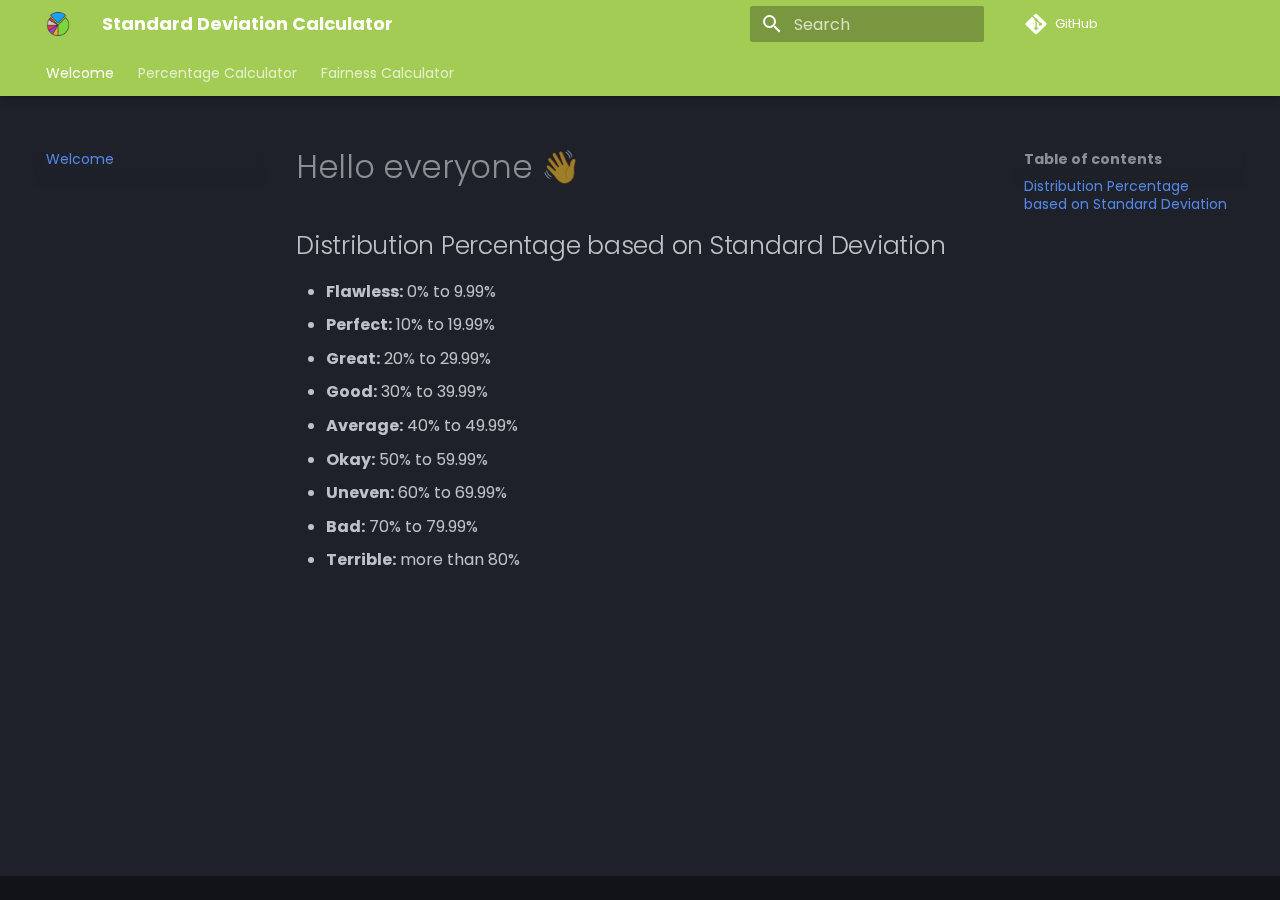
<file: index.html>
<!doctype html>
<html lang="en" class="no-js">
  <head>
    
      <meta charset="utf-8">
      <meta name="viewport" content="width=device-width,initial-scale=1">
      
      
      
      
      
        <link rel="next" href="percentage/">
      
      
      <link rel="icon" href="img/PizzaGraph.png">
      <meta name="generator" content="mkdocs-1.6.1, mkdocs-material-9.6.14">
    
    
      
        <title>Standard Deviation Calculator</title>
      
    
    
      <link rel="stylesheet" href="assets/stylesheets/main.342714a4.min.css">
      
        
        <link rel="stylesheet" href="assets/stylesheets/palette.06af60db.min.css">
      
      


    
    
      
    
    
      
        
        
        <link rel="preconnect" href="https://fonts.gstatic.com" crossorigin>
        <link rel="stylesheet" href="https://fonts.googleapis.com/css?family=Poppins:300,300i,400,400i,700,700i%7CRoboto+Mono:400,400i,700,700i&display=fallback">
        <style>:root{--md-text-font:"Poppins";--md-code-font:"Roboto Mono"}</style>
      
    
    
      <link rel="stylesheet" href="stylesheets/extra.css">
    
    <script>__md_scope=new URL(".",location),__md_hash=e=>[...e].reduce(((e,_)=>(e<<5)-e+_.charCodeAt(0)),0),__md_get=(e,_=localStorage,t=__md_scope)=>JSON.parse(_.getItem(t.pathname+"."+e)),__md_set=(e,_,t=localStorage,a=__md_scope)=>{try{t.setItem(a.pathname+"."+e,JSON.stringify(_))}catch(e){}}</script>
    
      

    
    
    
  </head>
  
  
    
    
    
    
    
    <body dir="ltr" data-md-color-scheme="slate" data-md-color-primary="indigo" data-md-color-accent="indigo">
  
    
    <input class="md-toggle" data-md-toggle="drawer" type="checkbox" id="__drawer" autocomplete="off">
    <input class="md-toggle" data-md-toggle="search" type="checkbox" id="__search" autocomplete="off">
    <label class="md-overlay" for="__drawer"></label>
    <div data-md-component="skip">
      
        
        <a href="#hello-everyone" class="md-skip">
          Skip to content
        </a>
      
    </div>
    <div data-md-component="announce">
      
    </div>
    
    
      

  

<header class="md-header md-header--shadow md-header--lifted" data-md-component="header">
  <nav class="md-header__inner md-grid" aria-label="Header">
    <a href="." title="Standard Deviation Calculator" class="md-header__button md-logo" aria-label="Standard Deviation Calculator" data-md-component="logo">
      
  <img src="img/PizzaGraph.png" alt="logo">

    </a>
    <label class="md-header__button md-icon" for="__drawer">
      
      <svg xmlns="http://www.w3.org/2000/svg" viewBox="0 0 24 24"><path d="M3 6h18v2H3zm0 5h18v2H3zm0 5h18v2H3z"/></svg>
    </label>
    <div class="md-header__title" data-md-component="header-title">
      <div class="md-header__ellipsis">
        <div class="md-header__topic">
          <span class="md-ellipsis">
            Standard Deviation Calculator
          </span>
        </div>
        <div class="md-header__topic" data-md-component="header-topic">
          <span class="md-ellipsis">
            
              Welcome
            
          </span>
        </div>
      </div>
    </div>
    
      
    
    
    
    
      
      
        <label class="md-header__button md-icon" for="__search">
          
          <svg xmlns="http://www.w3.org/2000/svg" viewBox="0 0 24 24"><path d="M9.5 3A6.5 6.5 0 0 1 16 9.5c0 1.61-.59 3.09-1.56 4.23l.27.27h.79l5 5-1.5 1.5-5-5v-.79l-.27-.27A6.52 6.52 0 0 1 9.5 16 6.5 6.5 0 0 1 3 9.5 6.5 6.5 0 0 1 9.5 3m0 2C7 5 5 7 5 9.5S7 14 9.5 14 14 12 14 9.5 12 5 9.5 5"/></svg>
        </label>
        <div class="md-search" data-md-component="search" role="dialog">
  <label class="md-search__overlay" for="__search"></label>
  <div class="md-search__inner" role="search">
    <form class="md-search__form" name="search">
      <input type="text" class="md-search__input" name="query" aria-label="Search" placeholder="Search" autocapitalize="off" autocorrect="off" autocomplete="off" spellcheck="false" data-md-component="search-query" required>
      <label class="md-search__icon md-icon" for="__search">
        
        <svg xmlns="http://www.w3.org/2000/svg" viewBox="0 0 24 24"><path d="M9.5 3A6.5 6.5 0 0 1 16 9.5c0 1.61-.59 3.09-1.56 4.23l.27.27h.79l5 5-1.5 1.5-5-5v-.79l-.27-.27A6.52 6.52 0 0 1 9.5 16 6.5 6.5 0 0 1 3 9.5 6.5 6.5 0 0 1 9.5 3m0 2C7 5 5 7 5 9.5S7 14 9.5 14 14 12 14 9.5 12 5 9.5 5"/></svg>
        
        <svg xmlns="http://www.w3.org/2000/svg" viewBox="0 0 24 24"><path d="M20 11v2H8l5.5 5.5-1.42 1.42L4.16 12l7.92-7.92L13.5 5.5 8 11z"/></svg>
      </label>
      <nav class="md-search__options" aria-label="Search">
        
        <button type="reset" class="md-search__icon md-icon" title="Clear" aria-label="Clear" tabindex="-1">
          
          <svg xmlns="http://www.w3.org/2000/svg" viewBox="0 0 24 24"><path d="M19 6.41 17.59 5 12 10.59 6.41 5 5 6.41 10.59 12 5 17.59 6.41 19 12 13.41 17.59 19 19 17.59 13.41 12z"/></svg>
        </button>
      </nav>
      
    </form>
    <div class="md-search__output">
      <div class="md-search__scrollwrap" tabindex="0" data-md-scrollfix>
        <div class="md-search-result" data-md-component="search-result">
          <div class="md-search-result__meta">
            Initializing search
          </div>
          <ol class="md-search-result__list" role="presentation"></ol>
        </div>
      </div>
    </div>
  </div>
</div>
      
    
    
      <div class="md-header__source">
        <a href="https://github.com/Davicamilo23/standard-deviation-calculator" title="Go to repository" class="md-source" data-md-component="source">
  <div class="md-source__icon md-icon">
    
    <svg xmlns="http://www.w3.org/2000/svg" viewBox="0 0 448 512"><!--! Font Awesome Free 6.7.2 by @fontawesome - https://fontawesome.com License - https://fontawesome.com/license/free (Icons: CC BY 4.0, Fonts: SIL OFL 1.1, Code: MIT License) Copyright 2024 Fonticons, Inc.--><path d="M439.55 236.05 244 40.45a28.87 28.87 0 0 0-40.81 0l-40.66 40.63 51.52 51.52c27.06-9.14 52.68 16.77 43.39 43.68l49.66 49.66c34.23-11.8 61.18 31 35.47 56.69-26.49 26.49-70.21-2.87-56-37.34L240.22 199v121.85c25.3 12.54 22.26 41.85 9.08 55a34.34 34.34 0 0 1-48.55 0c-17.57-17.6-11.07-46.91 11.25-56v-123c-20.8-8.51-24.6-30.74-18.64-45L142.57 101 8.45 235.14a28.86 28.86 0 0 0 0 40.81l195.61 195.6a28.86 28.86 0 0 0 40.8 0l194.69-194.69a28.86 28.86 0 0 0 0-40.81"/></svg>
  </div>
  <div class="md-source__repository">
    GitHub
  </div>
</a>
      </div>
    
  </nav>
  
    
      
<nav class="md-tabs" aria-label="Tabs" data-md-component="tabs">
  <div class="md-grid">
    <ul class="md-tabs__list">
      
        
  
  
  
    
  
  
    <li class="md-tabs__item md-tabs__item--active">
      <a href="." class="md-tabs__link">
        
  
  
    
  
  Welcome

      </a>
    </li>
  

      
        
  
  
  
  
    <li class="md-tabs__item">
      <a href="percentage/" class="md-tabs__link">
        
  
  
    
  
  Percentage Calculator

      </a>
    </li>
  

      
        
  
  
  
  
    <li class="md-tabs__item">
      <a href="fairness/" class="md-tabs__link">
        
  
  
    
  
  Fairness Calculator

      </a>
    </li>
  

      
    </ul>
  </div>
</nav>
    
  
</header>
    
    <div class="md-container" data-md-component="container">
      
      
        
      
      <main class="md-main" data-md-component="main">
        <div class="md-main__inner md-grid">
          
            
              
              <div class="md-sidebar md-sidebar--primary" data-md-component="sidebar" data-md-type="navigation" >
                <div class="md-sidebar__scrollwrap">
                  <div class="md-sidebar__inner">
                    


  


<nav class="md-nav md-nav--primary md-nav--lifted" aria-label="Navigation" data-md-level="0">
  <label class="md-nav__title" for="__drawer">
    <a href="." title="Standard Deviation Calculator" class="md-nav__button md-logo" aria-label="Standard Deviation Calculator" data-md-component="logo">
      
  <img src="img/PizzaGraph.png" alt="logo">

    </a>
    Standard Deviation Calculator
  </label>
  
    <div class="md-nav__source">
      <a href="https://github.com/Davicamilo23/standard-deviation-calculator" title="Go to repository" class="md-source" data-md-component="source">
  <div class="md-source__icon md-icon">
    
    <svg xmlns="http://www.w3.org/2000/svg" viewBox="0 0 448 512"><!--! Font Awesome Free 6.7.2 by @fontawesome - https://fontawesome.com License - https://fontawesome.com/license/free (Icons: CC BY 4.0, Fonts: SIL OFL 1.1, Code: MIT License) Copyright 2024 Fonticons, Inc.--><path d="M439.55 236.05 244 40.45a28.87 28.87 0 0 0-40.81 0l-40.66 40.63 51.52 51.52c27.06-9.14 52.68 16.77 43.39 43.68l49.66 49.66c34.23-11.8 61.18 31 35.47 56.69-26.49 26.49-70.21-2.87-56-37.34L240.22 199v121.85c25.3 12.54 22.26 41.85 9.08 55a34.34 34.34 0 0 1-48.55 0c-17.57-17.6-11.07-46.91 11.25-56v-123c-20.8-8.51-24.6-30.74-18.64-45L142.57 101 8.45 235.14a28.86 28.86 0 0 0 0 40.81l195.61 195.6a28.86 28.86 0 0 0 40.8 0l194.69-194.69a28.86 28.86 0 0 0 0-40.81"/></svg>
  </div>
  <div class="md-source__repository">
    GitHub
  </div>
</a>
    </div>
  
  <ul class="md-nav__list" data-md-scrollfix>
    
      
      
  
  
    
  
  
  
    <li class="md-nav__item md-nav__item--active">
      
      <input class="md-nav__toggle md-toggle" type="checkbox" id="__toc">
      
      
        
      
      
        <label class="md-nav__link md-nav__link--active" for="__toc">
          
  
  
  <span class="md-ellipsis">
    Welcome
    
  </span>
  

          <span class="md-nav__icon md-icon"></span>
        </label>
      
      <a href="." class="md-nav__link md-nav__link--active">
        
  
  
  <span class="md-ellipsis">
    Welcome
    
  </span>
  

      </a>
      
        

<nav class="md-nav md-nav--secondary" aria-label="Table of contents">
  
  
  
    
  
  
    <label class="md-nav__title" for="__toc">
      <span class="md-nav__icon md-icon"></span>
      Table of contents
    </label>
    <ul class="md-nav__list" data-md-component="toc" data-md-scrollfix>
      
        <li class="md-nav__item">
  <a href="#distribution-percentage-based-on-standard-deviation" class="md-nav__link">
    <span class="md-ellipsis">
      Distribution Percentage based on Standard Deviation
    </span>
  </a>
  
</li>
      
    </ul>
  
</nav>
      
    </li>
  

    
      
      
  
  
  
  
    <li class="md-nav__item">
      <a href="percentage/" class="md-nav__link">
        
  
  
  <span class="md-ellipsis">
    Percentage Calculator
    
  </span>
  

      </a>
    </li>
  

    
      
      
  
  
  
  
    <li class="md-nav__item">
      <a href="fairness/" class="md-nav__link">
        
  
  
  <span class="md-ellipsis">
    Fairness Calculator
    
  </span>
  

      </a>
    </li>
  

    
  </ul>
</nav>
                  </div>
                </div>
              </div>
            
            
              
              <div class="md-sidebar md-sidebar--secondary" data-md-component="sidebar" data-md-type="toc" >
                <div class="md-sidebar__scrollwrap">
                  <div class="md-sidebar__inner">
                    

<nav class="md-nav md-nav--secondary" aria-label="Table of contents">
  
  
  
    
  
  
    <label class="md-nav__title" for="__toc">
      <span class="md-nav__icon md-icon"></span>
      Table of contents
    </label>
    <ul class="md-nav__list" data-md-component="toc" data-md-scrollfix>
      
        <li class="md-nav__item">
  <a href="#distribution-percentage-based-on-standard-deviation" class="md-nav__link">
    <span class="md-ellipsis">
      Distribution Percentage based on Standard Deviation
    </span>
  </a>
  
</li>
      
    </ul>
  
</nav>
                  </div>
                </div>
              </div>
            
          
          
            <div class="md-content" data-md-component="content">
              <article class="md-content__inner md-typeset">
                
                  


  
  


<h1 id="hello-everyone">Hello everyone 👋</h1>
<h2 id="distribution-percentage-based-on-standard-deviation">Distribution Percentage based on Standard Deviation</h2>
<ul>
<li><strong>Flawless:</strong> 0% to 9.99%</li>
<li><strong>Perfect:</strong> 10% to 19.99%</li>
<li><strong>Great:</strong> 20% to 29.99%</li>
<li><strong>Good:</strong> 30% to 39.99%</li>
<li><strong>Average:</strong> 40% to 49.99%</li>
<li><strong>Okay:</strong> 50% to 59.99%</li>
<li><strong>Uneven:</strong> 60% to 69.99%</li>
<li><strong>Bad:</strong> 70% to 79.99%</li>
<li><strong>Terrible:</strong> more than 80%</li>
</ul>












                
              </article>
            </div>
          
          
<script>var target=document.getElementById(location.hash.slice(1));target&&target.name&&(target.checked=target.name.startsWith("__tabbed_"))</script>
        </div>
        
          <button type="button" class="md-top md-icon" data-md-component="top" hidden>
  
  <svg xmlns="http://www.w3.org/2000/svg" viewBox="0 0 24 24"><path d="M13 20h-2V8l-5.5 5.5-1.42-1.42L12 4.16l7.92 7.92-1.42 1.42L13 8z"/></svg>
  Back to top
</button>
        
      </main>
      
        <footer class="md-footer">
  
  <div class="md-footer-meta md-typeset">
    <div class="md-footer-meta__inner md-grid">
      <div class="md-copyright">
  
  
</div>
      
    </div>
  </div>
</footer>
      
    </div>
    <div class="md-dialog" data-md-component="dialog">
      <div class="md-dialog__inner md-typeset"></div>
    </div>
    
    
    
      
      <script id="__config" type="application/json">{"base": ".", "features": ["navigation.tabs", "navigation.tabs.sticky", "navigation.path", "navigation.top"], "search": "assets/javascripts/workers/search.d50fe291.min.js", "tags": null, "translations": {"clipboard.copied": "Copied to clipboard", "clipboard.copy": "Copy to clipboard", "search.result.more.one": "1 more on this page", "search.result.more.other": "# more on this page", "search.result.none": "No matching documents", "search.result.one": "1 matching document", "search.result.other": "# matching documents", "search.result.placeholder": "Type to start searching", "search.result.term.missing": "Missing", "select.version": "Select version"}, "version": null}</script>
    
    
      <script src="assets/javascripts/bundle.13a4f30d.min.js"></script>
      
    
  </body>
</html>
</file>
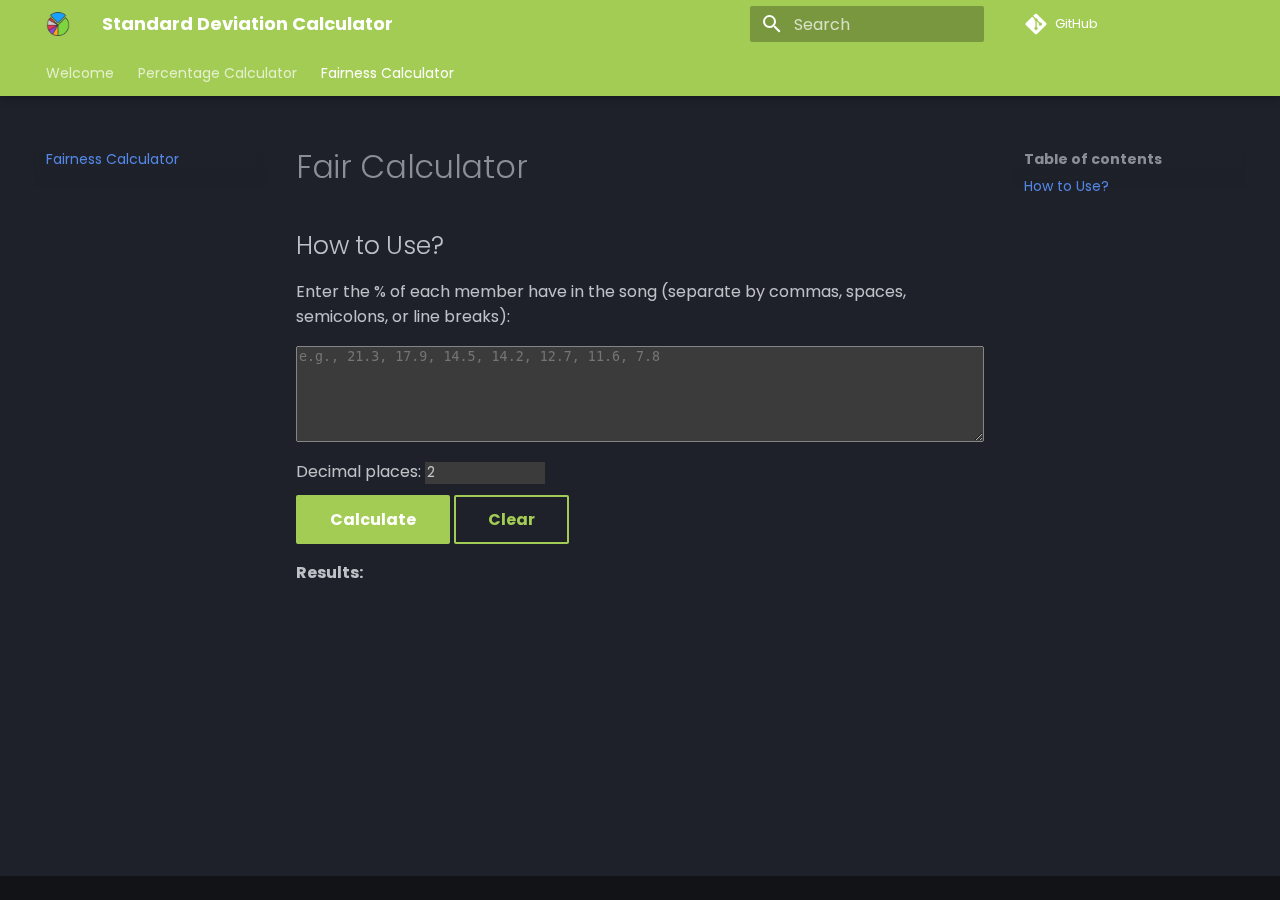
<file: fairness/index.html>
<!doctype html>
<html lang="en" class="no-js">
  <head>
    
      <meta charset="utf-8">
      <meta name="viewport" content="width=device-width,initial-scale=1">
      
      
      
      
        <link rel="prev" href="../percentage/">
      
      
      
      <link rel="icon" href="../img/PizzaGraph.png">
      <meta name="generator" content="mkdocs-1.6.1, mkdocs-material-9.6.14">
    
    
      
        <title>Fairness Calculator - Standard Deviation Calculator</title>
      
    
    
      <link rel="stylesheet" href="../assets/stylesheets/main.342714a4.min.css">
      
        
        <link rel="stylesheet" href="../assets/stylesheets/palette.06af60db.min.css">
      
      


    
    
      
    
    
      
        
        
        <link rel="preconnect" href="https://fonts.gstatic.com" crossorigin>
        <link rel="stylesheet" href="https://fonts.googleapis.com/css?family=Poppins:300,300i,400,400i,700,700i%7CRoboto+Mono:400,400i,700,700i&display=fallback">
        <style>:root{--md-text-font:"Poppins";--md-code-font:"Roboto Mono"}</style>
      
    
    
      <link rel="stylesheet" href="../stylesheets/extra.css">
    
    <script>__md_scope=new URL("..",location),__md_hash=e=>[...e].reduce(((e,_)=>(e<<5)-e+_.charCodeAt(0)),0),__md_get=(e,_=localStorage,t=__md_scope)=>JSON.parse(_.getItem(t.pathname+"."+e)),__md_set=(e,_,t=localStorage,a=__md_scope)=>{try{t.setItem(a.pathname+"."+e,JSON.stringify(_))}catch(e){}}</script>
    
      

    
    
    
  </head>
  
  
    
    
    
    
    
    <body dir="ltr" data-md-color-scheme="slate" data-md-color-primary="indigo" data-md-color-accent="indigo">
  
    
    <input class="md-toggle" data-md-toggle="drawer" type="checkbox" id="__drawer" autocomplete="off">
    <input class="md-toggle" data-md-toggle="search" type="checkbox" id="__search" autocomplete="off">
    <label class="md-overlay" for="__drawer"></label>
    <div data-md-component="skip">
      
        
        <a href="#fair-calculator" class="md-skip">
          Skip to content
        </a>
      
    </div>
    <div data-md-component="announce">
      
    </div>
    
    
      

  

<header class="md-header md-header--shadow md-header--lifted" data-md-component="header">
  <nav class="md-header__inner md-grid" aria-label="Header">
    <a href=".." title="Standard Deviation Calculator" class="md-header__button md-logo" aria-label="Standard Deviation Calculator" data-md-component="logo">
      
  <img src="../img/PizzaGraph.png" alt="logo">

    </a>
    <label class="md-header__button md-icon" for="__drawer">
      
      <svg xmlns="http://www.w3.org/2000/svg" viewBox="0 0 24 24"><path d="M3 6h18v2H3zm0 5h18v2H3zm0 5h18v2H3z"/></svg>
    </label>
    <div class="md-header__title" data-md-component="header-title">
      <div class="md-header__ellipsis">
        <div class="md-header__topic">
          <span class="md-ellipsis">
            Standard Deviation Calculator
          </span>
        </div>
        <div class="md-header__topic" data-md-component="header-topic">
          <span class="md-ellipsis">
            
              Fairness Calculator
            
          </span>
        </div>
      </div>
    </div>
    
      
    
    
    
    
      
      
        <label class="md-header__button md-icon" for="__search">
          
          <svg xmlns="http://www.w3.org/2000/svg" viewBox="0 0 24 24"><path d="M9.5 3A6.5 6.5 0 0 1 16 9.5c0 1.61-.59 3.09-1.56 4.23l.27.27h.79l5 5-1.5 1.5-5-5v-.79l-.27-.27A6.52 6.52 0 0 1 9.5 16 6.5 6.5 0 0 1 3 9.5 6.5 6.5 0 0 1 9.5 3m0 2C7 5 5 7 5 9.5S7 14 9.5 14 14 12 14 9.5 12 5 9.5 5"/></svg>
        </label>
        <div class="md-search" data-md-component="search" role="dialog">
  <label class="md-search__overlay" for="__search"></label>
  <div class="md-search__inner" role="search">
    <form class="md-search__form" name="search">
      <input type="text" class="md-search__input" name="query" aria-label="Search" placeholder="Search" autocapitalize="off" autocorrect="off" autocomplete="off" spellcheck="false" data-md-component="search-query" required>
      <label class="md-search__icon md-icon" for="__search">
        
        <svg xmlns="http://www.w3.org/2000/svg" viewBox="0 0 24 24"><path d="M9.5 3A6.5 6.5 0 0 1 16 9.5c0 1.61-.59 3.09-1.56 4.23l.27.27h.79l5 5-1.5 1.5-5-5v-.79l-.27-.27A6.52 6.52 0 0 1 9.5 16 6.5 6.5 0 0 1 3 9.5 6.5 6.5 0 0 1 9.5 3m0 2C7 5 5 7 5 9.5S7 14 9.5 14 14 12 14 9.5 12 5 9.5 5"/></svg>
        
        <svg xmlns="http://www.w3.org/2000/svg" viewBox="0 0 24 24"><path d="M20 11v2H8l5.5 5.5-1.42 1.42L4.16 12l7.92-7.92L13.5 5.5 8 11z"/></svg>
      </label>
      <nav class="md-search__options" aria-label="Search">
        
        <button type="reset" class="md-search__icon md-icon" title="Clear" aria-label="Clear" tabindex="-1">
          
          <svg xmlns="http://www.w3.org/2000/svg" viewBox="0 0 24 24"><path d="M19 6.41 17.59 5 12 10.59 6.41 5 5 6.41 10.59 12 5 17.59 6.41 19 12 13.41 17.59 19 19 17.59 13.41 12z"/></svg>
        </button>
      </nav>
      
    </form>
    <div class="md-search__output">
      <div class="md-search__scrollwrap" tabindex="0" data-md-scrollfix>
        <div class="md-search-result" data-md-component="search-result">
          <div class="md-search-result__meta">
            Initializing search
          </div>
          <ol class="md-search-result__list" role="presentation"></ol>
        </div>
      </div>
    </div>
  </div>
</div>
      
    
    
      <div class="md-header__source">
        <a href="https://github.com/Davicamilo23/standard-deviation-calculator" title="Go to repository" class="md-source" data-md-component="source">
  <div class="md-source__icon md-icon">
    
    <svg xmlns="http://www.w3.org/2000/svg" viewBox="0 0 448 512"><!--! Font Awesome Free 6.7.2 by @fontawesome - https://fontawesome.com License - https://fontawesome.com/license/free (Icons: CC BY 4.0, Fonts: SIL OFL 1.1, Code: MIT License) Copyright 2024 Fonticons, Inc.--><path d="M439.55 236.05 244 40.45a28.87 28.87 0 0 0-40.81 0l-40.66 40.63 51.52 51.52c27.06-9.14 52.68 16.77 43.39 43.68l49.66 49.66c34.23-11.8 61.18 31 35.47 56.69-26.49 26.49-70.21-2.87-56-37.34L240.22 199v121.85c25.3 12.54 22.26 41.85 9.08 55a34.34 34.34 0 0 1-48.55 0c-17.57-17.6-11.07-46.91 11.25-56v-123c-20.8-8.51-24.6-30.74-18.64-45L142.57 101 8.45 235.14a28.86 28.86 0 0 0 0 40.81l195.61 195.6a28.86 28.86 0 0 0 40.8 0l194.69-194.69a28.86 28.86 0 0 0 0-40.81"/></svg>
  </div>
  <div class="md-source__repository">
    GitHub
  </div>
</a>
      </div>
    
  </nav>
  
    
      
<nav class="md-tabs" aria-label="Tabs" data-md-component="tabs">
  <div class="md-grid">
    <ul class="md-tabs__list">
      
        
  
  
  
  
    <li class="md-tabs__item">
      <a href=".." class="md-tabs__link">
        
  
  
    
  
  Welcome

      </a>
    </li>
  

      
        
  
  
  
  
    <li class="md-tabs__item">
      <a href="../percentage/" class="md-tabs__link">
        
  
  
    
  
  Percentage Calculator

      </a>
    </li>
  

      
        
  
  
  
    
  
  
    <li class="md-tabs__item md-tabs__item--active">
      <a href="./" class="md-tabs__link">
        
  
  
    
  
  Fairness Calculator

      </a>
    </li>
  

      
    </ul>
  </div>
</nav>
    
  
</header>
    
    <div class="md-container" data-md-component="container">
      
      
        
      
      <main class="md-main" data-md-component="main">
        <div class="md-main__inner md-grid">
          
            
              
              <div class="md-sidebar md-sidebar--primary" data-md-component="sidebar" data-md-type="navigation" >
                <div class="md-sidebar__scrollwrap">
                  <div class="md-sidebar__inner">
                    


  


<nav class="md-nav md-nav--primary md-nav--lifted" aria-label="Navigation" data-md-level="0">
  <label class="md-nav__title" for="__drawer">
    <a href=".." title="Standard Deviation Calculator" class="md-nav__button md-logo" aria-label="Standard Deviation Calculator" data-md-component="logo">
      
  <img src="../img/PizzaGraph.png" alt="logo">

    </a>
    Standard Deviation Calculator
  </label>
  
    <div class="md-nav__source">
      <a href="https://github.com/Davicamilo23/standard-deviation-calculator" title="Go to repository" class="md-source" data-md-component="source">
  <div class="md-source__icon md-icon">
    
    <svg xmlns="http://www.w3.org/2000/svg" viewBox="0 0 448 512"><!--! Font Awesome Free 6.7.2 by @fontawesome - https://fontawesome.com License - https://fontawesome.com/license/free (Icons: CC BY 4.0, Fonts: SIL OFL 1.1, Code: MIT License) Copyright 2024 Fonticons, Inc.--><path d="M439.55 236.05 244 40.45a28.87 28.87 0 0 0-40.81 0l-40.66 40.63 51.52 51.52c27.06-9.14 52.68 16.77 43.39 43.68l49.66 49.66c34.23-11.8 61.18 31 35.47 56.69-26.49 26.49-70.21-2.87-56-37.34L240.22 199v121.85c25.3 12.54 22.26 41.85 9.08 55a34.34 34.34 0 0 1-48.55 0c-17.57-17.6-11.07-46.91 11.25-56v-123c-20.8-8.51-24.6-30.74-18.64-45L142.57 101 8.45 235.14a28.86 28.86 0 0 0 0 40.81l195.61 195.6a28.86 28.86 0 0 0 40.8 0l194.69-194.69a28.86 28.86 0 0 0 0-40.81"/></svg>
  </div>
  <div class="md-source__repository">
    GitHub
  </div>
</a>
    </div>
  
  <ul class="md-nav__list" data-md-scrollfix>
    
      
      
  
  
  
  
    <li class="md-nav__item">
      <a href=".." class="md-nav__link">
        
  
  
  <span class="md-ellipsis">
    Welcome
    
  </span>
  

      </a>
    </li>
  

    
      
      
  
  
  
  
    <li class="md-nav__item">
      <a href="../percentage/" class="md-nav__link">
        
  
  
  <span class="md-ellipsis">
    Percentage Calculator
    
  </span>
  

      </a>
    </li>
  

    
      
      
  
  
    
  
  
  
    <li class="md-nav__item md-nav__item--active">
      
      <input class="md-nav__toggle md-toggle" type="checkbox" id="__toc">
      
      
        
      
      
        <label class="md-nav__link md-nav__link--active" for="__toc">
          
  
  
  <span class="md-ellipsis">
    Fairness Calculator
    
  </span>
  

          <span class="md-nav__icon md-icon"></span>
        </label>
      
      <a href="./" class="md-nav__link md-nav__link--active">
        
  
  
  <span class="md-ellipsis">
    Fairness Calculator
    
  </span>
  

      </a>
      
        

<nav class="md-nav md-nav--secondary" aria-label="Table of contents">
  
  
  
    
  
  
    <label class="md-nav__title" for="__toc">
      <span class="md-nav__icon md-icon"></span>
      Table of contents
    </label>
    <ul class="md-nav__list" data-md-component="toc" data-md-scrollfix>
      
        <li class="md-nav__item">
  <a href="#how-to-use" class="md-nav__link">
    <span class="md-ellipsis">
      How to Use?
    </span>
  </a>
  
</li>
      
    </ul>
  
</nav>
      
    </li>
  

    
  </ul>
</nav>
                  </div>
                </div>
              </div>
            
            
              
              <div class="md-sidebar md-sidebar--secondary" data-md-component="sidebar" data-md-type="toc" >
                <div class="md-sidebar__scrollwrap">
                  <div class="md-sidebar__inner">
                    

<nav class="md-nav md-nav--secondary" aria-label="Table of contents">
  
  
  
    
  
  
    <label class="md-nav__title" for="__toc">
      <span class="md-nav__icon md-icon"></span>
      Table of contents
    </label>
    <ul class="md-nav__list" data-md-component="toc" data-md-scrollfix>
      
        <li class="md-nav__item">
  <a href="#how-to-use" class="md-nav__link">
    <span class="md-ellipsis">
      How to Use?
    </span>
  </a>
  
</li>
      
    </ul>
  
</nav>
                  </div>
                </div>
              </div>
            
          
          
            <div class="md-content" data-md-component="content">
              <article class="md-content__inner md-typeset">
                
                  


  
  


<h1 id="fair-calculator">Fair Calculator</h1>
<h2 id="how-to-use">How to Use?</h2>
<p>Enter the % of each member have in the song (separate by commas, spaces, semicolons, or line breaks):</p>
<form id="std-form" class="std-form">
  <textarea id="vals" rows="6" style="width:100%;" placeholder="e.g., 21.3, 17.9, 14.5, 14.2, 12.7, 11.6, 7.8"></textarea>

  <div style="margin: 0.5rem 0;">
    Decimal places:
    <input type="number" id="decimals" value="2" min="0" max="10" style="width:6rem;">
  </div>

  <button type="button" class="md-button md-button--primary" onclick="calcStd()">Calculate</button>
  <button type="button" class="md-button" onclick="clearStd()">Clear</button>
</form>

<p><strong>Results:</strong></p>
<div id="std-result"></div>

<script>
function parseNumbers(input) {
  const tokens = (input || "")
    .replace(/[^\d,.\-+\s;]+/g, " ")
    .split(/[\s,;]+/);

  const nums = [];
  for (const t of tokens) {
    if (!t) continue;
    const normalized = t.replace(",", "."); // support comma decimal
    const x = Number(normalized);
    if (Number.isFinite(x)) nums.push(x);
  }
  return nums;
}

function round(x, d) {
  const f = Math.pow(10, d);
  return Math.round((x + Number.EPSILON) * f) / f;
}

// Classify your fairness metric (you can tweak thresholds/texts)
function classifyDistribution(value) {
  if (value < 10) return "Flawless";
  if (value < 20) return "Perfect";
  if (value < 30) return "Great";
  if (value < 40) return "Good";
  if (value < 50) return "Average";
  if (value < 60) return "Okay";
  if (value < 70) return "Uneven";
  if (value < 80) return "Bad";
  return "Terrible";
}

function calcStd() {
  const raw = document.getElementById('vals').value;
  const dec = Math.min(10, Math.max(0, parseInt(document.getElementById('decimals').value || "2", 10)));

  const data = parseNumbers(raw);
  const n = data.length;
  const out = document.getElementById('std-result');

  if (n === 0) {
    out.innerHTML = '<p style="color:var(--md-accent-fg-color);">You need to enter at least one value.</p>';
    return;
  }

  // mean
  const mean = data.reduce((a,b)=>a+b, 0) / n;

  // sum of squared deviations
  const ss = data.reduce((acc, x) => acc + Math.pow(x - mean, 2), 0);

  // population variance
  const variance = ss / n;

  // population standard deviation
  const std = Math.sqrt(variance);

  // Your metric (kept as std * n) and formatting helpers
  const metric = std * n; // percentage-based metric
  const fmtNum = (x)=> round(x, dec).toFixed(dec);
  const classification = classifyDistribution(metric);

  out.innerHTML = `
    <div class="md-typeset">
      <ul>
        <li>The % percentage difference of this song is <strong>${fmtNum(metric)}%</strong></li>
        <li>This means the distribution is <strong>${classification}</strong>!</li>
      </ul>
    </div>
  `;
}

function clearStd() {
  document.getElementById('vals').value = '';
  document.getElementById('std-result').innerHTML = '';
}
</script>












                
              </article>
            </div>
          
          
<script>var target=document.getElementById(location.hash.slice(1));target&&target.name&&(target.checked=target.name.startsWith("__tabbed_"))</script>
        </div>
        
          <button type="button" class="md-top md-icon" data-md-component="top" hidden>
  
  <svg xmlns="http://www.w3.org/2000/svg" viewBox="0 0 24 24"><path d="M13 20h-2V8l-5.5 5.5-1.42-1.42L12 4.16l7.92 7.92-1.42 1.42L13 8z"/></svg>
  Back to top
</button>
        
      </main>
      
        <footer class="md-footer">
  
  <div class="md-footer-meta md-typeset">
    <div class="md-footer-meta__inner md-grid">
      <div class="md-copyright">
  
  
</div>
      
    </div>
  </div>
</footer>
      
    </div>
    <div class="md-dialog" data-md-component="dialog">
      <div class="md-dialog__inner md-typeset"></div>
    </div>
    
    
    
      
      <script id="__config" type="application/json">{"base": "..", "features": ["navigation.tabs", "navigation.tabs.sticky", "navigation.path", "navigation.top"], "search": "../assets/javascripts/workers/search.d50fe291.min.js", "tags": null, "translations": {"clipboard.copied": "Copied to clipboard", "clipboard.copy": "Copy to clipboard", "search.result.more.one": "1 more on this page", "search.result.more.other": "# more on this page", "search.result.none": "No matching documents", "search.result.one": "1 matching document", "search.result.other": "# matching documents", "search.result.placeholder": "Type to start searching", "search.result.term.missing": "Missing", "select.version": "Select version"}, "version": null}</script>
    
    
      <script src="../assets/javascripts/bundle.13a4f30d.min.js"></script>
      
    
  </body>
</html>
</file>
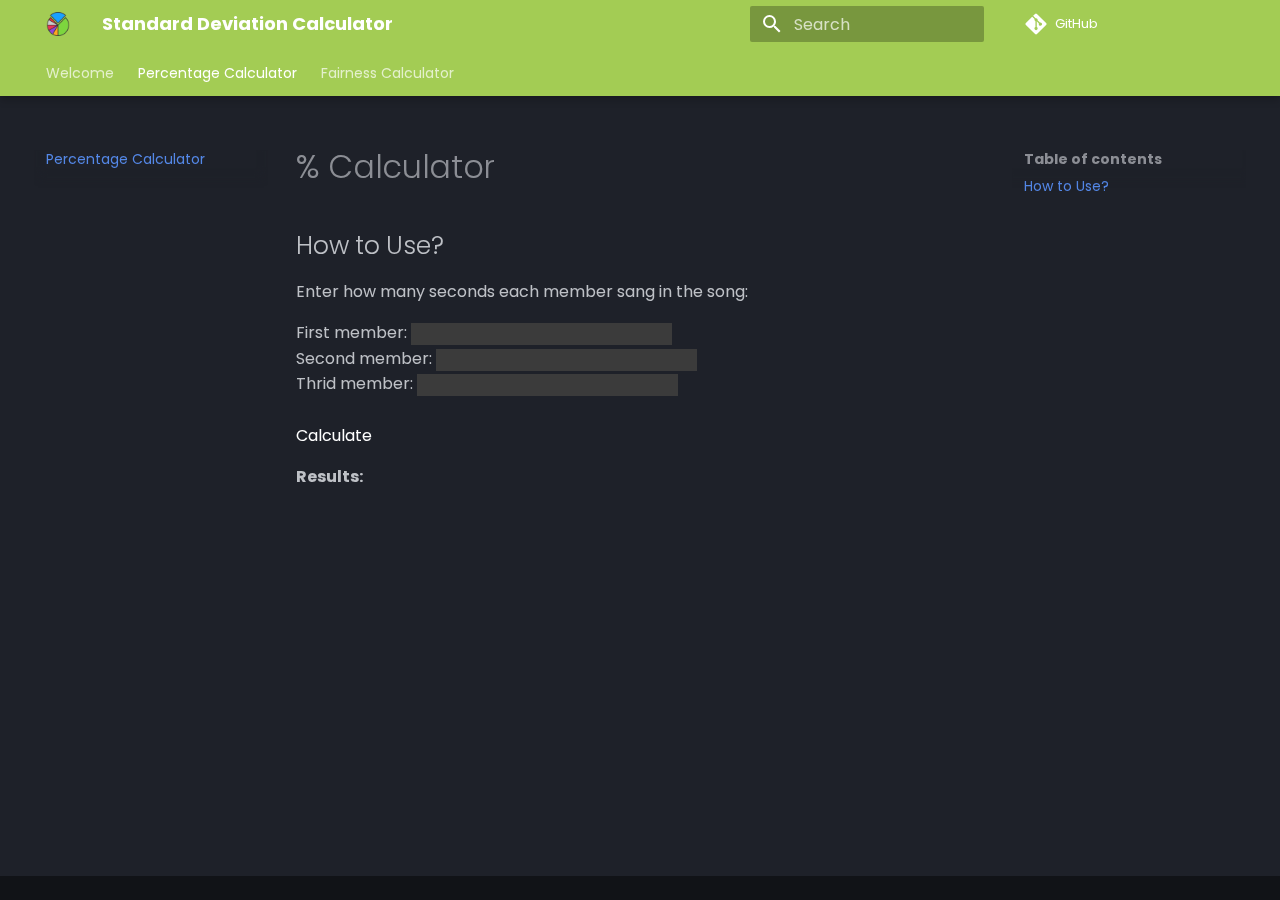
<file: percentage/index.html>
<!doctype html>
<html lang="en" class="no-js">
  <head>
    
      <meta charset="utf-8">
      <meta name="viewport" content="width=device-width,initial-scale=1">
      
      
      
      
        <link rel="prev" href="..">
      
      
        <link rel="next" href="../fairness/">
      
      
      <link rel="icon" href="../img/PizzaGraph.png">
      <meta name="generator" content="mkdocs-1.6.1, mkdocs-material-9.6.14">
    
    
      
        <title>Percentage Calculator - Standard Deviation Calculator</title>
      
    
    
      <link rel="stylesheet" href="../assets/stylesheets/main.342714a4.min.css">
      
        
        <link rel="stylesheet" href="../assets/stylesheets/palette.06af60db.min.css">
      
      


    
    
      
    
    
      
        
        
        <link rel="preconnect" href="https://fonts.gstatic.com" crossorigin>
        <link rel="stylesheet" href="https://fonts.googleapis.com/css?family=Poppins:300,300i,400,400i,700,700i%7CRoboto+Mono:400,400i,700,700i&display=fallback">
        <style>:root{--md-text-font:"Poppins";--md-code-font:"Roboto Mono"}</style>
      
    
    
      <link rel="stylesheet" href="../stylesheets/extra.css">
    
    <script>__md_scope=new URL("..",location),__md_hash=e=>[...e].reduce(((e,_)=>(e<<5)-e+_.charCodeAt(0)),0),__md_get=(e,_=localStorage,t=__md_scope)=>JSON.parse(_.getItem(t.pathname+"."+e)),__md_set=(e,_,t=localStorage,a=__md_scope)=>{try{t.setItem(a.pathname+"."+e,JSON.stringify(_))}catch(e){}}</script>
    
      

    
    
    
  </head>
  
  
    
    
    
    
    
    <body dir="ltr" data-md-color-scheme="slate" data-md-color-primary="indigo" data-md-color-accent="indigo">
  
    
    <input class="md-toggle" data-md-toggle="drawer" type="checkbox" id="__drawer" autocomplete="off">
    <input class="md-toggle" data-md-toggle="search" type="checkbox" id="__search" autocomplete="off">
    <label class="md-overlay" for="__drawer"></label>
    <div data-md-component="skip">
      
        
        <a href="#calculator" class="md-skip">
          Skip to content
        </a>
      
    </div>
    <div data-md-component="announce">
      
    </div>
    
    
      

  

<header class="md-header md-header--shadow md-header--lifted" data-md-component="header">
  <nav class="md-header__inner md-grid" aria-label="Header">
    <a href=".." title="Standard Deviation Calculator" class="md-header__button md-logo" aria-label="Standard Deviation Calculator" data-md-component="logo">
      
  <img src="../img/PizzaGraph.png" alt="logo">

    </a>
    <label class="md-header__button md-icon" for="__drawer">
      
      <svg xmlns="http://www.w3.org/2000/svg" viewBox="0 0 24 24"><path d="M3 6h18v2H3zm0 5h18v2H3zm0 5h18v2H3z"/></svg>
    </label>
    <div class="md-header__title" data-md-component="header-title">
      <div class="md-header__ellipsis">
        <div class="md-header__topic">
          <span class="md-ellipsis">
            Standard Deviation Calculator
          </span>
        </div>
        <div class="md-header__topic" data-md-component="header-topic">
          <span class="md-ellipsis">
            
              Percentage Calculator
            
          </span>
        </div>
      </div>
    </div>
    
      
    
    
    
    
      
      
        <label class="md-header__button md-icon" for="__search">
          
          <svg xmlns="http://www.w3.org/2000/svg" viewBox="0 0 24 24"><path d="M9.5 3A6.5 6.5 0 0 1 16 9.5c0 1.61-.59 3.09-1.56 4.23l.27.27h.79l5 5-1.5 1.5-5-5v-.79l-.27-.27A6.52 6.52 0 0 1 9.5 16 6.5 6.5 0 0 1 3 9.5 6.5 6.5 0 0 1 9.5 3m0 2C7 5 5 7 5 9.5S7 14 9.5 14 14 12 14 9.5 12 5 9.5 5"/></svg>
        </label>
        <div class="md-search" data-md-component="search" role="dialog">
  <label class="md-search__overlay" for="__search"></label>
  <div class="md-search__inner" role="search">
    <form class="md-search__form" name="search">
      <input type="text" class="md-search__input" name="query" aria-label="Search" placeholder="Search" autocapitalize="off" autocorrect="off" autocomplete="off" spellcheck="false" data-md-component="search-query" required>
      <label class="md-search__icon md-icon" for="__search">
        
        <svg xmlns="http://www.w3.org/2000/svg" viewBox="0 0 24 24"><path d="M9.5 3A6.5 6.5 0 0 1 16 9.5c0 1.61-.59 3.09-1.56 4.23l.27.27h.79l5 5-1.5 1.5-5-5v-.79l-.27-.27A6.52 6.52 0 0 1 9.5 16 6.5 6.5 0 0 1 3 9.5 6.5 6.5 0 0 1 9.5 3m0 2C7 5 5 7 5 9.5S7 14 9.5 14 14 12 14 9.5 12 5 9.5 5"/></svg>
        
        <svg xmlns="http://www.w3.org/2000/svg" viewBox="0 0 24 24"><path d="M20 11v2H8l5.5 5.5-1.42 1.42L4.16 12l7.92-7.92L13.5 5.5 8 11z"/></svg>
      </label>
      <nav class="md-search__options" aria-label="Search">
        
        <button type="reset" class="md-search__icon md-icon" title="Clear" aria-label="Clear" tabindex="-1">
          
          <svg xmlns="http://www.w3.org/2000/svg" viewBox="0 0 24 24"><path d="M19 6.41 17.59 5 12 10.59 6.41 5 5 6.41 10.59 12 5 17.59 6.41 19 12 13.41 17.59 19 19 17.59 13.41 12z"/></svg>
        </button>
      </nav>
      
    </form>
    <div class="md-search__output">
      <div class="md-search__scrollwrap" tabindex="0" data-md-scrollfix>
        <div class="md-search-result" data-md-component="search-result">
          <div class="md-search-result__meta">
            Initializing search
          </div>
          <ol class="md-search-result__list" role="presentation"></ol>
        </div>
      </div>
    </div>
  </div>
</div>
      
    
    
      <div class="md-header__source">
        <a href="https://github.com/Davicamilo23/standard-deviation-calculator" title="Go to repository" class="md-source" data-md-component="source">
  <div class="md-source__icon md-icon">
    
    <svg xmlns="http://www.w3.org/2000/svg" viewBox="0 0 448 512"><!--! Font Awesome Free 6.7.2 by @fontawesome - https://fontawesome.com License - https://fontawesome.com/license/free (Icons: CC BY 4.0, Fonts: SIL OFL 1.1, Code: MIT License) Copyright 2024 Fonticons, Inc.--><path d="M439.55 236.05 244 40.45a28.87 28.87 0 0 0-40.81 0l-40.66 40.63 51.52 51.52c27.06-9.14 52.68 16.77 43.39 43.68l49.66 49.66c34.23-11.8 61.18 31 35.47 56.69-26.49 26.49-70.21-2.87-56-37.34L240.22 199v121.85c25.3 12.54 22.26 41.85 9.08 55a34.34 34.34 0 0 1-48.55 0c-17.57-17.6-11.07-46.91 11.25-56v-123c-20.8-8.51-24.6-30.74-18.64-45L142.57 101 8.45 235.14a28.86 28.86 0 0 0 0 40.81l195.61 195.6a28.86 28.86 0 0 0 40.8 0l194.69-194.69a28.86 28.86 0 0 0 0-40.81"/></svg>
  </div>
  <div class="md-source__repository">
    GitHub
  </div>
</a>
      </div>
    
  </nav>
  
    
      
<nav class="md-tabs" aria-label="Tabs" data-md-component="tabs">
  <div class="md-grid">
    <ul class="md-tabs__list">
      
        
  
  
  
  
    <li class="md-tabs__item">
      <a href=".." class="md-tabs__link">
        
  
  
    
  
  Welcome

      </a>
    </li>
  

      
        
  
  
  
    
  
  
    <li class="md-tabs__item md-tabs__item--active">
      <a href="./" class="md-tabs__link">
        
  
  
    
  
  Percentage Calculator

      </a>
    </li>
  

      
        
  
  
  
  
    <li class="md-tabs__item">
      <a href="../fairness/" class="md-tabs__link">
        
  
  
    
  
  Fairness Calculator

      </a>
    </li>
  

      
    </ul>
  </div>
</nav>
    
  
</header>
    
    <div class="md-container" data-md-component="container">
      
      
        
      
      <main class="md-main" data-md-component="main">
        <div class="md-main__inner md-grid">
          
            
              
              <div class="md-sidebar md-sidebar--primary" data-md-component="sidebar" data-md-type="navigation" >
                <div class="md-sidebar__scrollwrap">
                  <div class="md-sidebar__inner">
                    


  


<nav class="md-nav md-nav--primary md-nav--lifted" aria-label="Navigation" data-md-level="0">
  <label class="md-nav__title" for="__drawer">
    <a href=".." title="Standard Deviation Calculator" class="md-nav__button md-logo" aria-label="Standard Deviation Calculator" data-md-component="logo">
      
  <img src="../img/PizzaGraph.png" alt="logo">

    </a>
    Standard Deviation Calculator
  </label>
  
    <div class="md-nav__source">
      <a href="https://github.com/Davicamilo23/standard-deviation-calculator" title="Go to repository" class="md-source" data-md-component="source">
  <div class="md-source__icon md-icon">
    
    <svg xmlns="http://www.w3.org/2000/svg" viewBox="0 0 448 512"><!--! Font Awesome Free 6.7.2 by @fontawesome - https://fontawesome.com License - https://fontawesome.com/license/free (Icons: CC BY 4.0, Fonts: SIL OFL 1.1, Code: MIT License) Copyright 2024 Fonticons, Inc.--><path d="M439.55 236.05 244 40.45a28.87 28.87 0 0 0-40.81 0l-40.66 40.63 51.52 51.52c27.06-9.14 52.68 16.77 43.39 43.68l49.66 49.66c34.23-11.8 61.18 31 35.47 56.69-26.49 26.49-70.21-2.87-56-37.34L240.22 199v121.85c25.3 12.54 22.26 41.85 9.08 55a34.34 34.34 0 0 1-48.55 0c-17.57-17.6-11.07-46.91 11.25-56v-123c-20.8-8.51-24.6-30.74-18.64-45L142.57 101 8.45 235.14a28.86 28.86 0 0 0 0 40.81l195.61 195.6a28.86 28.86 0 0 0 40.8 0l194.69-194.69a28.86 28.86 0 0 0 0-40.81"/></svg>
  </div>
  <div class="md-source__repository">
    GitHub
  </div>
</a>
    </div>
  
  <ul class="md-nav__list" data-md-scrollfix>
    
      
      
  
  
  
  
    <li class="md-nav__item">
      <a href=".." class="md-nav__link">
        
  
  
  <span class="md-ellipsis">
    Welcome
    
  </span>
  

      </a>
    </li>
  

    
      
      
  
  
    
  
  
  
    <li class="md-nav__item md-nav__item--active">
      
      <input class="md-nav__toggle md-toggle" type="checkbox" id="__toc">
      
      
        
      
      
        <label class="md-nav__link md-nav__link--active" for="__toc">
          
  
  
  <span class="md-ellipsis">
    Percentage Calculator
    
  </span>
  

          <span class="md-nav__icon md-icon"></span>
        </label>
      
      <a href="./" class="md-nav__link md-nav__link--active">
        
  
  
  <span class="md-ellipsis">
    Percentage Calculator
    
  </span>
  

      </a>
      
        

<nav class="md-nav md-nav--secondary" aria-label="Table of contents">
  
  
  
    
  
  
    <label class="md-nav__title" for="__toc">
      <span class="md-nav__icon md-icon"></span>
      Table of contents
    </label>
    <ul class="md-nav__list" data-md-component="toc" data-md-scrollfix>
      
        <li class="md-nav__item">
  <a href="#how-to-use" class="md-nav__link">
    <span class="md-ellipsis">
      How to Use?
    </span>
  </a>
  
</li>
      
    </ul>
  
</nav>
      
    </li>
  

    
      
      
  
  
  
  
    <li class="md-nav__item">
      <a href="../fairness/" class="md-nav__link">
        
  
  
  <span class="md-ellipsis">
    Fairness Calculator
    
  </span>
  

      </a>
    </li>
  

    
  </ul>
</nav>
                  </div>
                </div>
              </div>
            
            
              
              <div class="md-sidebar md-sidebar--secondary" data-md-component="sidebar" data-md-type="toc" >
                <div class="md-sidebar__scrollwrap">
                  <div class="md-sidebar__inner">
                    

<nav class="md-nav md-nav--secondary" aria-label="Table of contents">
  
  
  
    
  
  
    <label class="md-nav__title" for="__toc">
      <span class="md-nav__icon md-icon"></span>
      Table of contents
    </label>
    <ul class="md-nav__list" data-md-component="toc" data-md-scrollfix>
      
        <li class="md-nav__item">
  <a href="#how-to-use" class="md-nav__link">
    <span class="md-ellipsis">
      How to Use?
    </span>
  </a>
  
</li>
      
    </ul>
  
</nav>
                  </div>
                </div>
              </div>
            
          
          
            <div class="md-content" data-md-component="content">
              <article class="md-content__inner md-typeset">
                
                  


  
  


<h1 id="calculator">% Calculator</h1>
<h2 id="how-to-use">How to Use?</h2>
<p>Enter how many seconds each member sang in the song:</p>
<form id="calc-form">
  <label>First member: <input type="number" id="v1" step="any"></label><br>
  <label>Second member: <input type="number" id="v2" step="any"></label><br>
  <label>Thrid member: <input type="number" id="v3" step="any"></label><br><br>
  <button type="button" onclick="calc()">Calculate</button>
</form>

<p><strong>Results:</strong></p>
<div id="result"></div>

<script>
function calc() {
  const v1 = parseFloat(document.getElementById('v1').value) || 0;
  const v2 = parseFloat(document.getElementById('v2').value) || 0;
  const v3 = parseFloat(document.getElementById('v3').value) || 0;
  const total = v1 + v2 + v3;

  if (total === 0) {
    document.getElementById('result').innerText = "You must enter values greater than 0.";
    return;
  }

  const p1 = ((v1/total)*100).toFixed(2);
  const p2 = ((v2/total)*100).toFixed(2);
  const p3 = ((v3/total)*100).toFixed(2);

  document.getElementById('result').innerText =
    `First member: ${p1}% | Second member: ${p2}% | Third member: ${p3}%`;
}
</script>












                
              </article>
            </div>
          
          
<script>var target=document.getElementById(location.hash.slice(1));target&&target.name&&(target.checked=target.name.startsWith("__tabbed_"))</script>
        </div>
        
          <button type="button" class="md-top md-icon" data-md-component="top" hidden>
  
  <svg xmlns="http://www.w3.org/2000/svg" viewBox="0 0 24 24"><path d="M13 20h-2V8l-5.5 5.5-1.42-1.42L12 4.16l7.92 7.92-1.42 1.42L13 8z"/></svg>
  Back to top
</button>
        
      </main>
      
        <footer class="md-footer">
  
  <div class="md-footer-meta md-typeset">
    <div class="md-footer-meta__inner md-grid">
      <div class="md-copyright">
  
  
</div>
      
    </div>
  </div>
</footer>
      
    </div>
    <div class="md-dialog" data-md-component="dialog">
      <div class="md-dialog__inner md-typeset"></div>
    </div>
    
    
    
      
      <script id="__config" type="application/json">{"base": "..", "features": ["navigation.tabs", "navigation.tabs.sticky", "navigation.path", "navigation.top"], "search": "../assets/javascripts/workers/search.d50fe291.min.js", "tags": null, "translations": {"clipboard.copied": "Copied to clipboard", "clipboard.copy": "Copy to clipboard", "search.result.more.one": "1 more on this page", "search.result.more.other": "# more on this page", "search.result.none": "No matching documents", "search.result.one": "1 matching document", "search.result.other": "# matching documents", "search.result.placeholder": "Type to start searching", "search.result.term.missing": "Missing", "select.version": "Select version"}, "version": null}</script>
    
    
      <script src="../assets/javascripts/bundle.13a4f30d.min.js"></script>
      
    
  </body>
</html>
</file>
<file: stylesheets/extra.css>
[data-md-color-scheme="slate"] {
  /* Primary (menus, header, abas) */
  --md-primary-fg-color: #a3cc54;
  --md-primary-fg-color--light: #c0e57b;
  --md-primary-fg-color--dark: #7fa53f;

  /* Accent (destaques/links/ações) – opcional */
  --md-accent-fg-color: #d8f29a;
  --md-accent-fg-color--transparent: #a3cc5433;

  /* Links dentro do texto */
  --md-typeset-a-color: #a3cc54; /* verde personalizado */
}
</file>
<file: assets/stylesheets/main.342714a4.min.css>
@charset "UTF-8";html{-webkit-text-size-adjust:none;-moz-text-size-adjust:none;text-size-adjust:none;box-sizing:border-box}*,:after,:before{box-sizing:inherit}@media (prefers-reduced-motion){*,:after,:before{transition:none!important}}body{margin:0}a,button,input,label{-webkit-tap-highlight-color:transparent}a{color:inherit;text-decoration:none}hr{border:0;box-sizing:initial;display:block;height:.05rem;overflow:visible;padding:0}small{font-size:80%}sub,sup{line-height:1em}img{border-style:none}table{border-collapse:initial;border-spacing:0}td,th{font-weight:400;vertical-align:top}button{background:#0000;border:0;font-family:inherit;font-size:inherit;margin:0;padding:0}input{border:0;outline:none}:root{--md-primary-fg-color:#4051b5;--md-primary-fg-color--light:#5d6cc0;--md-primary-fg-color--dark:#303fa1;--md-primary-bg-color:#fff;--md-primary-bg-color--light:#ffffffb3;--md-accent-fg-color:#526cfe;--md-accent-fg-color--transparent:#526cfe1a;--md-accent-bg-color:#fff;--md-accent-bg-color--light:#ffffffb3}[data-md-color-scheme=default]{color-scheme:light}[data-md-color-scheme=default] img[src$="#gh-dark-mode-only"],[data-md-color-scheme=default] img[src$="#only-dark"]{display:none}:root,[data-md-color-scheme=default]{--md-hue:225deg;--md-default-fg-color:#000000de;--md-default-fg-color--light:#0000008a;--md-default-fg-color--lighter:#00000052;--md-default-fg-color--lightest:#00000012;--md-default-bg-color:#fff;--md-default-bg-color--light:#ffffffb3;--md-default-bg-color--lighter:#ffffff4d;--md-default-bg-color--lightest:#ffffff1f;--md-code-fg-color:#36464e;--md-code-bg-color:#f5f5f5;--md-code-hl-color:#4287ff;--md-code-hl-color--light:#4287ff1a;--md-code-hl-number-color:#d52a2a;--md-code-hl-special-color:#db1457;--md-code-hl-function-color:#a846b9;--md-code-hl-constant-color:#6e59d9;--md-code-hl-keyword-color:#3f6ec6;--md-code-hl-string-color:#1c7d4d;--md-code-hl-name-color:var(--md-code-fg-color);--md-code-hl-operator-color:var(--md-default-fg-color--light);--md-code-hl-punctuation-color:var(--md-default-fg-color--light);--md-code-hl-comment-color:var(--md-default-fg-color--light);--md-code-hl-generic-color:var(--md-default-fg-color--light);--md-code-hl-variable-color:var(--md-default-fg-color--light);--md-typeset-color:var(--md-default-fg-color);--md-typeset-a-color:var(--md-primary-fg-color);--md-typeset-del-color:#f5503d26;--md-typeset-ins-color:#0bd57026;--md-typeset-kbd-color:#fafafa;--md-typeset-kbd-accent-color:#fff;--md-typeset-kbd-border-color:#b8b8b8;--md-typeset-mark-color:#ffff0080;--md-typeset-table-color:#0000001f;--md-typeset-table-color--light:rgba(0,0,0,.035);--md-admonition-fg-color:var(--md-default-fg-color);--md-admonition-bg-color:var(--md-default-bg-color);--md-warning-fg-color:#000000de;--md-warning-bg-color:#ff9;--md-footer-fg-color:#fff;--md-footer-fg-color--light:#ffffffb3;--md-footer-fg-color--lighter:#ffffff73;--md-footer-bg-color:#000000de;--md-footer-bg-color--dark:#00000052;--md-shadow-z1:0 0.2rem 0.5rem #0000000d,0 0 0.05rem #0000001a;--md-shadow-z2:0 0.2rem 0.5rem #0000001a,0 0 0.05rem #00000040;--md-shadow-z3:0 0.2rem 0.5rem #0003,0 0 0.05rem #00000059}.md-icon svg{fill:currentcolor;display:block;height:1.2rem;width:1.2rem}body{-webkit-font-smoothing:antialiased;-moz-osx-font-smoothing:grayscale;--md-text-font-family:var(--md-text-font,_),-apple-system,BlinkMacSystemFont,Helvetica,Arial,sans-serif;--md-code-font-family:var(--md-code-font,_),SFMono-Regular,Consolas,Menlo,monospace}aside,body,input{font-feature-settings:"kern","liga";color:var(--md-typeset-color);font-family:var(--md-text-font-family)}code,kbd,pre{font-feature-settings:"kern";font-family:var(--md-code-font-family)}:root{--md-typeset-table-sort-icon:url('data:image/svg+xml;charset=utf-8,<svg xmlns="http://www.w3.org/2000/svg" viewBox="0 0 24 24"><path d="m18 21-4-4h3V7h-3l4-4 4 4h-3v10h3M2 19v-2h10v2M2 13v-2h7v2M2 7V5h4v2z"/></svg>');--md-typeset-table-sort-icon--asc:url('data:image/svg+xml;charset=utf-8,<svg xmlns="http://www.w3.org/2000/svg" viewBox="0 0 24 24"><path d="M19 17h3l-4 4-4-4h3V3h2M2 17h10v2H2M6 5v2H2V5m0 6h7v2H2z"/></svg>');--md-typeset-table-sort-icon--desc:url('data:image/svg+xml;charset=utf-8,<svg xmlns="http://www.w3.org/2000/svg" viewBox="0 0 24 24"><path d="M19 7h3l-4-4-4 4h3v14h2M2 17h10v2H2M6 5v2H2V5m0 6h7v2H2z"/></svg>')}.md-typeset{-webkit-print-color-adjust:exact;color-adjust:exact;font-size:.8rem;line-height:1.6;overflow-wrap:break-word}@media print{.md-typeset{font-size:.68rem}}.md-typeset blockquote,.md-typeset dl,.md-typeset figure,.md-typeset ol,.md-typeset pre,.md-typeset ul{margin-bottom:1em;margin-top:1em}.md-typeset h1{color:var(--md-default-fg-color--light);font-size:2em;line-height:1.3;margin:0 0 1.25em}.md-typeset h1,.md-typeset h2{font-weight:300;letter-spacing:-.01em}.md-typeset h2{font-size:1.5625em;line-height:1.4;margin:1.6em 0 .64em}.md-typeset h3{font-size:1.25em;font-weight:400;letter-spacing:-.01em;line-height:1.5;margin:1.6em 0 .8em}.md-typeset h2+h3{margin-top:.8em}.md-typeset h4{font-weight:700;letter-spacing:-.01em;margin:1em 0}.md-typeset h5,.md-typeset h6{color:var(--md-default-fg-color--light);font-size:.8em;font-weight:700;letter-spacing:-.01em;margin:1.25em 0}.md-typeset h5{text-transform:uppercase}.md-typeset h5 code{text-transform:none}.md-typeset hr{border-bottom:.05rem solid var(--md-default-fg-color--lightest);display:flow-root;margin:1.5em 0}.md-typeset a{color:var(--md-typeset-a-color);word-break:break-word}.md-typeset a,.md-typeset a:before{transition:color 125ms}.md-typeset a:focus,.md-typeset a:hover{color:var(--md-accent-fg-color)}.md-typeset a:focus code,.md-typeset a:hover code{background-color:var(--md-accent-fg-color--transparent)}.md-typeset a code{color:currentcolor;transition:background-color 125ms}.md-typeset a.focus-visible{outline-color:var(--md-accent-fg-color);outline-offset:.2rem}.md-typeset code,.md-typeset kbd,.md-typeset pre{color:var(--md-code-fg-color);direction:ltr;font-variant-ligatures:none}@media print{.md-typeset code,.md-typeset kbd,.md-typeset pre{white-space:pre-wrap}}.md-typeset code{background-color:var(--md-code-bg-color);border-radius:.1rem;-webkit-box-decoration-break:clone;box-decoration-break:clone;font-size:.85em;padding:0 .2941176471em;word-break:break-word}.md-typeset code:not(.focus-visible){-webkit-tap-highlight-color:transparent;outline:none}.md-typeset pre{display:flow-root;line-height:1.4;position:relative}.md-typeset pre>code{-webkit-box-decoration-break:slice;box-decoration-break:slice;box-shadow:none;display:block;margin:0;outline-color:var(--md-accent-fg-color);overflow:auto;padding:.7720588235em 1.1764705882em;scrollbar-color:var(--md-default-fg-color--lighter) #0000;scrollbar-width:thin;touch-action:auto;word-break:normal}.md-typeset pre>code:hover{scrollbar-color:var(--md-accent-fg-color) #0000}.md-typeset pre>code::-webkit-scrollbar{height:.2rem;width:.2rem}.md-typeset pre>code::-webkit-scrollbar-thumb{background-color:var(--md-default-fg-color--lighter)}.md-typeset pre>code::-webkit-scrollbar-thumb:hover{background-color:var(--md-accent-fg-color)}.md-typeset kbd{background-color:var(--md-typeset-kbd-color);border-radius:.1rem;box-shadow:0 .1rem 0 .05rem var(--md-typeset-kbd-border-color),0 .1rem 0 var(--md-typeset-kbd-border-color),0 -.1rem .2rem var(--md-typeset-kbd-accent-color) inset;color:var(--md-default-fg-color);display:inline-block;font-size:.75em;padding:0 .6666666667em;vertical-align:text-top;word-break:break-word}.md-typeset mark{background-color:var(--md-typeset-mark-color);-webkit-box-decoration-break:clone;box-decoration-break:clone;color:inherit;word-break:break-word}.md-typeset abbr{border-bottom:.05rem dotted var(--md-default-fg-color--light);cursor:help;text-decoration:none}.md-typeset small{opacity:.75}[dir=ltr] .md-typeset sub,[dir=ltr] .md-typeset sup{margin-left:.078125em}[dir=rtl] .md-typeset sub,[dir=rtl] .md-typeset sup{margin-right:.078125em}[dir=ltr] .md-typeset blockquote{padding-left:.6rem}[dir=rtl] .md-typeset blockquote{padding-right:.6rem}[dir=ltr] .md-typeset blockquote{border-left:.2rem solid var(--md-default-fg-color--lighter)}[dir=rtl] .md-typeset blockquote{border-right:.2rem solid var(--md-default-fg-color--lighter)}.md-typeset blockquote{color:var(--md-default-fg-color--light);margin-left:0;margin-right:0}.md-typeset ul{list-style-type:disc}.md-typeset ul[type]{list-style-type:revert-layer}[dir=ltr] .md-typeset ol,[dir=ltr] .md-typeset ul{margin-left:.625em}[dir=rtl] .md-typeset ol,[dir=rtl] .md-typeset ul{margin-right:.625em}.md-typeset ol,.md-typeset ul{padding:0}.md-typeset ol:not([hidden]),.md-typeset ul:not([hidden]){display:flow-root}.md-typeset ol ol,.md-typeset ul ol{list-style-type:lower-alpha}.md-typeset ol ol ol,.md-typeset ul ol ol{list-style-type:lower-roman}.md-typeset ol ol ol ol,.md-typeset ul ol ol ol{list-style-type:upper-alpha}.md-typeset ol ol ol ol ol,.md-typeset ul ol ol ol ol{list-style-type:upper-roman}.md-typeset ol[type],.md-typeset ul[type]{list-style-type:revert-layer}[dir=ltr] .md-typeset ol li,[dir=ltr] .md-typeset ul li{margin-left:1.25em}[dir=rtl] .md-typeset ol li,[dir=rtl] .md-typeset ul li{margin-right:1.25em}.md-typeset ol li,.md-typeset ul li{margin-bottom:.5em}.md-typeset ol li blockquote,.md-typeset ol li p,.md-typeset ul li blockquote,.md-typeset ul li p{margin:.5em 0}.md-typeset ol li:last-child,.md-typeset ul li:last-child{margin-bottom:0}[dir=ltr] .md-typeset ol li ol,[dir=ltr] .md-typeset ol li ul,[dir=ltr] .md-typeset ul li ol,[dir=ltr] .md-typeset ul li ul{margin-left:.625em}[dir=rtl] .md-typeset ol li ol,[dir=rtl] .md-typeset ol li ul,[dir=rtl] .md-typeset ul li ol,[dir=rtl] .md-typeset ul li ul{margin-right:.625em}.md-typeset ol li ol,.md-typeset ol li ul,.md-typeset ul li ol,.md-typeset ul li ul{margin-bottom:.5em;margin-top:.5em}[dir=ltr] .md-typeset dd{margin-left:1.875em}[dir=rtl] .md-typeset dd{margin-right:1.875em}.md-typeset dd{margin-bottom:1.5em;margin-top:1em}.md-typeset img,.md-typeset svg,.md-typeset video{height:auto;max-width:100%}.md-typeset img[align=left]{margin:1em 1em 1em 0}.md-typeset img[align=right]{margin:1em 0 1em 1em}.md-typeset img[align]:only-child{margin-top:0}.md-typeset figure{display:flow-root;margin:1em auto;max-width:100%;text-align:center;width:-moz-fit-content;width:fit-content}.md-typeset figure img{display:block;margin:0 auto}.md-typeset figcaption{font-style:italic;margin:1em auto;max-width:24rem}.md-typeset iframe{max-width:100%}.md-typeset table:not([class]){background-color:var(--md-default-bg-color);border:.05rem solid var(--md-typeset-table-color);border-radius:.1rem;display:inline-block;font-size:.64rem;max-width:100%;overflow:auto;touch-action:auto}@media print{.md-typeset table:not([class]){display:table}}.md-typeset table:not([class])+*{margin-top:1.5em}.md-typeset table:not([class]) td>:first-child,.md-typeset table:not([class]) th>:first-child{margin-top:0}.md-typeset table:not([class]) td>:last-child,.md-typeset table:not([class]) th>:last-child{margin-bottom:0}.md-typeset table:not([class]) td:not([align]),.md-typeset table:not([class]) th:not([align]){text-align:left}[dir=rtl] .md-typeset table:not([class]) td:not([align]),[dir=rtl] .md-typeset table:not([class]) th:not([align]){text-align:right}.md-typeset table:not([class]) th{font-weight:700;min-width:5rem;padding:.9375em 1.25em;vertical-align:top}.md-typeset table:not([class]) td{border-top:.05rem solid var(--md-typeset-table-color);padding:.9375em 1.25em;vertical-align:top}.md-typeset table:not([class]) tbody tr{transition:background-color 125ms}.md-typeset table:not([class]) tbody tr:hover{background-color:var(--md-typeset-table-color--light);box-shadow:0 .05rem 0 var(--md-default-bg-color) inset}.md-typeset table:not([class]) a{word-break:normal}.md-typeset table th[role=columnheader]{cursor:pointer}[dir=ltr] .md-typeset table th[role=columnheader]:after{margin-left:.5em}[dir=rtl] .md-typeset table th[role=columnheader]:after{margin-right:.5em}.md-typeset table th[role=columnheader]:after{content:"";display:inline-block;height:1.2em;-webkit-mask-image:var(--md-typeset-table-sort-icon);mask-image:var(--md-typeset-table-sort-icon);-webkit-mask-repeat:no-repeat;mask-repeat:no-repeat;-webkit-mask-size:contain;mask-size:contain;transition:background-color 125ms;vertical-align:text-bottom;width:1.2em}.md-typeset table th[role=columnheader]:hover:after{background-color:var(--md-default-fg-color--lighter)}.md-typeset table th[role=columnheader][aria-sort=ascending]:after{background-color:var(--md-default-fg-color--light);-webkit-mask-image:var(--md-typeset-table-sort-icon--asc);mask-image:var(--md-typeset-table-sort-icon--asc)}.md-typeset table th[role=columnheader][aria-sort=descending]:after{background-color:var(--md-default-fg-color--light);-webkit-mask-image:var(--md-typeset-table-sort-icon--desc);mask-image:var(--md-typeset-table-sort-icon--desc)}.md-typeset__scrollwrap{margin:1em -.8rem;overflow-x:auto;touch-action:auto}.md-typeset__table{display:inline-block;margin-bottom:.5em;padding:0 .8rem}@media print{.md-typeset__table{display:block}}html .md-typeset__table table{display:table;margin:0;overflow:hidden;width:100%}@media screen and (max-width:44.984375em){.md-content__inner>pre{margin:1em -.8rem}.md-content__inner>pre code{border-radius:0}}.md-typeset .md-author{border-radius:100%;display:block;flex-shrink:0;height:1.6rem;overflow:hidden;position:relative;transition:color 125ms,transform 125ms;width:1.6rem}.md-typeset .md-author img{display:block}.md-typeset .md-author--more{background:var(--md-default-fg-color--lightest);color:var(--md-default-fg-color--lighter);font-size:.6rem;font-weight:700;line-height:1.6rem;text-align:center}.md-typeset .md-author--long{height:2.4rem;width:2.4rem}.md-typeset a.md-author{transform:scale(1)}.md-typeset a.md-author img{border-radius:100%;filter:grayscale(100%) opacity(75%);transition:filter 125ms}.md-typeset a.md-author:focus,.md-typeset a.md-author:hover{transform:scale(1.1);z-index:1}.md-typeset a.md-author:focus img,.md-typeset a.md-author:hover img{filter:grayscale(0)}.md-banner{background-color:var(--md-footer-bg-color);color:var(--md-footer-fg-color);overflow:auto}@media print{.md-banner{display:none}}.md-banner--warning{background-color:var(--md-warning-bg-color);color:var(--md-warning-fg-color)}.md-banner__inner{font-size:.7rem;margin:.6rem auto;padding:0 .8rem}[dir=ltr] .md-banner__button{float:right}[dir=rtl] .md-banner__button{float:left}.md-banner__button{color:inherit;cursor:pointer;transition:opacity .25s}.no-js .md-banner__button{display:none}.md-banner__button:hover{opacity:.7}html{font-size:125%;height:100%;overflow-x:hidden}@media screen and (min-width:100em){html{font-size:137.5%}}@media screen and (min-width:125em){html{font-size:150%}}body{background-color:var(--md-default-bg-color);display:flex;flex-direction:column;font-size:.5rem;min-height:100%;position:relative;width:100%}@media print{body{display:block}}@media screen and (max-width:59.984375em){body[data-md-scrolllock]{position:fixed}}.md-grid{margin-left:auto;margin-right:auto;max-width:61rem}.md-container{display:flex;flex-direction:column;flex-grow:1}@media print{.md-container{display:block}}.md-main{flex-grow:1}.md-main__inner{display:flex;height:100%;margin-top:1.5rem}.md-ellipsis{overflow:hidden;text-overflow:ellipsis}.md-toggle{display:none}.md-option{height:0;opacity:0;position:absolute;width:0}.md-option:checked+label:not([hidden]){display:block}.md-option.focus-visible+label{outline-color:var(--md-accent-fg-color);outline-style:auto}.md-skip{background-color:var(--md-default-fg-color);border-radius:.1rem;color:var(--md-default-bg-color);font-size:.64rem;margin:.5rem;opacity:0;outline-color:var(--md-accent-fg-color);padding:.3rem .5rem;position:fixed;transform:translateY(.4rem);z-index:-1}.md-skip:focus{opacity:1;transform:translateY(0);transition:transform .25s cubic-bezier(.4,0,.2,1),opacity 175ms 75ms;z-index:10}@page{margin:25mm}:root{--md-clipboard-icon:url('data:image/svg+xml;charset=utf-8,<svg xmlns="http://www.w3.org/2000/svg" viewBox="0 0 24 24"><path d="M19 21H8V7h11m0-2H8a2 2 0 0 0-2 2v14a2 2 0 0 0 2 2h11a2 2 0 0 0 2-2V7a2 2 0 0 0-2-2m-3-4H4a2 2 0 0 0-2 2v14h2V3h12z"/></svg>')}.md-clipboard{border-radius:.1rem;color:var(--md-default-fg-color--lightest);cursor:pointer;height:1.5em;outline-color:var(--md-accent-fg-color);outline-offset:.1rem;position:absolute;right:.5em;top:.5em;transition:color .25s;width:1.5em;z-index:1}@media print{.md-clipboard{display:none}}.md-clipboard:not(.focus-visible){-webkit-tap-highlight-color:transparent;outline:none}:hover>.md-clipboard{color:var(--md-default-fg-color--light)}.md-clipboard:focus,.md-clipboard:hover{color:var(--md-accent-fg-color)}.md-clipboard:after{background-color:currentcolor;content:"";display:block;height:1.125em;margin:0 auto;-webkit-mask-image:var(--md-clipboard-icon);mask-image:var(--md-clipboard-icon);-webkit-mask-position:center;mask-position:center;-webkit-mask-repeat:no-repeat;mask-repeat:no-repeat;-webkit-mask-size:contain;mask-size:contain;width:1.125em}.md-clipboard--inline{cursor:pointer}.md-clipboard--inline code{transition:color .25s,background-color .25s}.md-clipboard--inline:focus code,.md-clipboard--inline:hover code{background-color:var(--md-accent-fg-color--transparent);color:var(--md-accent-fg-color)}.md-typeset .md-code__content{display:grid}@keyframes consent{0%{opacity:0;transform:translateY(100%)}to{opacity:1;transform:translateY(0)}}@keyframes overlay{0%{opacity:0}to{opacity:1}}.md-consent__overlay{animation:overlay .25s both;-webkit-backdrop-filter:blur(.1rem);backdrop-filter:blur(.1rem);background-color:#0000008a;height:100%;opacity:1;position:fixed;top:0;width:100%;z-index:5}.md-consent__inner{animation:consent .5s cubic-bezier(.1,.7,.1,1) both;background-color:var(--md-default-bg-color);border:0;border-radius:.1rem;bottom:0;box-shadow:0 0 .2rem #0000001a,0 .2rem .4rem #0003;max-height:100%;overflow:auto;padding:0;position:fixed;width:100%;z-index:5}.md-consent__form{padding:.8rem}.md-consent__settings{display:none;margin:1em 0}input:checked+.md-consent__settings{display:block}.md-consent__controls{margin-bottom:.8rem}.md-typeset .md-consent__controls .md-button{display:inline}@media screen and (max-width:44.984375em){.md-typeset .md-consent__controls .md-button{display:block;margin-top:.4rem;text-align:center;width:100%}}.md-consent label{cursor:pointer}.md-content{flex-grow:1;min-width:0}.md-content__inner{margin:0 .8rem 1.2rem;padding-top:.6rem}@media screen and (min-width:76.25em){[dir=ltr] .md-sidebar--primary:not([hidden])~.md-content>.md-content__inner{margin-left:1.2rem}[dir=ltr] .md-sidebar--secondary:not([hidden])~.md-content>.md-content__inner,[dir=rtl] .md-sidebar--primary:not([hidden])~.md-content>.md-content__inner{margin-right:1.2rem}[dir=rtl] .md-sidebar--secondary:not([hidden])~.md-content>.md-content__inner{margin-left:1.2rem}}.md-content__inner:before{content:"";display:block;height:.4rem}.md-content__inner>:last-child{margin-bottom:0}[dir=ltr] .md-content__button{float:right}[dir=rtl] .md-content__button{float:left}[dir=ltr] .md-content__button{margin-left:.4rem}[dir=rtl] .md-content__button{margin-right:.4rem}.md-content__button{margin:.4rem 0;padding:0}@media print{.md-content__button{display:none}}.md-typeset .md-content__button{color:var(--md-default-fg-color--lighter)}.md-content__button svg{display:inline;vertical-align:top}[dir=rtl] .md-content__button svg{transform:scaleX(-1)}[dir=ltr] .md-dialog{right:.8rem}[dir=rtl] .md-dialog{left:.8rem}.md-dialog{background-color:var(--md-default-fg-color);border-radius:.1rem;bottom:.8rem;box-shadow:var(--md-shadow-z3);min-width:11.1rem;opacity:0;padding:.4rem .6rem;pointer-events:none;position:fixed;transform:translateY(100%);transition:transform 0ms .4s,opacity .4s;z-index:4}@media print{.md-dialog{display:none}}.md-dialog--active{opacity:1;pointer-events:auto;transform:translateY(0);transition:transform .4s cubic-bezier(.075,.85,.175,1),opacity .4s}.md-dialog__inner{color:var(--md-default-bg-color);font-size:.7rem}.md-feedback{margin:2em 0 1em;text-align:center}.md-feedback fieldset{border:none;margin:0;padding:0}.md-feedback__title{font-weight:700;margin:1em auto}.md-feedback__inner{position:relative}.md-feedback__list{display:flex;flex-wrap:wrap;place-content:baseline center;position:relative}.md-feedback__list:hover .md-icon:not(:disabled){color:var(--md-default-fg-color--lighter)}:disabled .md-feedback__list{min-height:1.8rem}.md-feedback__icon{color:var(--md-default-fg-color--light);cursor:pointer;flex-shrink:0;margin:0 .1rem;transition:color 125ms}.md-feedback__icon:not(:disabled).md-icon:hover{color:var(--md-accent-fg-color)}.md-feedback__icon:disabled{color:var(--md-default-fg-color--lightest);pointer-events:none}.md-feedback__note{opacity:0;position:relative;transform:translateY(.4rem);transition:transform .4s cubic-bezier(.1,.7,.1,1),opacity .15s}.md-feedback__note>*{margin:0 auto;max-width:16rem}:disabled .md-feedback__note{opacity:1;transform:translateY(0)}@media print{.md-feedback{display:none}}.md-footer{background-color:var(--md-footer-bg-color);color:var(--md-footer-fg-color)}@media print{.md-footer{display:none}}.md-footer__inner{justify-content:space-between;overflow:auto;padding:.2rem}.md-footer__inner:not([hidden]){display:flex}.md-footer__link{align-items:end;display:flex;flex-grow:0.01;margin-bottom:.4rem;margin-top:1rem;max-width:100%;outline-color:var(--md-accent-fg-color);overflow:hidden;transition:opacity .25s}.md-footer__link:focus,.md-footer__link:hover{opacity:.7}[dir=rtl] .md-footer__link svg{transform:scaleX(-1)}@media screen and (max-width:44.984375em){.md-footer__link--prev{flex-shrink:0}.md-footer__link--prev .md-footer__title{display:none}}[dir=ltr] .md-footer__link--next{margin-left:auto}[dir=rtl] .md-footer__link--next{margin-right:auto}.md-footer__link--next{text-align:right}[dir=rtl] .md-footer__link--next{text-align:left}.md-footer__title{flex-grow:1;font-size:.9rem;margin-bottom:.7rem;max-width:calc(100% - 2.4rem);padding:0 1rem;white-space:nowrap}.md-footer__button{margin:.2rem;padding:.4rem}.md-footer__direction{font-size:.64rem;opacity:.7}.md-footer-meta{background-color:var(--md-footer-bg-color--dark)}.md-footer-meta__inner{display:flex;flex-wrap:wrap;justify-content:space-between;padding:.2rem}html .md-footer-meta.md-typeset a{color:var(--md-footer-fg-color--light)}html .md-footer-meta.md-typeset a:focus,html .md-footer-meta.md-typeset a:hover{color:var(--md-footer-fg-color)}.md-copyright{color:var(--md-footer-fg-color--lighter);font-size:.64rem;margin:auto .6rem;padding:.4rem 0;width:100%}@media screen and (min-width:45em){.md-copyright{width:auto}}.md-copyright__highlight{color:var(--md-footer-fg-color--light)}.md-social{display:inline-flex;gap:.2rem;margin:0 .4rem;padding:.2rem 0 .6rem}@media screen and (min-width:45em){.md-social{padding:.6rem 0}}.md-social__link{display:inline-block;height:1.6rem;text-align:center;width:1.6rem}.md-social__link:before{line-height:1.9}.md-social__link svg{fill:currentcolor;max-height:.8rem;vertical-align:-25%}.md-typeset .md-button{border:.1rem solid;border-radius:.1rem;color:var(--md-primary-fg-color);cursor:pointer;display:inline-block;font-weight:700;padding:.625em 2em;transition:color 125ms,background-color 125ms,border-color 125ms}.md-typeset .md-button--primary{background-color:var(--md-primary-fg-color);border-color:var(--md-primary-fg-color);color:var(--md-primary-bg-color)}.md-typeset .md-button:focus,.md-typeset .md-button:hover{background-color:var(--md-accent-fg-color);border-color:var(--md-accent-fg-color);color:var(--md-accent-bg-color)}[dir=ltr] .md-typeset .md-input{border-top-left-radius:.1rem}[dir=ltr] .md-typeset .md-input,[dir=rtl] .md-typeset .md-input{border-top-right-radius:.1rem}[dir=rtl] .md-typeset .md-input{border-top-left-radius:.1rem}.md-typeset .md-input{border-bottom:.1rem solid var(--md-default-fg-color--lighter);box-shadow:var(--md-shadow-z1);font-size:.8rem;height:1.8rem;padding:0 .6rem;transition:border .25s,box-shadow .25s}.md-typeset .md-input:focus,.md-typeset .md-input:hover{border-bottom-color:var(--md-accent-fg-color);box-shadow:var(--md-shadow-z2)}.md-typeset .md-input--stretch{width:100%}.md-header{background-color:var(--md-primary-fg-color);box-shadow:0 0 .2rem #0000,0 .2rem .4rem #0000;color:var(--md-primary-bg-color);display:block;left:0;position:sticky;right:0;top:0;z-index:4}@media print{.md-header{display:none}}.md-header[hidden]{transform:translateY(-100%);transition:transform .25s cubic-bezier(.8,0,.6,1),box-shadow .25s}.md-header--shadow{box-shadow:0 0 .2rem #0000001a,0 .2rem .4rem #0003;transition:transform .25s cubic-bezier(.1,.7,.1,1),box-shadow .25s}.md-header__inner{align-items:center;display:flex;padding:0 .2rem}.md-header__button{color:currentcolor;cursor:pointer;margin:.2rem;outline-color:var(--md-accent-fg-color);padding:.4rem;position:relative;transition:opacity .25s;vertical-align:middle;z-index:1}.md-header__button:hover{opacity:.7}.md-header__button:not([hidden]){display:inline-block}.md-header__button:not(.focus-visible){-webkit-tap-highlight-color:transparent;outline:none}.md-header__button.md-logo{margin:.2rem;padding:.4rem}@media screen and (max-width:76.234375em){.md-header__button.md-logo{display:none}}.md-header__button.md-logo img,.md-header__button.md-logo svg{fill:currentcolor;display:block;height:1.2rem;width:auto}@media screen and (min-width:60em){.md-header__button[for=__search]{display:none}}.no-js .md-header__button[for=__search]{display:none}[dir=rtl] .md-header__button[for=__search] svg{transform:scaleX(-1)}@media screen and (min-width:76.25em){.md-header__button[for=__drawer]{display:none}}.md-header__topic{display:flex;max-width:100%;position:absolute;transition:transform .4s cubic-bezier(.1,.7,.1,1),opacity .15s;white-space:nowrap}.md-header__topic+.md-header__topic{opacity:0;pointer-events:none;transform:translateX(1.25rem);transition:transform .4s cubic-bezier(1,.7,.1,.1),opacity .15s;z-index:-1}[dir=rtl] .md-header__topic+.md-header__topic{transform:translateX(-1.25rem)}.md-header__topic:first-child{font-weight:700}[dir=ltr] .md-header__title{margin-left:1rem;margin-right:.4rem}[dir=rtl] .md-header__title{margin-left:.4rem;margin-right:1rem}.md-header__title{flex-grow:1;font-size:.9rem;height:2.4rem;line-height:2.4rem}.md-header__title--active .md-header__topic{opacity:0;pointer-events:none;transform:translateX(-1.25rem);transition:transform .4s cubic-bezier(1,.7,.1,.1),opacity .15s;z-index:-1}[dir=rtl] .md-header__title--active .md-header__topic{transform:translateX(1.25rem)}.md-header__title--active .md-header__topic+.md-header__topic{opacity:1;pointer-events:auto;transform:translateX(0);transition:transform .4s cubic-bezier(.1,.7,.1,1),opacity .15s;z-index:0}.md-header__title>.md-header__ellipsis{height:100%;position:relative;width:100%}.md-header__option{display:flex;flex-shrink:0;max-width:100%;transition:max-width 0ms .25s,opacity .25s .25s;white-space:nowrap}[data-md-toggle=search]:checked~.md-header .md-header__option{max-width:0;opacity:0;transition:max-width 0ms,opacity 0ms}.md-header__option>input{bottom:0}.md-header__source{display:none}@media screen and (min-width:60em){[dir=ltr] .md-header__source{margin-left:1rem}[dir=rtl] .md-header__source{margin-right:1rem}.md-header__source{display:block;max-width:11.7rem;width:11.7rem}}@media screen and (min-width:76.25em){[dir=ltr] .md-header__source{margin-left:1.4rem}[dir=rtl] .md-header__source{margin-right:1.4rem}}.md-meta{color:var(--md-default-fg-color--light);font-size:.7rem;line-height:1.3}.md-meta__list{display:inline-flex;flex-wrap:wrap;list-style:none;margin:0;padding:0}.md-meta__item:not(:last-child):after{content:"·";margin-left:.2rem;margin-right:.2rem}.md-meta__link{color:var(--md-typeset-a-color)}.md-meta__link:focus,.md-meta__link:hover{color:var(--md-accent-fg-color)}.md-draft{background-color:#ff1744;border-radius:.125em;color:#fff;display:inline-block;font-weight:700;padding-left:.5714285714em;padding-right:.5714285714em}:root{--md-nav-icon--prev:url('data:image/svg+xml;charset=utf-8,<svg xmlns="http://www.w3.org/2000/svg" viewBox="0 0 24 24"><path d="M20 11v2H8l5.5 5.5-1.42 1.42L4.16 12l7.92-7.92L13.5 5.5 8 11z"/></svg>');--md-nav-icon--next:url('data:image/svg+xml;charset=utf-8,<svg xmlns="http://www.w3.org/2000/svg" viewBox="0 0 24 24"><path d="M8.59 16.58 13.17 12 8.59 7.41 10 6l6 6-6 6z"/></svg>');--md-toc-icon:url('data:image/svg+xml;charset=utf-8,<svg xmlns="http://www.w3.org/2000/svg" viewBox="0 0 24 24"><path d="M3 9h14V7H3zm0 4h14v-2H3zm0 4h14v-2H3zm16 0h2v-2h-2zm0-10v2h2V7zm0 6h2v-2h-2z"/></svg>')}.md-nav{font-size:.7rem;line-height:1.3}.md-nav__title{color:var(--md-default-fg-color--light);display:block;font-weight:700;overflow:hidden;padding:0 .6rem;text-overflow:ellipsis}.md-nav__title .md-nav__button{display:none}.md-nav__title .md-nav__button img{height:100%;width:auto}.md-nav__title .md-nav__button.md-logo img,.md-nav__title .md-nav__button.md-logo svg{fill:currentcolor;display:block;height:2.4rem;max-width:100%;object-fit:contain;width:auto}.md-nav__list{list-style:none;margin:0;padding:0}.md-nav__link{align-items:flex-start;display:flex;gap:.4rem;margin-top:.625em;scroll-snap-align:start;transition:color 125ms}.md-nav__link--passed{color:var(--md-default-fg-color--light)}.md-nav__item .md-nav__link--active,.md-nav__item .md-nav__link--active code{color:var(--md-typeset-a-color)}.md-nav__link .md-ellipsis{position:relative}[dir=ltr] .md-nav__link .md-icon:last-child{margin-left:auto}[dir=rtl] .md-nav__link .md-icon:last-child{margin-right:auto}.md-nav__link svg{fill:currentcolor;flex-shrink:0;height:1.3em;position:relative}.md-nav__link[for]:focus,.md-nav__link[for]:hover,.md-nav__link[href]:focus,.md-nav__link[href]:hover{color:var(--md-accent-fg-color);cursor:pointer}.md-nav__link.focus-visible{outline-color:var(--md-accent-fg-color);outline-offset:.2rem}.md-nav--primary .md-nav__link[for=__toc]{display:none}.md-nav--primary .md-nav__link[for=__toc] .md-icon:after{background-color:currentcolor;display:block;height:100%;-webkit-mask-image:var(--md-toc-icon);mask-image:var(--md-toc-icon);width:100%}.md-nav--primary .md-nav__link[for=__toc]~.md-nav{display:none}.md-nav__container>.md-nav__link{margin-top:0}.md-nav__container>.md-nav__link:first-child{flex-grow:1;min-width:0}.md-nav__icon{flex-shrink:0}.md-nav__source{display:none}@media screen and (max-width:76.234375em){.md-nav--primary,.md-nav--primary .md-nav{background-color:var(--md-default-bg-color);display:flex;flex-direction:column;height:100%;left:0;position:absolute;right:0;top:0;z-index:1}.md-nav--primary .md-nav__item,.md-nav--primary .md-nav__title{font-size:.8rem;line-height:1.5}.md-nav--primary .md-nav__title{background-color:var(--md-default-fg-color--lightest);color:var(--md-default-fg-color--light);cursor:pointer;height:5.6rem;line-height:2.4rem;padding:3rem .8rem .2rem;position:relative;white-space:nowrap}[dir=ltr] .md-nav--primary .md-nav__title .md-nav__icon{left:.4rem}[dir=rtl] .md-nav--primary .md-nav__title .md-nav__icon{right:.4rem}.md-nav--primary .md-nav__title .md-nav__icon{display:block;height:1.2rem;margin:.2rem;position:absolute;top:.4rem;width:1.2rem}.md-nav--primary .md-nav__title .md-nav__icon:after{background-color:currentcolor;content:"";display:block;height:100%;-webkit-mask-image:var(--md-nav-icon--prev);mask-image:var(--md-nav-icon--prev);-webkit-mask-position:center;mask-position:center;-webkit-mask-repeat:no-repeat;mask-repeat:no-repeat;-webkit-mask-size:contain;mask-size:contain;width:100%}.md-nav--primary .md-nav__title~.md-nav__list{background-color:var(--md-default-bg-color);box-shadow:0 .05rem 0 var(--md-default-fg-color--lightest) inset;overflow-y:auto;scroll-snap-type:y mandatory;touch-action:pan-y}.md-nav--primary .md-nav__title~.md-nav__list>:first-child{border-top:0}.md-nav--primary .md-nav__title[for=__drawer]{background-color:var(--md-primary-fg-color);color:var(--md-primary-bg-color);font-weight:700}.md-nav--primary .md-nav__title .md-logo{display:block;left:.2rem;margin:.2rem;padding:.4rem;position:absolute;right:.2rem;top:.2rem}.md-nav--primary .md-nav__list{flex:1}.md-nav--primary .md-nav__item{border-top:.05rem solid var(--md-default-fg-color--lightest)}.md-nav--primary .md-nav__item--active>.md-nav__link{color:var(--md-typeset-a-color)}.md-nav--primary .md-nav__item--active>.md-nav__link:focus,.md-nav--primary .md-nav__item--active>.md-nav__link:hover{color:var(--md-accent-fg-color)}.md-nav--primary .md-nav__link{margin-top:0;padding:.6rem .8rem}.md-nav--primary .md-nav__link svg{margin-top:.1em}.md-nav--primary .md-nav__link>.md-nav__link{padding:0}[dir=ltr] .md-nav--primary .md-nav__link .md-nav__icon{margin-right:-.2rem}[dir=rtl] .md-nav--primary .md-nav__link .md-nav__icon{margin-left:-.2rem}.md-nav--primary .md-nav__link .md-nav__icon{font-size:1.2rem;height:1.2rem;width:1.2rem}.md-nav--primary .md-nav__link .md-nav__icon:after{background-color:currentcolor;content:"";display:block;height:100%;-webkit-mask-image:var(--md-nav-icon--next);mask-image:var(--md-nav-icon--next);-webkit-mask-position:center;mask-position:center;-webkit-mask-repeat:no-repeat;mask-repeat:no-repeat;-webkit-mask-size:contain;mask-size:contain;width:100%}[dir=rtl] .md-nav--primary .md-nav__icon:after{transform:scale(-1)}.md-nav--primary .md-nav--secondary .md-nav{background-color:initial;position:static}[dir=ltr] .md-nav--primary .md-nav--secondary .md-nav .md-nav__link{padding-left:1.4rem}[dir=rtl] .md-nav--primary .md-nav--secondary .md-nav .md-nav__link{padding-right:1.4rem}[dir=ltr] .md-nav--primary .md-nav--secondary .md-nav .md-nav .md-nav__link{padding-left:2rem}[dir=rtl] .md-nav--primary .md-nav--secondary .md-nav .md-nav .md-nav__link{padding-right:2rem}[dir=ltr] .md-nav--primary .md-nav--secondary .md-nav .md-nav .md-nav .md-nav__link{padding-left:2.6rem}[dir=rtl] .md-nav--primary .md-nav--secondary .md-nav .md-nav .md-nav .md-nav__link{padding-right:2.6rem}[dir=ltr] .md-nav--primary .md-nav--secondary .md-nav .md-nav .md-nav .md-nav .md-nav__link{padding-left:3.2rem}[dir=rtl] .md-nav--primary .md-nav--secondary .md-nav .md-nav .md-nav .md-nav .md-nav__link{padding-right:3.2rem}.md-nav--secondary{background-color:initial}.md-nav__toggle~.md-nav{display:flex;opacity:0;transform:translateX(100%);transition:transform .25s cubic-bezier(.8,0,.6,1),opacity 125ms 50ms}[dir=rtl] .md-nav__toggle~.md-nav{transform:translateX(-100%)}.md-nav__toggle:checked~.md-nav{opacity:1;transform:translateX(0);transition:transform .25s cubic-bezier(.4,0,.2,1),opacity 125ms 125ms}.md-nav__toggle:checked~.md-nav>.md-nav__list{-webkit-backface-visibility:hidden;backface-visibility:hidden}}@media screen and (max-width:59.984375em){.md-nav--primary .md-nav__link[for=__toc]{display:flex}.md-nav--primary .md-nav__link[for=__toc] .md-icon:after{content:""}.md-nav--primary .md-nav__link[for=__toc]+.md-nav__link{display:none}.md-nav--primary .md-nav__link[for=__toc]~.md-nav{display:flex}.md-nav__source{background-color:var(--md-primary-fg-color--dark);color:var(--md-primary-bg-color);display:block;padding:0 .2rem}}@media screen and (min-width:60em) and (max-width:76.234375em){.md-nav--integrated .md-nav__link[for=__toc]{display:flex}.md-nav--integrated .md-nav__link[for=__toc] .md-icon:after{content:""}.md-nav--integrated .md-nav__link[for=__toc]+.md-nav__link{display:none}.md-nav--integrated .md-nav__link[for=__toc]~.md-nav{display:flex}}@media screen and (min-width:60em){.md-nav{margin-bottom:-.4rem}.md-nav--secondary .md-nav__title{background:var(--md-default-bg-color);box-shadow:0 0 .4rem .4rem var(--md-default-bg-color);position:sticky;top:0;z-index:1}.md-nav--secondary .md-nav__title[for=__toc]{scroll-snap-align:start}.md-nav--secondary .md-nav__title .md-nav__icon{display:none}[dir=ltr] .md-nav--secondary .md-nav__list{padding-left:.6rem}[dir=rtl] .md-nav--secondary .md-nav__list{padding-right:.6rem}.md-nav--secondary .md-nav__list{padding-bottom:.4rem}[dir=ltr] .md-nav--secondary .md-nav__item>.md-nav__link{margin-right:.4rem}[dir=rtl] .md-nav--secondary .md-nav__item>.md-nav__link{margin-left:.4rem}}@media screen and (min-width:76.25em){.md-nav{margin-bottom:-.4rem;transition:max-height .25s cubic-bezier(.86,0,.07,1)}.md-nav--primary .md-nav__title{background:var(--md-default-bg-color);box-shadow:0 0 .4rem .4rem var(--md-default-bg-color);position:sticky;top:0;z-index:1}.md-nav--primary .md-nav__title[for=__drawer]{scroll-snap-align:start}.md-nav--primary .md-nav__title .md-nav__icon{display:none}[dir=ltr] .md-nav--primary .md-nav__list{padding-left:.6rem}[dir=rtl] .md-nav--primary .md-nav__list{padding-right:.6rem}.md-nav--primary .md-nav__list{padding-bottom:.4rem}[dir=ltr] .md-nav--primary .md-nav__item>.md-nav__link{margin-right:.4rem}[dir=rtl] .md-nav--primary .md-nav__item>.md-nav__link{margin-left:.4rem}.md-nav__toggle~.md-nav{display:grid;grid-template-rows:minmax(.4rem,0fr);opacity:0;transition:grid-template-rows .25s cubic-bezier(.86,0,.07,1),opacity .25s,visibility 0ms .25s;visibility:collapse}.md-nav__toggle~.md-nav>.md-nav__list{overflow:hidden}.md-nav__toggle.md-toggle--indeterminate~.md-nav,.md-nav__toggle:checked~.md-nav{grid-template-rows:minmax(.4rem,1fr);opacity:1;transition:grid-template-rows .25s cubic-bezier(.86,0,.07,1),opacity .15s .1s,visibility 0ms;visibility:visible}.md-nav__toggle.md-toggle--indeterminate~.md-nav{transition:none}.md-nav__item--nested>.md-nav>.md-nav__title{display:none}.md-nav__item--section{display:block;margin:1.25em 0}.md-nav__item--section:last-child{margin-bottom:0}.md-nav__item--section>.md-nav__link{font-weight:700}.md-nav__item--section>.md-nav__link[for]{color:var(--md-default-fg-color--light)}.md-nav__item--section>.md-nav__link:not(.md-nav__container){pointer-events:none}.md-nav__item--section>.md-nav__link .md-icon,.md-nav__item--section>.md-nav__link>[for]{display:none}[dir=ltr] .md-nav__item--section>.md-nav{margin-left:-.6rem}[dir=rtl] .md-nav__item--section>.md-nav{margin-right:-.6rem}.md-nav__item--section>.md-nav{display:block;opacity:1;visibility:visible}.md-nav__item--section>.md-nav>.md-nav__list>.md-nav__item{padding:0}.md-nav__icon{border-radius:100%;height:.9rem;transition:background-color .25s;width:.9rem}.md-nav__icon:hover{background-color:var(--md-accent-fg-color--transparent)}.md-nav__icon:after{background-color:currentcolor;border-radius:100%;content:"";display:inline-block;height:100%;-webkit-mask-image:var(--md-nav-icon--next);mask-image:var(--md-nav-icon--next);-webkit-mask-position:center;mask-position:center;-webkit-mask-repeat:no-repeat;mask-repeat:no-repeat;-webkit-mask-size:contain;mask-size:contain;transition:transform .25s;vertical-align:-.1rem;width:100%}[dir=rtl] .md-nav__icon:after{transform:rotate(180deg)}.md-nav__item--nested .md-nav__toggle:checked~.md-nav__link .md-nav__icon:after,.md-nav__item--nested .md-toggle--indeterminate~.md-nav__link .md-nav__icon:after{transform:rotate(90deg)}.md-nav--lifted>.md-nav__list>.md-nav__item,.md-nav--lifted>.md-nav__title{display:none}.md-nav--lifted>.md-nav__list>.md-nav__item--active{display:block}.md-nav--lifted>.md-nav__list>.md-nav__item--active>.md-nav__link{background:var(--md-default-bg-color);box-shadow:0 0 .4rem .4rem var(--md-default-bg-color);margin-top:0;position:sticky;top:0;z-index:1}.md-nav--lifted>.md-nav__list>.md-nav__item--active>.md-nav__link:not(.md-nav__container){pointer-events:none}.md-nav--lifted>.md-nav__list>.md-nav__item--active.md-nav__item--section{margin:0}[dir=ltr] .md-nav--lifted>.md-nav__list>.md-nav__item>.md-nav:not(.md-nav--secondary){margin-left:-.6rem}[dir=rtl] .md-nav--lifted>.md-nav__list>.md-nav__item>.md-nav:not(.md-nav--secondary){margin-right:-.6rem}.md-nav--lifted>.md-nav__list>.md-nav__item>[for]{color:var(--md-default-fg-color--light)}.md-nav--lifted .md-nav[data-md-level="1"]{grid-template-rows:minmax(.4rem,1fr);opacity:1;visibility:visible}[dir=ltr] .md-nav--integrated>.md-nav__list>.md-nav__item--active .md-nav--secondary{border-left:.05rem solid var(--md-primary-fg-color)}[dir=rtl] .md-nav--integrated>.md-nav__list>.md-nav__item--active .md-nav--secondary{border-right:.05rem solid var(--md-primary-fg-color)}.md-nav--integrated>.md-nav__list>.md-nav__item--active .md-nav--secondary{display:block;margin-bottom:1.25em;opacity:1;visibility:visible}.md-nav--integrated>.md-nav__list>.md-nav__item--active .md-nav--secondary>.md-nav__list{overflow:visible;padding-bottom:0}.md-nav--integrated>.md-nav__list>.md-nav__item--active .md-nav--secondary>.md-nav__title{display:none}}.md-pagination{font-size:.8rem;font-weight:700;gap:.4rem}.md-pagination,.md-pagination>*{align-items:center;display:flex;justify-content:center}.md-pagination>*{border-radius:.2rem;height:1.8rem;min-width:1.8rem;text-align:center}.md-pagination__current{background-color:var(--md-default-fg-color--lightest);color:var(--md-default-fg-color--light)}.md-pagination__link{transition:color 125ms,background-color 125ms}.md-pagination__link:focus,.md-pagination__link:hover{background-color:var(--md-accent-fg-color--transparent);color:var(--md-accent-fg-color)}.md-pagination__link:focus svg,.md-pagination__link:hover svg{color:var(--md-accent-fg-color)}.md-pagination__link.focus-visible{outline-color:var(--md-accent-fg-color);outline-offset:.2rem}.md-pagination__link svg{fill:currentcolor;color:var(--md-default-fg-color--lighter);display:block;max-height:100%;width:1.2rem}.md-post__back{border-bottom:.05rem solid var(--md-default-fg-color--lightest);margin-bottom:1.2rem;padding-bottom:1.2rem}@media screen and (max-width:76.234375em){.md-post__back{display:none}}[dir=rtl] .md-post__back svg{transform:scaleX(-1)}.md-post__authors{display:flex;flex-direction:column;gap:.6rem;margin:0 .6rem 1.2rem}.md-post .md-post__meta a{transition:color 125ms}.md-post .md-post__meta a:focus,.md-post .md-post__meta a:hover{color:var(--md-accent-fg-color)}.md-post__title{color:var(--md-default-fg-color--light);font-weight:700}.md-post--excerpt{margin-bottom:3.2rem}.md-post--excerpt .md-post__header{align-items:center;display:flex;gap:.6rem;min-height:1.6rem}.md-post--excerpt .md-post__authors{align-items:center;display:inline-flex;flex-direction:row;gap:.2rem;margin:0;min-height:2.4rem}[dir=ltr] .md-post--excerpt .md-post__meta .md-meta__list{margin-right:.4rem}[dir=rtl] .md-post--excerpt .md-post__meta .md-meta__list{margin-left:.4rem}.md-post--excerpt .md-post__content>:first-child{--md-scroll-margin:6rem;margin-top:0}.md-post>.md-nav--secondary{margin:1em 0}.md-profile{align-items:center;display:flex;font-size:.7rem;gap:.6rem;line-height:1.4;width:100%}.md-profile__description{flex-grow:1}.md-content--post{display:flex}@media screen and (max-width:76.234375em){.md-content--post{flex-flow:column-reverse}}.md-content--post>.md-content__inner{flex-grow:1;min-width:0}@media screen and (min-width:76.25em){[dir=ltr] .md-content--post>.md-content__inner{margin-left:1.2rem}[dir=rtl] .md-content--post>.md-content__inner{margin-right:1.2rem}}@media screen and (max-width:76.234375em){.md-sidebar.md-sidebar--post{padding:0;position:static;width:100%}.md-sidebar.md-sidebar--post .md-sidebar__scrollwrap{overflow:visible}.md-sidebar.md-sidebar--post .md-sidebar__inner{padding:0}.md-sidebar.md-sidebar--post .md-post__meta{margin-left:.6rem;margin-right:.6rem}.md-sidebar.md-sidebar--post .md-nav__item{border:none;display:inline}.md-sidebar.md-sidebar--post .md-nav__list{display:inline-flex;flex-wrap:wrap;gap:.6rem;padding-bottom:.6rem;padding-top:.6rem}.md-sidebar.md-sidebar--post .md-nav__link{padding:0}.md-sidebar.md-sidebar--post .md-nav{height:auto;margin-bottom:0;position:static}}:root{--md-progress-value:0;--md-progress-delay:400ms}.md-progress{background:var(--md-primary-bg-color);height:.075rem;opacity:min(clamp(0,var(--md-progress-value),1),clamp(0,100 - var(--md-progress-value),1));position:fixed;top:0;transform:scaleX(calc(var(--md-progress-value)*1%));transform-origin:left;transition:transform .5s cubic-bezier(.19,1,.22,1),opacity .25s var(--md-progress-delay);width:100%;z-index:4}:root{--md-search-result-icon:url('data:image/svg+xml;charset=utf-8,<svg xmlns="http://www.w3.org/2000/svg" viewBox="0 0 24 24"><path d="M14 2H6a2 2 0 0 0-2 2v16a2 2 0 0 0 2 2h7c-.41-.25-.8-.56-1.14-.9-.33-.33-.61-.7-.86-1.1H6V4h7v5h5v1.18c.71.16 1.39.43 2 .82V8zm6.31 16.9c1.33-2.11.69-4.9-1.4-6.22-2.11-1.33-4.91-.68-6.22 1.4-1.34 2.11-.69 4.89 1.4 6.22 1.46.93 3.32.93 4.79.02L22 23.39 23.39 22zm-3.81.1a2.5 2.5 0 0 1-2.5-2.5 2.5 2.5 0 0 1 2.5-2.5 2.5 2.5 0 0 1 2.5 2.5 2.5 2.5 0 0 1-2.5 2.5"/></svg>')}.md-search{position:relative}@media screen and (min-width:60em){.md-search{padding:.2rem 0}}.no-js .md-search{display:none}.md-search__overlay{opacity:0;z-index:1}@media screen and (max-width:59.984375em){[dir=ltr] .md-search__overlay{left:-2.2rem}[dir=rtl] .md-search__overlay{right:-2.2rem}.md-search__overlay{background-color:var(--md-default-bg-color);border-radius:1rem;height:2rem;overflow:hidden;pointer-events:none;position:absolute;top:-1rem;transform-origin:center;transition:transform .3s .1s,opacity .2s .2s;width:2rem}[data-md-toggle=search]:checked~.md-header .md-search__overlay{opacity:1;transition:transform .4s,opacity .1s}}@media screen and (min-width:60em){[dir=ltr] .md-search__overlay{left:0}[dir=rtl] .md-search__overlay{right:0}.md-search__overlay{background-color:#0000008a;cursor:pointer;height:0;position:fixed;top:0;transition:width 0ms .25s,height 0ms .25s,opacity .25s;width:0}[data-md-toggle=search]:checked~.md-header .md-search__overlay{height:200vh;opacity:1;transition:width 0ms,height 0ms,opacity .25s;width:100%}}@media screen and (max-width:29.984375em){[data-md-toggle=search]:checked~.md-header .md-search__overlay{transform:scale(45)}}@media screen and (min-width:30em) and (max-width:44.984375em){[data-md-toggle=search]:checked~.md-header .md-search__overlay{transform:scale(60)}}@media screen and (min-width:45em) and (max-width:59.984375em){[data-md-toggle=search]:checked~.md-header .md-search__overlay{transform:scale(75)}}.md-search__inner{-webkit-backface-visibility:hidden;backface-visibility:hidden}@media screen and (max-width:59.984375em){[dir=ltr] .md-search__inner{left:0}[dir=rtl] .md-search__inner{right:0}.md-search__inner{height:0;opacity:0;overflow:hidden;position:fixed;top:0;transform:translateX(5%);transition:width 0ms .3s,height 0ms .3s,transform .15s cubic-bezier(.4,0,.2,1) .15s,opacity .15s .15s;width:0;z-index:2}[dir=rtl] .md-search__inner{transform:translateX(-5%)}[data-md-toggle=search]:checked~.md-header .md-search__inner{height:100%;opacity:1;transform:translateX(0);transition:width 0ms 0ms,height 0ms 0ms,transform .15s cubic-bezier(.1,.7,.1,1) .15s,opacity .15s .15s;width:100%}}@media screen and (min-width:60em){[dir=ltr] .md-search__inner{float:right}[dir=rtl] .md-search__inner{float:left}.md-search__inner{padding:.1rem 0;position:relative;transition:width .25s cubic-bezier(.1,.7,.1,1);width:11.7rem}}@media screen and (min-width:60em) and (max-width:76.234375em){[data-md-toggle=search]:checked~.md-header .md-search__inner{width:23.4rem}}@media screen and (min-width:76.25em){[data-md-toggle=search]:checked~.md-header .md-search__inner{width:34.4rem}}.md-search__form{background-color:var(--md-default-bg-color);box-shadow:0 0 .6rem #0000;height:2.4rem;position:relative;transition:color .25s,background-color .25s;z-index:2}@media screen and (min-width:60em){.md-search__form{background-color:#00000042;border-radius:.1rem;height:1.8rem}.md-search__form:hover{background-color:#ffffff1f}}[data-md-toggle=search]:checked~.md-header .md-search__form{background-color:var(--md-default-bg-color);border-radius:.1rem .1rem 0 0;box-shadow:0 0 .6rem #00000012;color:var(--md-default-fg-color)}[dir=ltr] .md-search__input{padding-left:3.6rem;padding-right:2.2rem}[dir=rtl] .md-search__input{padding-left:2.2rem;padding-right:3.6rem}.md-search__input{background:#0000;font-size:.9rem;height:100%;position:relative;text-overflow:ellipsis;width:100%;z-index:2}.md-search__input::placeholder{transition:color .25s}.md-search__input::placeholder,.md-search__input~.md-search__icon{color:var(--md-default-fg-color--light)}.md-search__input::-ms-clear{display:none}@media screen and (max-width:59.984375em){.md-search__input{font-size:.9rem;height:2.4rem;width:100%}}@media screen and (min-width:60em){[dir=ltr] .md-search__input{padding-left:2.2rem}[dir=rtl] .md-search__input{padding-right:2.2rem}.md-search__input{color:inherit;font-size:.8rem}.md-search__input::placeholder{color:var(--md-primary-bg-color--light)}.md-search__input+.md-search__icon{color:var(--md-primary-bg-color)}[data-md-toggle=search]:checked~.md-header .md-search__input{text-overflow:clip}[data-md-toggle=search]:checked~.md-header .md-search__input+.md-search__icon{color:var(--md-default-fg-color--light)}[data-md-toggle=search]:checked~.md-header .md-search__input::placeholder{color:#0000}}.md-search__icon{cursor:pointer;display:inline-block;height:1.2rem;transition:color .25s,opacity .25s;width:1.2rem}.md-search__icon:hover{opacity:.7}[dir=ltr] .md-search__icon[for=__search]{left:.5rem}[dir=rtl] .md-search__icon[for=__search]{right:.5rem}.md-search__icon[for=__search]{position:absolute;top:.3rem;z-index:2}[dir=rtl] .md-search__icon[for=__search] svg{transform:scaleX(-1)}@media screen and (max-width:59.984375em){[dir=ltr] .md-search__icon[for=__search]{left:.8rem}[dir=rtl] .md-search__icon[for=__search]{right:.8rem}.md-search__icon[for=__search]{top:.6rem}.md-search__icon[for=__search] svg:first-child{display:none}}@media screen and (min-width:60em){.md-search__icon[for=__search]{pointer-events:none}.md-search__icon[for=__search] svg:last-child{display:none}}[dir=ltr] .md-search__options{right:.5rem}[dir=rtl] .md-search__options{left:.5rem}.md-search__options{pointer-events:none;position:absolute;top:.3rem;z-index:2}@media screen and (max-width:59.984375em){[dir=ltr] .md-search__options{right:.8rem}[dir=rtl] .md-search__options{left:.8rem}.md-search__options{top:.6rem}}[dir=ltr] .md-search__options>.md-icon{margin-left:.2rem}[dir=rtl] .md-search__options>.md-icon{margin-right:.2rem}.md-search__options>.md-icon{color:var(--md-default-fg-color--light);opacity:0;transform:scale(.75);transition:transform .15s cubic-bezier(.1,.7,.1,1),opacity .15s}.md-search__options>.md-icon:not(.focus-visible){-webkit-tap-highlight-color:transparent;outline:none}[data-md-toggle=search]:checked~.md-header .md-search__input:valid~.md-search__options>.md-icon{opacity:1;pointer-events:auto;transform:scale(1)}[data-md-toggle=search]:checked~.md-header .md-search__input:valid~.md-search__options>.md-icon:hover{opacity:.7}[dir=ltr] .md-search__suggest{padding-left:3.6rem;padding-right:2.2rem}[dir=rtl] .md-search__suggest{padding-left:2.2rem;padding-right:3.6rem}.md-search__suggest{align-items:center;color:var(--md-default-fg-color--lighter);display:flex;font-size:.9rem;height:100%;opacity:0;position:absolute;top:0;transition:opacity 50ms;white-space:nowrap;width:100%}@media screen and (min-width:60em){[dir=ltr] .md-search__suggest{padding-left:2.2rem}[dir=rtl] .md-search__suggest{padding-right:2.2rem}.md-search__suggest{font-size:.8rem}}[data-md-toggle=search]:checked~.md-header .md-search__suggest{opacity:1;transition:opacity .3s .1s}[dir=ltr] .md-search__output{border-bottom-left-radius:.1rem}[dir=ltr] .md-search__output,[dir=rtl] .md-search__output{border-bottom-right-radius:.1rem}[dir=rtl] .md-search__output{border-bottom-left-radius:.1rem}.md-search__output{overflow:hidden;position:absolute;width:100%;z-index:1}@media screen and (max-width:59.984375em){.md-search__output{bottom:0;top:2.4rem}}@media screen and (min-width:60em){.md-search__output{opacity:0;top:1.9rem;transition:opacity .4s}[data-md-toggle=search]:checked~.md-header .md-search__output{box-shadow:var(--md-shadow-z3);opacity:1}}.md-search__scrollwrap{-webkit-backface-visibility:hidden;backface-visibility:hidden;background-color:var(--md-default-bg-color);height:100%;overflow-y:auto;touch-action:pan-y}@media (-webkit-max-device-pixel-ratio:1),(max-resolution:1dppx){.md-search__scrollwrap{transform:translateZ(0)}}@media screen and (min-width:60em) and (max-width:76.234375em){.md-search__scrollwrap{width:23.4rem}}@media screen and (min-width:76.25em){.md-search__scrollwrap{width:34.4rem}}@media screen and (min-width:60em){.md-search__scrollwrap{max-height:0;scrollbar-color:var(--md-default-fg-color--lighter) #0000;scrollbar-width:thin}[data-md-toggle=search]:checked~.md-header .md-search__scrollwrap{max-height:75vh}.md-search__scrollwrap:hover{scrollbar-color:var(--md-accent-fg-color) #0000}.md-search__scrollwrap::-webkit-scrollbar{height:.2rem;width:.2rem}.md-search__scrollwrap::-webkit-scrollbar-thumb{background-color:var(--md-default-fg-color--lighter)}.md-search__scrollwrap::-webkit-scrollbar-thumb:hover{background-color:var(--md-accent-fg-color)}}.md-search-result{color:var(--md-default-fg-color);word-break:break-word}.md-search-result__meta{background-color:var(--md-default-fg-color--lightest);color:var(--md-default-fg-color--light);font-size:.64rem;line-height:1.8rem;padding:0 .8rem;scroll-snap-align:start}@media screen and (min-width:60em){[dir=ltr] .md-search-result__meta{padding-left:2.2rem}[dir=rtl] .md-search-result__meta{padding-right:2.2rem}}.md-search-result__list{list-style:none;margin:0;padding:0;-webkit-user-select:none;user-select:none}.md-search-result__item{box-shadow:0 -.05rem var(--md-default-fg-color--lightest)}.md-search-result__item:first-child{box-shadow:none}.md-search-result__link{display:block;outline:none;scroll-snap-align:start;transition:background-color .25s}.md-search-result__link:focus,.md-search-result__link:hover{background-color:var(--md-accent-fg-color--transparent)}.md-search-result__link:last-child p:last-child{margin-bottom:.6rem}.md-search-result__more>summary{cursor:pointer;display:block;outline:none;position:sticky;scroll-snap-align:start;top:0;z-index:1}.md-search-result__more>summary::marker{display:none}.md-search-result__more>summary::-webkit-details-marker{display:none}.md-search-result__more>summary>div{color:var(--md-typeset-a-color);font-size:.64rem;padding:.75em .8rem;transition:color .25s,background-color .25s}@media screen and (min-width:60em){[dir=ltr] .md-search-result__more>summary>div{padding-left:2.2rem}[dir=rtl] .md-search-result__more>summary>div{padding-right:2.2rem}}.md-search-result__more>summary:focus>div,.md-search-result__more>summary:hover>div{background-color:var(--md-accent-fg-color--transparent);color:var(--md-accent-fg-color)}.md-search-result__more[open]>summary{background-color:var(--md-default-bg-color)}.md-search-result__article{overflow:hidden;padding:0 .8rem;position:relative}@media screen and (min-width:60em){[dir=ltr] .md-search-result__article{padding-left:2.2rem}[dir=rtl] .md-search-result__article{padding-right:2.2rem}}[dir=ltr] .md-search-result__icon{left:0}[dir=rtl] .md-search-result__icon{right:0}.md-search-result__icon{color:var(--md-default-fg-color--light);height:1.2rem;margin:.5rem;position:absolute;width:1.2rem}@media screen and (max-width:59.984375em){.md-search-result__icon{display:none}}.md-search-result__icon:after{background-color:currentcolor;content:"";display:inline-block;height:100%;-webkit-mask-image:var(--md-search-result-icon);mask-image:var(--md-search-result-icon);-webkit-mask-position:center;mask-position:center;-webkit-mask-repeat:no-repeat;mask-repeat:no-repeat;-webkit-mask-size:contain;mask-size:contain;width:100%}[dir=rtl] .md-search-result__icon:after{transform:scaleX(-1)}.md-search-result .md-typeset{color:var(--md-default-fg-color--light);font-size:.64rem;line-height:1.6}.md-search-result .md-typeset h1{color:var(--md-default-fg-color);font-size:.8rem;font-weight:400;line-height:1.4;margin:.55rem 0}.md-search-result .md-typeset h1 mark{text-decoration:none}.md-search-result .md-typeset h2{color:var(--md-default-fg-color);font-size:.64rem;font-weight:700;line-height:1.6;margin:.5em 0}.md-search-result .md-typeset h2 mark{text-decoration:none}.md-search-result__terms{color:var(--md-default-fg-color);display:block;font-size:.64rem;font-style:italic;margin:.5em 0}.md-search-result mark{background-color:initial;color:var(--md-accent-fg-color);text-decoration:underline}.md-select{position:relative;z-index:1}.md-select__inner{background-color:var(--md-default-bg-color);border-radius:.1rem;box-shadow:var(--md-shadow-z2);color:var(--md-default-fg-color);left:50%;margin-top:.2rem;max-height:0;opacity:0;position:absolute;top:calc(100% - .2rem);transform:translate3d(-50%,.3rem,0);transition:transform .25s 375ms,opacity .25s .25s,max-height 0ms .5s}.md-select:focus-within .md-select__inner,.md-select:hover .md-select__inner{max-height:10rem;opacity:1;transform:translate3d(-50%,0,0);transition:transform .25s cubic-bezier(.1,.7,.1,1),opacity .25s,max-height 0ms}.md-select__inner:after{border-bottom:.2rem solid #0000;border-bottom-color:var(--md-default-bg-color);border-left:.2rem solid #0000;border-right:.2rem solid #0000;border-top:0;content:"";height:0;left:50%;margin-left:-.2rem;margin-top:-.2rem;position:absolute;top:0;width:0}.md-select__list{border-radius:.1rem;font-size:.8rem;list-style-type:none;margin:0;max-height:inherit;overflow:auto;padding:0}.md-select__item{line-height:1.8rem}[dir=ltr] .md-select__link{padding-left:.6rem;padding-right:1.2rem}[dir=rtl] .md-select__link{padding-left:1.2rem;padding-right:.6rem}.md-select__link{cursor:pointer;display:block;outline:none;scroll-snap-align:start;transition:background-color .25s,color .25s;width:100%}.md-select__link:focus,.md-select__link:hover{color:var(--md-accent-fg-color)}.md-select__link:focus{background-color:var(--md-default-fg-color--lightest)}.md-sidebar{align-self:flex-start;flex-shrink:0;padding:1.2rem 0;position:sticky;top:2.4rem;width:12.1rem}@media print{.md-sidebar{display:none}}@media screen and (max-width:76.234375em){[dir=ltr] .md-sidebar--primary{left:-12.1rem}[dir=rtl] .md-sidebar--primary{right:-12.1rem}.md-sidebar--primary{background-color:var(--md-default-bg-color);display:block;height:100%;position:fixed;top:0;transform:translateX(0);transition:transform .25s cubic-bezier(.4,0,.2,1),box-shadow .25s;width:12.1rem;z-index:5}[data-md-toggle=drawer]:checked~.md-container .md-sidebar--primary{box-shadow:var(--md-shadow-z3);transform:translateX(12.1rem)}[dir=rtl] [data-md-toggle=drawer]:checked~.md-container .md-sidebar--primary{transform:translateX(-12.1rem)}.md-sidebar--primary .md-sidebar__scrollwrap{bottom:0;left:0;margin:0;overflow:hidden;position:absolute;right:0;scroll-snap-type:none;top:0}}@media screen and (min-width:76.25em){.md-sidebar{height:0}.no-js .md-sidebar{height:auto}.md-header--lifted~.md-container .md-sidebar{top:4.8rem}}.md-sidebar--secondary{display:none;order:2}@media screen and (min-width:60em){.md-sidebar--secondary{height:0}.no-js .md-sidebar--secondary{height:auto}.md-sidebar--secondary:not([hidden]){display:block}.md-sidebar--secondary .md-sidebar__scrollwrap{touch-action:pan-y}}.md-sidebar__scrollwrap{-webkit-backface-visibility:hidden;backface-visibility:hidden;margin:0 .2rem;overflow-y:auto;scrollbar-color:var(--md-default-fg-color--lighter) #0000}@media screen and (min-width:60em){.md-sidebar__scrollwrap{scrollbar-gutter:stable;scrollbar-width:thin}}.md-sidebar__scrollwrap::-webkit-scrollbar{height:.2rem;width:.2rem}.md-sidebar__scrollwrap:focus-within,.md-sidebar__scrollwrap:hover{scrollbar-color:var(--md-accent-fg-color) #0000}.md-sidebar__scrollwrap:focus-within::-webkit-scrollbar-thumb,.md-sidebar__scrollwrap:hover::-webkit-scrollbar-thumb{background-color:var(--md-default-fg-color--lighter)}.md-sidebar__scrollwrap:focus-within::-webkit-scrollbar-thumb:hover,.md-sidebar__scrollwrap:hover::-webkit-scrollbar-thumb:hover{background-color:var(--md-accent-fg-color)}@supports selector(::-webkit-scrollbar){.md-sidebar__scrollwrap{scrollbar-gutter:auto}[dir=ltr] .md-sidebar__inner{padding-right:calc(100% - 11.5rem)}[dir=rtl] .md-sidebar__inner{padding-left:calc(100% - 11.5rem)}}@media screen and (max-width:76.234375em){.md-overlay{background-color:#0000008a;height:0;opacity:0;position:fixed;top:0;transition:width 0ms .25s,height 0ms .25s,opacity .25s;width:0;z-index:5}[data-md-toggle=drawer]:checked~.md-overlay{height:100%;opacity:1;transition:width 0ms,height 0ms,opacity .25s;width:100%}}@keyframes facts{0%{height:0}to{height:.65rem}}@keyframes fact{0%{opacity:0;transform:translateY(100%)}50%{opacity:0}to{opacity:1;transform:translateY(0)}}:root{--md-source-forks-icon:url('data:image/svg+xml;charset=utf-8,<svg xmlns="http://www.w3.org/2000/svg" viewBox="0 0 16 16"><path d="M5 5.372v.878c0 .414.336.75.75.75h4.5a.75.75 0 0 0 .75-.75v-.878a2.25 2.25 0 1 1 1.5 0v.878a2.25 2.25 0 0 1-2.25 2.25h-1.5v2.128a2.251 2.251 0 1 1-1.5 0V8.5h-1.5A2.25 2.25 0 0 1 3.5 6.25v-.878a2.25 2.25 0 1 1 1.5 0M5 3.25a.75.75 0 1 0-1.5 0 .75.75 0 0 0 1.5 0m6.75.75a.75.75 0 1 0 0-1.5.75.75 0 0 0 0 1.5m-3 8.75a.75.75 0 1 0-1.5 0 .75.75 0 0 0 1.5 0"/></svg>');--md-source-repositories-icon:url('data:image/svg+xml;charset=utf-8,<svg xmlns="http://www.w3.org/2000/svg" viewBox="0 0 16 16"><path d="M2 2.5A2.5 2.5 0 0 1 4.5 0h8.75a.75.75 0 0 1 .75.75v12.5a.75.75 0 0 1-.75.75h-2.5a.75.75 0 0 1 0-1.5h1.75v-2h-8a1 1 0 0 0-.714 1.7.75.75 0 1 1-1.072 1.05A2.5 2.5 0 0 1 2 11.5Zm10.5-1h-8a1 1 0 0 0-1 1v6.708A2.5 2.5 0 0 1 4.5 9h8ZM5 12.25a.25.25 0 0 1 .25-.25h3.5a.25.25 0 0 1 .25.25v3.25a.25.25 0 0 1-.4.2l-1.45-1.087a.25.25 0 0 0-.3 0L5.4 15.7a.25.25 0 0 1-.4-.2Z"/></svg>');--md-source-stars-icon:url('data:image/svg+xml;charset=utf-8,<svg xmlns="http://www.w3.org/2000/svg" viewBox="0 0 16 16"><path d="M8 .25a.75.75 0 0 1 .673.418l1.882 3.815 4.21.612a.75.75 0 0 1 .416 1.279l-3.046 2.97.719 4.192a.751.751 0 0 1-1.088.791L8 12.347l-3.766 1.98a.75.75 0 0 1-1.088-.79l.72-4.194L.818 6.374a.75.75 0 0 1 .416-1.28l4.21-.611L7.327.668A.75.75 0 0 1 8 .25m0 2.445L6.615 5.5a.75.75 0 0 1-.564.41l-3.097.45 2.24 2.184a.75.75 0 0 1 .216.664l-.528 3.084 2.769-1.456a.75.75 0 0 1 .698 0l2.77 1.456-.53-3.084a.75.75 0 0 1 .216-.664l2.24-2.183-3.096-.45a.75.75 0 0 1-.564-.41z"/></svg>');--md-source-version-icon:url('data:image/svg+xml;charset=utf-8,<svg xmlns="http://www.w3.org/2000/svg" viewBox="0 0 16 16"><path d="M1 7.775V2.75C1 1.784 1.784 1 2.75 1h5.025c.464 0 .91.184 1.238.513l6.25 6.25a1.75 1.75 0 0 1 0 2.474l-5.026 5.026a1.75 1.75 0 0 1-2.474 0l-6.25-6.25A1.75 1.75 0 0 1 1 7.775m1.5 0c0 .066.026.13.073.177l6.25 6.25a.25.25 0 0 0 .354 0l5.025-5.025a.25.25 0 0 0 0-.354l-6.25-6.25a.25.25 0 0 0-.177-.073H2.75a.25.25 0 0 0-.25.25ZM6 5a1 1 0 1 1 0 2 1 1 0 0 1 0-2"/></svg>')}.md-source{-webkit-backface-visibility:hidden;backface-visibility:hidden;display:block;font-size:.65rem;line-height:1.2;outline-color:var(--md-accent-fg-color);transition:opacity .25s;white-space:nowrap}.md-source:hover{opacity:.7}.md-source__icon{display:inline-block;height:2.4rem;vertical-align:middle;width:2rem}[dir=ltr] .md-source__icon svg{margin-left:.6rem}[dir=rtl] .md-source__icon svg{margin-right:.6rem}.md-source__icon svg{margin-top:.6rem}[dir=ltr] .md-source__icon+.md-source__repository{padding-left:2rem}[dir=rtl] .md-source__icon+.md-source__repository{padding-right:2rem}[dir=ltr] .md-source__icon+.md-source__repository{margin-left:-2rem}[dir=rtl] .md-source__icon+.md-source__repository{margin-right:-2rem}[dir=ltr] .md-source__repository{margin-left:.6rem}[dir=rtl] .md-source__repository{margin-right:.6rem}.md-source__repository{display:inline-block;max-width:calc(100% - 1.2rem);overflow:hidden;text-overflow:ellipsis;vertical-align:middle}.md-source__facts{display:flex;font-size:.55rem;gap:.4rem;list-style-type:none;margin:.1rem 0 0;opacity:.75;overflow:hidden;padding:0;width:100%}.md-source__repository--active .md-source__facts{animation:facts .25s ease-in}.md-source__fact{overflow:hidden;text-overflow:ellipsis}.md-source__repository--active .md-source__fact{animation:fact .4s ease-out}[dir=ltr] .md-source__fact:before{margin-right:.1rem}[dir=rtl] .md-source__fact:before{margin-left:.1rem}.md-source__fact:before{background-color:currentcolor;content:"";display:inline-block;height:.6rem;-webkit-mask-position:center;mask-position:center;-webkit-mask-repeat:no-repeat;mask-repeat:no-repeat;-webkit-mask-size:contain;mask-size:contain;vertical-align:text-top;width:.6rem}.md-source__fact:nth-child(1n+2){flex-shrink:0}.md-source__fact--version:before{-webkit-mask-image:var(--md-source-version-icon);mask-image:var(--md-source-version-icon)}.md-source__fact--stars:before{-webkit-mask-image:var(--md-source-stars-icon);mask-image:var(--md-source-stars-icon)}.md-source__fact--forks:before{-webkit-mask-image:var(--md-source-forks-icon);mask-image:var(--md-source-forks-icon)}.md-source__fact--repositories:before{-webkit-mask-image:var(--md-source-repositories-icon);mask-image:var(--md-source-repositories-icon)}.md-source-file{margin:1em 0}[dir=ltr] .md-source-file__fact{margin-right:.6rem}[dir=rtl] .md-source-file__fact{margin-left:.6rem}.md-source-file__fact{align-items:center;color:var(--md-default-fg-color--light);display:inline-flex;font-size:.68rem;gap:.3rem}.md-source-file__fact .md-icon{flex-shrink:0;margin-bottom:.05rem}[dir=ltr] .md-source-file__fact .md-author{float:left}[dir=rtl] .md-source-file__fact .md-author{float:right}.md-source-file__fact .md-author{margin-right:.2rem}.md-source-file__fact svg{width:.9rem}:root{--md-status:url('data:image/svg+xml;charset=utf-8,<svg xmlns="http://www.w3.org/2000/svg" viewBox="0 0 24 24"><path d="M11 9h2V7h-2m1 13c-4.41 0-8-3.59-8-8s3.59-8 8-8 8 3.59 8 8-3.59 8-8 8m0-18A10 10 0 0 0 2 12a10 10 0 0 0 10 10 10 10 0 0 0 10-10A10 10 0 0 0 12 2m-1 15h2v-6h-2z"/></svg>');--md-status--new:url('data:image/svg+xml;charset=utf-8,<svg xmlns="http://www.w3.org/2000/svg" viewBox="0 0 24 24"><path d="m23 12-2.44-2.78.34-3.68-3.61-.82-1.89-3.18L12 3 8.6 1.54 6.71 4.72l-3.61.81.34 3.68L1 12l2.44 2.78-.34 3.69 3.61.82 1.89 3.18L12 21l3.4 1.46 1.89-3.18 3.61-.82-.34-3.68zm-10 5h-2v-2h2zm0-4h-2V7h2z"/></svg>');--md-status--deprecated:url('data:image/svg+xml;charset=utf-8,<svg xmlns="http://www.w3.org/2000/svg" viewBox="0 0 24 24"><path d="M9 3v1H4v2h1v13a2 2 0 0 0 2 2h10a2 2 0 0 0 2-2V6h1V4h-5V3zm0 5h2v9H9zm4 0h2v9h-2z"/></svg>');--md-status--encrypted:url('data:image/svg+xml;charset=utf-8,<svg xmlns="http://www.w3.org/2000/svg" viewBox="0 0 24 24"><path d="M12 1 3 5v6c0 5.55 3.84 10.74 9 12 5.16-1.26 9-6.45 9-12V5zm0 6c1.4 0 2.8 1.1 2.8 2.5V11c.6 0 1.2.6 1.2 1.3v3.5c0 .6-.6 1.2-1.3 1.2H9.2c-.6 0-1.2-.6-1.2-1.3v-3.5c0-.6.6-1.2 1.2-1.2V9.5C9.2 8.1 10.6 7 12 7m0 1.2c-.8 0-1.5.5-1.5 1.3V11h3V9.5c0-.8-.7-1.3-1.5-1.3"/></svg>')}.md-status:after{background-color:var(--md-default-fg-color--light);content:"";display:inline-block;height:1.125em;-webkit-mask-image:var(--md-status);mask-image:var(--md-status);-webkit-mask-position:center;mask-position:center;-webkit-mask-repeat:no-repeat;mask-repeat:no-repeat;-webkit-mask-size:contain;mask-size:contain;vertical-align:text-bottom;width:1.125em}.md-status:hover:after{background-color:currentcolor}.md-status--new:after{-webkit-mask-image:var(--md-status--new);mask-image:var(--md-status--new)}.md-status--deprecated:after{-webkit-mask-image:var(--md-status--deprecated);mask-image:var(--md-status--deprecated)}.md-status--encrypted:after{-webkit-mask-image:var(--md-status--encrypted);mask-image:var(--md-status--encrypted)}.md-tabs{background-color:var(--md-primary-fg-color);color:var(--md-primary-bg-color);display:block;line-height:1.3;overflow:auto;width:100%;z-index:3}@media print{.md-tabs{display:none}}@media screen and (max-width:76.234375em){.md-tabs{display:none}}.md-tabs[hidden]{pointer-events:none}[dir=ltr] .md-tabs__list{margin-left:.2rem}[dir=rtl] .md-tabs__list{margin-right:.2rem}.md-tabs__list{contain:content;display:flex;list-style:none;margin:0;overflow:auto;padding:0;scrollbar-width:none;white-space:nowrap}.md-tabs__list::-webkit-scrollbar{display:none}.md-tabs__item{height:2.4rem;padding-left:.6rem;padding-right:.6rem}.md-tabs__item--active .md-tabs__link{color:inherit;opacity:1}.md-tabs__link{-webkit-backface-visibility:hidden;backface-visibility:hidden;display:flex;font-size:.7rem;margin-top:.8rem;opacity:.7;outline-color:var(--md-accent-fg-color);outline-offset:.2rem;transition:transform .4s cubic-bezier(.1,.7,.1,1),opacity .25s}.md-tabs__link:focus,.md-tabs__link:hover{color:inherit;opacity:1}[dir=ltr] .md-tabs__link svg{margin-right:.4rem}[dir=rtl] .md-tabs__link svg{margin-left:.4rem}.md-tabs__link svg{fill:currentcolor;height:1.3em}.md-tabs__item:nth-child(2) .md-tabs__link{transition-delay:20ms}.md-tabs__item:nth-child(3) .md-tabs__link{transition-delay:40ms}.md-tabs__item:nth-child(4) .md-tabs__link{transition-delay:60ms}.md-tabs__item:nth-child(5) .md-tabs__link{transition-delay:80ms}.md-tabs__item:nth-child(6) .md-tabs__link{transition-delay:.1s}.md-tabs__item:nth-child(7) .md-tabs__link{transition-delay:.12s}.md-tabs__item:nth-child(8) .md-tabs__link{transition-delay:.14s}.md-tabs__item:nth-child(9) .md-tabs__link{transition-delay:.16s}.md-tabs__item:nth-child(10) .md-tabs__link{transition-delay:.18s}.md-tabs__item:nth-child(11) .md-tabs__link{transition-delay:.2s}.md-tabs__item:nth-child(12) .md-tabs__link{transition-delay:.22s}.md-tabs__item:nth-child(13) .md-tabs__link{transition-delay:.24s}.md-tabs__item:nth-child(14) .md-tabs__link{transition-delay:.26s}.md-tabs__item:nth-child(15) .md-tabs__link{transition-delay:.28s}.md-tabs__item:nth-child(16) .md-tabs__link{transition-delay:.3s}.md-tabs[hidden] .md-tabs__link{opacity:0;transform:translateY(50%);transition:transform 0ms .1s,opacity .1s}:root{--md-tag-icon:url('data:image/svg+xml;charset=utf-8,<svg xmlns="http://www.w3.org/2000/svg" viewBox="0 0 24 24"><path d="m5.41 21 .71-4h-4l.35-2h4l1.06-6h-4l.35-2h4l.71-4h2l-.71 4h6l.71-4h2l-.71 4h4l-.35 2h-4l-1.06 6h4l-.35 2h-4l-.71 4h-2l.71-4h-6l-.71 4zM9.53 9l-1.06 6h6l1.06-6z"/></svg>')}.md-typeset .md-tags:not([hidden]){display:inline-flex;flex-wrap:wrap;gap:.5em;margin-bottom:.75em;margin-top:-.125em}.md-typeset .md-tag{align-items:center;background:var(--md-default-fg-color--lightest);border-radius:2.4rem;display:inline-flex;font-size:.64rem;font-size:min(.8em,.64rem);font-weight:700;gap:.5em;letter-spacing:normal;line-height:1.6;padding:.3125em .78125em}.md-typeset .md-tag[href]{-webkit-tap-highlight-color:transparent;color:inherit;outline:none;transition:color 125ms,background-color 125ms}.md-typeset .md-tag[href]:focus,.md-typeset .md-tag[href]:hover{background-color:var(--md-accent-fg-color);color:var(--md-accent-bg-color)}[id]>.md-typeset .md-tag{vertical-align:text-top}.md-typeset .md-tag-icon:before{background-color:var(--md-default-fg-color--lighter);content:"";display:inline-block;height:1.2em;-webkit-mask-image:var(--md-tag-icon);mask-image:var(--md-tag-icon);-webkit-mask-position:center;mask-position:center;-webkit-mask-repeat:no-repeat;mask-repeat:no-repeat;-webkit-mask-size:contain;mask-size:contain;transition:background-color 125ms;vertical-align:text-bottom;width:1.2em}.md-typeset .md-tag-icon[href]:focus:before,.md-typeset .md-tag-icon[href]:hover:before{background-color:var(--md-accent-bg-color)}@keyframes pulse{0%{transform:scale(.95)}75%{transform:scale(1)}to{transform:scale(.95)}}:root{--md-annotation-bg-icon:url('data:image/svg+xml;charset=utf-8,<svg xmlns="http://www.w3.org/2000/svg" viewBox="0 0 24 24"><path d="M12 2A10 10 0 0 0 2 12a10 10 0 0 0 10 10 10 10 0 0 0 10-10A10 10 0 0 0 12 2"/></svg>');--md-annotation-icon:url('data:image/svg+xml;charset=utf-8,<svg xmlns="http://www.w3.org/2000/svg" viewBox="0 0 24 24"><path d="M17 13h-4v4h-2v-4H7v-2h4V7h2v4h4m-5-9A10 10 0 0 0 2 12a10 10 0 0 0 10 10 10 10 0 0 0 10-10A10 10 0 0 0 12 2"/></svg>')}.md-tooltip{-webkit-backface-visibility:hidden;backface-visibility:hidden;background-color:var(--md-default-bg-color);border-radius:.1rem;box-shadow:var(--md-shadow-z2);color:var(--md-default-fg-color);font-family:var(--md-text-font-family);left:clamp(var(--md-tooltip-0,0rem) + .8rem,var(--md-tooltip-x),100vw + var(--md-tooltip-0,0rem) + .8rem - var(--md-tooltip-width) - 2 * .8rem);max-width:calc(100vw - 1.6rem);opacity:0;position:absolute;top:var(--md-tooltip-y);transform:translateY(-.4rem);transition:transform 0ms .25s,opacity .25s,z-index .25s;width:var(--md-tooltip-width);z-index:0}.md-tooltip--active{opacity:1;transform:translateY(0);transition:transform .25s cubic-bezier(.1,.7,.1,1),opacity .25s,z-index 0ms;z-index:2}.md-tooltip--inline{font-weight:700;-webkit-user-select:none;user-select:none;width:auto}.md-tooltip--inline:not(.md-tooltip--active){transform:translateY(.2rem) scale(.9)}.md-tooltip--inline .md-tooltip__inner{font-size:.5rem;padding:.2rem .4rem}[hidden]+.md-tooltip--inline{display:none}.focus-visible>.md-tooltip,.md-tooltip:target{outline:var(--md-accent-fg-color) auto}.md-tooltip__inner{font-size:.64rem;padding:.8rem}.md-tooltip__inner.md-typeset>:first-child{margin-top:0}.md-tooltip__inner.md-typeset>:last-child{margin-bottom:0}.md-annotation{font-style:normal;font-weight:400;outline:none;text-align:initial;vertical-align:text-bottom;white-space:normal}[dir=rtl] .md-annotation{direction:rtl}code .md-annotation{font-family:var(--md-code-font-family);font-size:inherit}.md-annotation:not([hidden]){display:inline-block;line-height:1.25}.md-annotation__index{border-radius:.01px;cursor:pointer;display:inline-block;margin-left:.4ch;margin-right:.4ch;outline:none;overflow:hidden;position:relative;-webkit-user-select:none;user-select:none;vertical-align:text-top;z-index:0}.md-annotation .md-annotation__index{transition:z-index .25s}@media screen{.md-annotation__index{width:2.2ch}[data-md-visible]>.md-annotation__index{animation:pulse 2s infinite}.md-annotation__index:before{background:var(--md-default-bg-color);-webkit-mask-image:var(--md-annotation-bg-icon);mask-image:var(--md-annotation-bg-icon)}.md-annotation__index:after,.md-annotation__index:before{content:"";height:2.2ch;-webkit-mask-position:center;mask-position:center;-webkit-mask-repeat:no-repeat;mask-repeat:no-repeat;-webkit-mask-size:contain;mask-size:contain;position:absolute;top:-.1ch;width:2.2ch;z-index:-1}.md-annotation__index:after{background-color:var(--md-default-fg-color--lighter);-webkit-mask-image:var(--md-annotation-icon);mask-image:var(--md-annotation-icon);transform:scale(1.0001);transition:background-color .25s,transform .25s}.md-tooltip--active+.md-annotation__index:after{transform:rotate(45deg)}.md-tooltip--active+.md-annotation__index:after,:hover>.md-annotation__index:after{background-color:var(--md-accent-fg-color)}}.md-tooltip--active+.md-annotation__index{animation-play-state:paused;transition-duration:0ms;z-index:2}.md-annotation__index [data-md-annotation-id]{display:inline-block}@media print{.md-annotation__index [data-md-annotation-id]{background:var(--md-default-fg-color--lighter);border-radius:2ch;color:var(--md-default-bg-color);font-weight:700;padding:0 .6ch;white-space:nowrap}.md-annotation__index [data-md-annotation-id]:after{content:attr(data-md-annotation-id)}}.md-typeset .md-annotation-list{counter-reset:annotation;list-style:none!important}.md-typeset .md-annotation-list li{position:relative}[dir=ltr] .md-typeset .md-annotation-list li:before{left:-2.125em}[dir=rtl] .md-typeset .md-annotation-list li:before{right:-2.125em}.md-typeset .md-annotation-list li:before{background:var(--md-default-fg-color--lighter);border-radius:2ch;color:var(--md-default-bg-color);content:counter(annotation);counter-increment:annotation;font-size:.8875em;font-weight:700;height:2ch;line-height:1.25;min-width:2ch;padding:0 .6ch;position:absolute;text-align:center;top:.25em}:root{--md-tooltip-width:20rem;--md-tooltip-tail:0.3rem}.md-tooltip2{-webkit-backface-visibility:hidden;backface-visibility:hidden;color:var(--md-default-fg-color);font-family:var(--md-text-font-family);opacity:0;pointer-events:none;position:absolute;top:calc(var(--md-tooltip-host-y) + var(--md-tooltip-y));transform:translateY(-.4rem);transform-origin:calc(var(--md-tooltip-host-x) + var(--md-tooltip-x)) 0;transition:transform 0ms .25s,opacity .25s,z-index .25s;width:100%;z-index:0}.md-tooltip2:before{border-left:var(--md-tooltip-tail) solid #0000;border-right:var(--md-tooltip-tail) solid #0000;content:"";display:block;left:clamp(1.5 * .8rem,var(--md-tooltip-host-x) + var(--md-tooltip-x) - var(--md-tooltip-tail),100vw - 2 * var(--md-tooltip-tail) - 1.5 * .8rem);position:absolute;z-index:1}.md-tooltip2--top:before{border-top:var(--md-tooltip-tail) solid var(--md-default-bg-color);bottom:calc(var(--md-tooltip-tail)*-1 + .025rem);filter:drop-shadow(0 1px 0 hsla(0,0%,0%,.05))}.md-tooltip2--bottom:before{border-bottom:var(--md-tooltip-tail) solid var(--md-default-bg-color);filter:drop-shadow(0 -1px 0 hsla(0,0%,0%,.05));top:calc(var(--md-tooltip-tail)*-1 + .025rem)}.md-tooltip2--active{opacity:1;transform:translateY(0);transition:transform .4s cubic-bezier(0,1,.5,1),opacity .25s,z-index 0ms;z-index:2}.md-tooltip2__inner{scrollbar-gutter:stable;background-color:var(--md-default-bg-color);border-radius:.1rem;box-shadow:var(--md-shadow-z2);left:clamp(.8rem,var(--md-tooltip-host-x) - .8rem,100vw - var(--md-tooltip-width) - .8rem);max-height:40vh;max-width:calc(100vw - 1.6rem);position:relative;scrollbar-width:thin}.md-tooltip2__inner::-webkit-scrollbar{height:.2rem;width:.2rem}.md-tooltip2__inner::-webkit-scrollbar-thumb{background-color:var(--md-default-fg-color--lighter)}.md-tooltip2__inner::-webkit-scrollbar-thumb:hover{background-color:var(--md-accent-fg-color)}[role=tooltip]>.md-tooltip2__inner{font-size:.5rem;font-weight:700;left:clamp(.8rem,var(--md-tooltip-host-x) + var(--md-tooltip-x) - var(--md-tooltip-width)/2,100vw - var(--md-tooltip-width) - .8rem);max-width:min(100vw - 2 * .8rem,400px);padding:.2rem .4rem;-webkit-user-select:none;user-select:none;width:-moz-fit-content;width:fit-content}.md-tooltip2__inner.md-typeset>:first-child{margin-top:0}.md-tooltip2__inner.md-typeset>:last-child{margin-bottom:0}[dir=ltr] .md-top{margin-left:50%}[dir=rtl] .md-top{margin-right:50%}.md-top{background-color:var(--md-default-bg-color);border-radius:1.6rem;box-shadow:var(--md-shadow-z2);color:var(--md-default-fg-color--light);cursor:pointer;display:block;font-size:.7rem;outline:none;padding:.4rem .8rem;position:fixed;top:3.2rem;transform:translate(-50%);transition:color 125ms,background-color 125ms,transform 125ms cubic-bezier(.4,0,.2,1),opacity 125ms;z-index:2}@media print{.md-top{display:none}}[dir=rtl] .md-top{transform:translate(50%)}.md-top[hidden]{opacity:0;pointer-events:none;transform:translate(-50%,.2rem);transition-duration:0ms}[dir=rtl] .md-top[hidden]{transform:translate(50%,.2rem)}.md-top:focus,.md-top:hover{background-color:var(--md-accent-fg-color);color:var(--md-accent-bg-color)}.md-top svg{display:inline-block;vertical-align:-.5em}@keyframes hoverfix{0%{pointer-events:none}}:root{--md-version-icon:url('data:image/svg+xml;charset=utf-8,<svg xmlns="http://www.w3.org/2000/svg" viewBox="0 0 320 512"><!--! Font Awesome Free 6.7.2 by @fontawesome - https://fontawesome.com License - https://fontawesome.com/license/free (Icons: CC BY 4.0, Fonts: SIL OFL 1.1, Code: MIT License) Copyright 2024 Fonticons, Inc.--><path d="M137.4 374.6c12.5 12.5 32.8 12.5 45.3 0l128-128c9.2-9.2 11.9-22.9 6.9-34.9S301 191.9 288 191.9L32 192c-12.9 0-24.6 7.8-29.6 19.8s-2.2 25.7 6.9 34.9l128 128z"/></svg>')}.md-version{flex-shrink:0;font-size:.8rem;height:2.4rem}[dir=ltr] .md-version__current{margin-left:1.4rem;margin-right:.4rem}[dir=rtl] .md-version__current{margin-left:.4rem;margin-right:1.4rem}.md-version__current{color:inherit;cursor:pointer;outline:none;position:relative;top:.05rem}[dir=ltr] .md-version__current:after{margin-left:.4rem}[dir=rtl] .md-version__current:after{margin-right:.4rem}.md-version__current:after{background-color:currentcolor;content:"";display:inline-block;height:.6rem;-webkit-mask-image:var(--md-version-icon);mask-image:var(--md-version-icon);-webkit-mask-position:center;mask-position:center;-webkit-mask-repeat:no-repeat;mask-repeat:no-repeat;-webkit-mask-size:contain;mask-size:contain;width:.4rem}.md-version__alias{margin-left:.3rem;opacity:.7}.md-version__list{background-color:var(--md-default-bg-color);border-radius:.1rem;box-shadow:var(--md-shadow-z2);color:var(--md-default-fg-color);list-style-type:none;margin:.2rem .8rem;max-height:0;opacity:0;overflow:auto;padding:0;position:absolute;scroll-snap-type:y mandatory;top:.15rem;transition:max-height 0ms .5s,opacity .25s .25s;z-index:3}.md-version:focus-within .md-version__list,.md-version:hover .md-version__list{max-height:10rem;opacity:1;transition:max-height 0ms,opacity .25s}@media (hover:none),(pointer:coarse){.md-version:hover .md-version__list{animation:hoverfix .25s forwards}.md-version:focus-within .md-version__list{animation:none}}.md-version__item{line-height:1.8rem}[dir=ltr] .md-version__link{padding-left:.6rem;padding-right:1.2rem}[dir=rtl] .md-version__link{padding-left:1.2rem;padding-right:.6rem}.md-version__link{cursor:pointer;display:block;outline:none;scroll-snap-align:start;transition:color .25s,background-color .25s;white-space:nowrap;width:100%}.md-version__link:focus,.md-version__link:hover{color:var(--md-accent-fg-color)}.md-version__link:focus{background-color:var(--md-default-fg-color--lightest)}:root{--md-admonition-icon--note:url('data:image/svg+xml;charset=utf-8,<svg xmlns="http://www.w3.org/2000/svg" viewBox="0 0 24 24"><path d="M12 2C6.47 2 2 6.47 2 12s4.47 10 10 10 10-4.47 10-10S17.53 2 12 2m3.1 5.07c.14 0 .28.05.4.16l1.27 1.27c.23.22.23.57 0 .78l-1 1-2.05-2.05 1-1c.1-.11.24-.16.38-.16m-1.97 1.74 2.06 2.06-6.06 6.06H7.07v-2.06z"/></svg>');--md-admonition-icon--abstract:url('data:image/svg+xml;charset=utf-8,<svg xmlns="http://www.w3.org/2000/svg" viewBox="0 0 24 24"><path d="M17 9H7V7h10m0 6H7v-2h10m-3 6H7v-2h7M12 3a1 1 0 0 1 1 1 1 1 0 0 1-1 1 1 1 0 0 1-1-1 1 1 0 0 1 1-1m7 0h-4.18C14.4 1.84 13.3 1 12 1s-2.4.84-2.82 2H5a2 2 0 0 0-2 2v14a2 2 0 0 0 2 2h14a2 2 0 0 0 2-2V5a2 2 0 0 0-2-2"/></svg>');--md-admonition-icon--info:url('data:image/svg+xml;charset=utf-8,<svg xmlns="http://www.w3.org/2000/svg" viewBox="0 0 24 24"><path d="M13 9h-2V7h2m0 10h-2v-6h2m-1-9A10 10 0 0 0 2 12a10 10 0 0 0 10 10 10 10 0 0 0 10-10A10 10 0 0 0 12 2"/></svg>');--md-admonition-icon--tip:url('data:image/svg+xml;charset=utf-8,<svg xmlns="http://www.w3.org/2000/svg" viewBox="0 0 24 24"><path d="M17.66 11.2c-.23-.3-.51-.56-.77-.82-.67-.6-1.43-1.03-2.07-1.66C13.33 7.26 13 4.85 13.95 3c-.95.23-1.78.75-2.49 1.32-2.59 2.08-3.61 5.75-2.39 8.9.04.1.08.2.08.33 0 .22-.15.42-.35.5-.23.1-.47.04-.66-.12a.6.6 0 0 1-.14-.17c-1.13-1.43-1.31-3.48-.55-5.12C5.78 10 4.87 12.3 5 14.47c.06.5.12 1 .29 1.5.14.6.41 1.2.71 1.73 1.08 1.73 2.95 2.97 4.96 3.22 2.14.27 4.43-.12 6.07-1.6 1.83-1.66 2.47-4.32 1.53-6.6l-.13-.26c-.21-.46-.77-1.26-.77-1.26m-3.16 6.3c-.28.24-.74.5-1.1.6-1.12.4-2.24-.16-2.9-.82 1.19-.28 1.9-1.16 2.11-2.05.17-.8-.15-1.46-.28-2.23-.12-.74-.1-1.37.17-2.06.19.38.39.76.63 1.06.77 1 1.98 1.44 2.24 2.8.04.14.06.28.06.43.03.82-.33 1.72-.93 2.27"/></svg>');--md-admonition-icon--success:url('data:image/svg+xml;charset=utf-8,<svg xmlns="http://www.w3.org/2000/svg" viewBox="0 0 24 24"><path d="M21 7 9 19l-5.5-5.5 1.41-1.41L9 16.17 19.59 5.59z"/></svg>');--md-admonition-icon--question:url('data:image/svg+xml;charset=utf-8,<svg xmlns="http://www.w3.org/2000/svg" viewBox="0 0 24 24"><path d="m15.07 11.25-.9.92C13.45 12.89 13 13.5 13 15h-2v-.5c0-1.11.45-2.11 1.17-2.83l1.24-1.26c.37-.36.59-.86.59-1.41a2 2 0 0 0-2-2 2 2 0 0 0-2 2H8a4 4 0 0 1 4-4 4 4 0 0 1 4 4 3.2 3.2 0 0 1-.93 2.25M13 19h-2v-2h2M12 2A10 10 0 0 0 2 12a10 10 0 0 0 10 10 10 10 0 0 0 10-10c0-5.53-4.5-10-10-10"/></svg>');--md-admonition-icon--warning:url('data:image/svg+xml;charset=utf-8,<svg xmlns="http://www.w3.org/2000/svg" viewBox="0 0 24 24"><path d="M13 14h-2V9h2m0 9h-2v-2h2M1 21h22L12 2z"/></svg>');--md-admonition-icon--failure:url('data:image/svg+xml;charset=utf-8,<svg xmlns="http://www.w3.org/2000/svg" viewBox="0 0 24 24"><path d="M19 6.41 17.59 5 12 10.59 6.41 5 5 6.41 10.59 12 5 17.59 6.41 19 12 13.41 17.59 19 19 17.59 13.41 12z"/></svg>');--md-admonition-icon--danger:url('data:image/svg+xml;charset=utf-8,<svg xmlns="http://www.w3.org/2000/svg" viewBox="0 0 24 24"><path d="m11.5 20 4.86-9.73H13V4l-5 9.73h3.5zM12 2c2.75 0 5.1 1 7.05 2.95S22 9.25 22 12s-1 5.1-2.95 7.05S14.75 22 12 22s-5.1-1-7.05-2.95S2 14.75 2 12s1-5.1 2.95-7.05S9.25 2 12 2"/></svg>');--md-admonition-icon--bug:url('data:image/svg+xml;charset=utf-8,<svg xmlns="http://www.w3.org/2000/svg" viewBox="0 0 24 24"><path d="M11 13h2v1h-2zm10-8v6c0 5.5-3.8 10.7-9 12-5.2-1.3-9-6.5-9-12V5l9-4zm-4 5h-2.2c-.2-.6-.6-1.1-1.1-1.5l1.2-1.2-.7-.7L12.8 8H12c-.2 0-.5 0-.7.1L9.9 6.6l-.8.8 1.2 1.2c-.5.3-.9.8-1.1 1.4H7v1h2v1H7v1h2v1H7v1h2.2c.4 1.2 1.5 2 2.8 2s2.4-.8 2.8-2H17v-1h-2v-1h2v-1h-2v-1h2zm-6 2h2v-1h-2z"/></svg>');--md-admonition-icon--example:url('data:image/svg+xml;charset=utf-8,<svg xmlns="http://www.w3.org/2000/svg" viewBox="0 0 24 24"><path d="M7 2v2h1v14a4 4 0 0 0 4 4 4 4 0 0 0 4-4V4h1V2zm4 14c-.6 0-1-.4-1-1s.4-1 1-1 1 .4 1 1-.4 1-1 1m2-4c-.6 0-1-.4-1-1s.4-1 1-1 1 .4 1 1-.4 1-1 1m1-5h-4V4h4z"/></svg>');--md-admonition-icon--quote:url('data:image/svg+xml;charset=utf-8,<svg xmlns="http://www.w3.org/2000/svg" viewBox="0 0 24 24"><path d="M14 17h3l2-4V7h-6v6h3M6 17h3l2-4V7H5v6h3z"/></svg>')}.md-typeset .admonition,.md-typeset details{background-color:var(--md-admonition-bg-color);border:.075rem solid #448aff;border-radius:.2rem;box-shadow:var(--md-shadow-z1);color:var(--md-admonition-fg-color);display:flow-root;font-size:.64rem;margin:1.5625em 0;padding:0 .6rem;page-break-inside:avoid;transition:box-shadow 125ms}@media print{.md-typeset .admonition,.md-typeset details{box-shadow:none}}.md-typeset .admonition:focus-within,.md-typeset details:focus-within{box-shadow:0 0 0 .2rem #448aff1a}.md-typeset .admonition>*,.md-typeset details>*{box-sizing:border-box}.md-typeset .admonition .admonition,.md-typeset .admonition details,.md-typeset details .admonition,.md-typeset details details{margin-bottom:1em;margin-top:1em}.md-typeset .admonition .md-typeset__scrollwrap,.md-typeset details .md-typeset__scrollwrap{margin:1em -.6rem}.md-typeset .admonition .md-typeset__table,.md-typeset details .md-typeset__table{padding:0 .6rem}.md-typeset .admonition>.tabbed-set:only-child,.md-typeset details>.tabbed-set:only-child{margin-top:0}html .md-typeset .admonition>:last-child,html .md-typeset details>:last-child{margin-bottom:.6rem}[dir=ltr] .md-typeset .admonition-title,[dir=ltr] .md-typeset summary{padding-left:2rem;padding-right:.6rem}[dir=rtl] .md-typeset .admonition-title,[dir=rtl] .md-typeset summary{padding-left:.6rem;padding-right:2rem}[dir=ltr] .md-typeset .admonition-title,[dir=ltr] .md-typeset summary{border-left-width:.2rem}[dir=rtl] .md-typeset .admonition-title,[dir=rtl] .md-typeset summary{border-right-width:.2rem}[dir=ltr] .md-typeset .admonition-title,[dir=ltr] .md-typeset summary{border-top-left-radius:.1rem}[dir=ltr] .md-typeset .admonition-title,[dir=ltr] .md-typeset summary,[dir=rtl] .md-typeset .admonition-title,[dir=rtl] .md-typeset summary{border-top-right-radius:.1rem}[dir=rtl] .md-typeset .admonition-title,[dir=rtl] .md-typeset summary{border-top-left-radius:.1rem}.md-typeset .admonition-title,.md-typeset summary{background-color:#448aff1a;border:none;font-weight:700;margin:0 -.6rem;padding-bottom:.4rem;padding-top:.4rem;position:relative}html .md-typeset .admonition-title:last-child,html .md-typeset summary:last-child{margin-bottom:0}[dir=ltr] .md-typeset .admonition-title:before,[dir=ltr] .md-typeset summary:before{left:.6rem}[dir=rtl] .md-typeset .admonition-title:before,[dir=rtl] .md-typeset summary:before{right:.6rem}.md-typeset .admonition-title:before,.md-typeset summary:before{background-color:#448aff;content:"";height:1rem;-webkit-mask-image:var(--md-admonition-icon--note);mask-image:var(--md-admonition-icon--note);-webkit-mask-position:center;mask-position:center;-webkit-mask-repeat:no-repeat;mask-repeat:no-repeat;-webkit-mask-size:contain;mask-size:contain;position:absolute;top:.625em;width:1rem}.md-typeset .admonition-title code,.md-typeset summary code{box-shadow:0 0 0 .05rem var(--md-default-fg-color--lightest)}.md-typeset .admonition.note,.md-typeset details.note{border-color:#448aff}.md-typeset .admonition.note:focus-within,.md-typeset details.note:focus-within{box-shadow:0 0 0 .2rem #448aff1a}.md-typeset .note>.admonition-title,.md-typeset .note>summary{background-color:#448aff1a}.md-typeset .note>.admonition-title:before,.md-typeset .note>summary:before{background-color:#448aff;-webkit-mask-image:var(--md-admonition-icon--note);mask-image:var(--md-admonition-icon--note)}.md-typeset .note>.admonition-title:after,.md-typeset .note>summary:after{color:#448aff}.md-typeset .admonition.abstract,.md-typeset details.abstract{border-color:#00b0ff}.md-typeset .admonition.abstract:focus-within,.md-typeset details.abstract:focus-within{box-shadow:0 0 0 .2rem #00b0ff1a}.md-typeset .abstract>.admonition-title,.md-typeset .abstract>summary{background-color:#00b0ff1a}.md-typeset .abstract>.admonition-title:before,.md-typeset .abstract>summary:before{background-color:#00b0ff;-webkit-mask-image:var(--md-admonition-icon--abstract);mask-image:var(--md-admonition-icon--abstract)}.md-typeset .abstract>.admonition-title:after,.md-typeset .abstract>summary:after{color:#00b0ff}.md-typeset .admonition.info,.md-typeset details.info{border-color:#00b8d4}.md-typeset .admonition.info:focus-within,.md-typeset details.info:focus-within{box-shadow:0 0 0 .2rem #00b8d41a}.md-typeset .info>.admonition-title,.md-typeset .info>summary{background-color:#00b8d41a}.md-typeset .info>.admonition-title:before,.md-typeset .info>summary:before{background-color:#00b8d4;-webkit-mask-image:var(--md-admonition-icon--info);mask-image:var(--md-admonition-icon--info)}.md-typeset .info>.admonition-title:after,.md-typeset .info>summary:after{color:#00b8d4}.md-typeset .admonition.tip,.md-typeset details.tip{border-color:#00bfa5}.md-typeset .admonition.tip:focus-within,.md-typeset details.tip:focus-within{box-shadow:0 0 0 .2rem #00bfa51a}.md-typeset .tip>.admonition-title,.md-typeset .tip>summary{background-color:#00bfa51a}.md-typeset .tip>.admonition-title:before,.md-typeset .tip>summary:before{background-color:#00bfa5;-webkit-mask-image:var(--md-admonition-icon--tip);mask-image:var(--md-admonition-icon--tip)}.md-typeset .tip>.admonition-title:after,.md-typeset .tip>summary:after{color:#00bfa5}.md-typeset .admonition.success,.md-typeset details.success{border-color:#00c853}.md-typeset .admonition.success:focus-within,.md-typeset details.success:focus-within{box-shadow:0 0 0 .2rem #00c8531a}.md-typeset .success>.admonition-title,.md-typeset .success>summary{background-color:#00c8531a}.md-typeset .success>.admonition-title:before,.md-typeset .success>summary:before{background-color:#00c853;-webkit-mask-image:var(--md-admonition-icon--success);mask-image:var(--md-admonition-icon--success)}.md-typeset .success>.admonition-title:after,.md-typeset .success>summary:after{color:#00c853}.md-typeset .admonition.question,.md-typeset details.question{border-color:#64dd17}.md-typeset .admonition.question:focus-within,.md-typeset details.question:focus-within{box-shadow:0 0 0 .2rem #64dd171a}.md-typeset .question>.admonition-title,.md-typeset .question>summary{background-color:#64dd171a}.md-typeset .question>.admonition-title:before,.md-typeset .question>summary:before{background-color:#64dd17;-webkit-mask-image:var(--md-admonition-icon--question);mask-image:var(--md-admonition-icon--question)}.md-typeset .question>.admonition-title:after,.md-typeset .question>summary:after{color:#64dd17}.md-typeset .admonition.warning,.md-typeset details.warning{border-color:#ff9100}.md-typeset .admonition.warning:focus-within,.md-typeset details.warning:focus-within{box-shadow:0 0 0 .2rem #ff91001a}.md-typeset .warning>.admonition-title,.md-typeset .warning>summary{background-color:#ff91001a}.md-typeset .warning>.admonition-title:before,.md-typeset .warning>summary:before{background-color:#ff9100;-webkit-mask-image:var(--md-admonition-icon--warning);mask-image:var(--md-admonition-icon--warning)}.md-typeset .warning>.admonition-title:after,.md-typeset .warning>summary:after{color:#ff9100}.md-typeset .admonition.failure,.md-typeset details.failure{border-color:#ff5252}.md-typeset .admonition.failure:focus-within,.md-typeset details.failure:focus-within{box-shadow:0 0 0 .2rem #ff52521a}.md-typeset .failure>.admonition-title,.md-typeset .failure>summary{background-color:#ff52521a}.md-typeset .failure>.admonition-title:before,.md-typeset .failure>summary:before{background-color:#ff5252;-webkit-mask-image:var(--md-admonition-icon--failure);mask-image:var(--md-admonition-icon--failure)}.md-typeset .failure>.admonition-title:after,.md-typeset .failure>summary:after{color:#ff5252}.md-typeset .admonition.danger,.md-typeset details.danger{border-color:#ff1744}.md-typeset .admonition.danger:focus-within,.md-typeset details.danger:focus-within{box-shadow:0 0 0 .2rem #ff17441a}.md-typeset .danger>.admonition-title,.md-typeset .danger>summary{background-color:#ff17441a}.md-typeset .danger>.admonition-title:before,.md-typeset .danger>summary:before{background-color:#ff1744;-webkit-mask-image:var(--md-admonition-icon--danger);mask-image:var(--md-admonition-icon--danger)}.md-typeset .danger>.admonition-title:after,.md-typeset .danger>summary:after{color:#ff1744}.md-typeset .admonition.bug,.md-typeset details.bug{border-color:#f50057}.md-typeset .admonition.bug:focus-within,.md-typeset details.bug:focus-within{box-shadow:0 0 0 .2rem #f500571a}.md-typeset .bug>.admonition-title,.md-typeset .bug>summary{background-color:#f500571a}.md-typeset .bug>.admonition-title:before,.md-typeset .bug>summary:before{background-color:#f50057;-webkit-mask-image:var(--md-admonition-icon--bug);mask-image:var(--md-admonition-icon--bug)}.md-typeset .bug>.admonition-title:after,.md-typeset .bug>summary:after{color:#f50057}.md-typeset .admonition.example,.md-typeset details.example{border-color:#7c4dff}.md-typeset .admonition.example:focus-within,.md-typeset details.example:focus-within{box-shadow:0 0 0 .2rem #7c4dff1a}.md-typeset .example>.admonition-title,.md-typeset .example>summary{background-color:#7c4dff1a}.md-typeset .example>.admonition-title:before,.md-typeset .example>summary:before{background-color:#7c4dff;-webkit-mask-image:var(--md-admonition-icon--example);mask-image:var(--md-admonition-icon--example)}.md-typeset .example>.admonition-title:after,.md-typeset .example>summary:after{color:#7c4dff}.md-typeset .admonition.quote,.md-typeset details.quote{border-color:#9e9e9e}.md-typeset .admonition.quote:focus-within,.md-typeset details.quote:focus-within{box-shadow:0 0 0 .2rem #9e9e9e1a}.md-typeset .quote>.admonition-title,.md-typeset .quote>summary{background-color:#9e9e9e1a}.md-typeset .quote>.admonition-title:before,.md-typeset .quote>summary:before{background-color:#9e9e9e;-webkit-mask-image:var(--md-admonition-icon--quote);mask-image:var(--md-admonition-icon--quote)}.md-typeset .quote>.admonition-title:after,.md-typeset .quote>summary:after{color:#9e9e9e}:root{--md-footnotes-icon:url('data:image/svg+xml;charset=utf-8,<svg xmlns="http://www.w3.org/2000/svg" viewBox="0 0 24 24"><path d="M19 7v4H5.83l3.58-3.59L8 6l-6 6 6 6 1.41-1.42L5.83 13H21V7z"/></svg>')}.md-typeset .footnote{color:var(--md-default-fg-color--light);font-size:.64rem}[dir=ltr] .md-typeset .footnote>ol{margin-left:0}[dir=rtl] .md-typeset .footnote>ol{margin-right:0}.md-typeset .footnote>ol>li{transition:color 125ms}.md-typeset .footnote>ol>li:target{color:var(--md-default-fg-color)}.md-typeset .footnote>ol>li:focus-within .footnote-backref{opacity:1;transform:translateX(0);transition:none}.md-typeset .footnote>ol>li:hover .footnote-backref,.md-typeset .footnote>ol>li:target .footnote-backref{opacity:1;transform:translateX(0)}.md-typeset .footnote>ol>li>:first-child{margin-top:0}.md-typeset .footnote-ref{font-size:.75em;font-weight:700}html .md-typeset .footnote-ref{outline-offset:.1rem}.md-typeset [id^="fnref:"]:target>.footnote-ref{outline:auto}.md-typeset .footnote-backref{color:var(--md-typeset-a-color);display:inline-block;font-size:0;opacity:0;transform:translateX(.25rem);transition:color .25s,transform .25s .25s,opacity 125ms .25s;vertical-align:text-bottom}@media print{.md-typeset .footnote-backref{color:var(--md-typeset-a-color);opacity:1;transform:translateX(0)}}[dir=rtl] .md-typeset .footnote-backref{transform:translateX(-.25rem)}.md-typeset .footnote-backref:hover{color:var(--md-accent-fg-color)}.md-typeset .footnote-backref:before{background-color:currentcolor;content:"";display:inline-block;height:.8rem;-webkit-mask-image:var(--md-footnotes-icon);mask-image:var(--md-footnotes-icon);-webkit-mask-position:center;mask-position:center;-webkit-mask-repeat:no-repeat;mask-repeat:no-repeat;-webkit-mask-size:contain;mask-size:contain;width:.8rem}[dir=rtl] .md-typeset .footnote-backref:before{transform:scaleX(-1)}[dir=ltr] .md-typeset .headerlink{margin-left:.5rem}[dir=rtl] .md-typeset .headerlink{margin-right:.5rem}.md-typeset .headerlink{color:var(--md-default-fg-color--lighter);display:inline-block;opacity:0;transition:color .25s,opacity 125ms}@media print{.md-typeset .headerlink{display:none}}.md-typeset .headerlink:focus,.md-typeset :hover>.headerlink,.md-typeset :target>.headerlink{opacity:1;transition:color .25s,opacity 125ms}.md-typeset .headerlink:focus,.md-typeset .headerlink:hover,.md-typeset :target>.headerlink{color:var(--md-accent-fg-color)}.md-typeset :target{--md-scroll-margin:3.6rem;--md-scroll-offset:0rem;scroll-margin-top:calc(var(--md-scroll-margin) - var(--md-scroll-offset))}@media screen and (min-width:76.25em){.md-header--lifted~.md-container .md-typeset :target{--md-scroll-margin:6rem}}.md-typeset h1:target,.md-typeset h2:target,.md-typeset h3:target{--md-scroll-offset:0.2rem}.md-typeset h4:target{--md-scroll-offset:0.15rem}.md-typeset div.arithmatex{overflow:auto}@media screen and (max-width:44.984375em){.md-typeset div.arithmatex{margin:0 -.8rem}.md-typeset div.arithmatex>*{width:min-content}}.md-typeset div.arithmatex>*{margin-left:auto!important;margin-right:auto!important;padding:0 .8rem;touch-action:auto}.md-typeset div.arithmatex>* mjx-container{margin:0!important}.md-typeset div.arithmatex mjx-assistive-mml{height:0}.md-typeset del.critic{background-color:var(--md-typeset-del-color)}.md-typeset del.critic,.md-typeset ins.critic{-webkit-box-decoration-break:clone;box-decoration-break:clone}.md-typeset ins.critic{background-color:var(--md-typeset-ins-color)}.md-typeset .critic.comment{-webkit-box-decoration-break:clone;box-decoration-break:clone;color:var(--md-code-hl-comment-color)}.md-typeset .critic.comment:before{content:"/* "}.md-typeset .critic.comment:after{content:" */"}.md-typeset .critic.block{box-shadow:none;display:block;margin:1em 0;overflow:auto;padding-left:.8rem;padding-right:.8rem}.md-typeset .critic.block>:first-child{margin-top:.5em}.md-typeset .critic.block>:last-child{margin-bottom:.5em}:root{--md-details-icon:url('data:image/svg+xml;charset=utf-8,<svg xmlns="http://www.w3.org/2000/svg" viewBox="0 0 24 24"><path d="M8.59 16.58 13.17 12 8.59 7.41 10 6l6 6-6 6z"/></svg>')}.md-typeset details{display:flow-root;overflow:visible;padding-top:0}.md-typeset details[open]>summary:after{transform:rotate(90deg)}.md-typeset details:not([open]){box-shadow:none;padding-bottom:0}.md-typeset details:not([open])>summary{border-radius:.1rem}[dir=ltr] .md-typeset summary{padding-right:1.8rem}[dir=rtl] .md-typeset summary{padding-left:1.8rem}[dir=ltr] .md-typeset summary{border-top-left-radius:.1rem}[dir=ltr] .md-typeset summary,[dir=rtl] .md-typeset summary{border-top-right-radius:.1rem}[dir=rtl] .md-typeset summary{border-top-left-radius:.1rem}.md-typeset summary{cursor:pointer;display:block;min-height:1rem;overflow:hidden}.md-typeset summary.focus-visible{outline-color:var(--md-accent-fg-color);outline-offset:.2rem}.md-typeset summary:not(.focus-visible){-webkit-tap-highlight-color:transparent;outline:none}[dir=ltr] .md-typeset summary:after{right:.4rem}[dir=rtl] .md-typeset summary:after{left:.4rem}.md-typeset summary:after{background-color:currentcolor;content:"";height:1rem;-webkit-mask-image:var(--md-details-icon);mask-image:var(--md-details-icon);-webkit-mask-position:center;mask-position:center;-webkit-mask-repeat:no-repeat;mask-repeat:no-repeat;-webkit-mask-size:contain;mask-size:contain;position:absolute;top:.625em;transform:rotate(0deg);transition:transform .25s;width:1rem}[dir=rtl] .md-typeset summary:after{transform:rotate(180deg)}.md-typeset summary::marker{display:none}.md-typeset summary::-webkit-details-marker{display:none}.md-typeset .emojione,.md-typeset .gemoji,.md-typeset .twemoji{--md-icon-size:1.125em;display:inline-flex;height:var(--md-icon-size);vertical-align:text-top}.md-typeset .emojione svg,.md-typeset .gemoji svg,.md-typeset .twemoji svg{fill:currentcolor;max-height:100%;width:var(--md-icon-size)}.md-typeset .lg,.md-typeset .xl,.md-typeset .xxl,.md-typeset .xxxl{vertical-align:text-bottom}.md-typeset .middle{vertical-align:middle}.md-typeset .lg{--md-icon-size:1.5em}.md-typeset .xl{--md-icon-size:2.25em}.md-typeset .xxl{--md-icon-size:3em}.md-typeset .xxxl{--md-icon-size:4em}.highlight .o,.highlight .ow{color:var(--md-code-hl-operator-color)}.highlight .p{color:var(--md-code-hl-punctuation-color)}.highlight .cpf,.highlight .l,.highlight .s,.highlight .s1,.highlight .s2,.highlight .sb,.highlight .sc,.highlight .si,.highlight .ss{color:var(--md-code-hl-string-color)}.highlight .cp,.highlight .se,.highlight .sh,.highlight .sr,.highlight .sx{color:var(--md-code-hl-special-color)}.highlight .il,.highlight .m,.highlight .mb,.highlight .mf,.highlight .mh,.highlight .mi,.highlight .mo{color:var(--md-code-hl-number-color)}.highlight .k,.highlight .kd,.highlight .kn,.highlight .kp,.highlight .kr,.highlight .kt{color:var(--md-code-hl-keyword-color)}.highlight .kc,.highlight .n{color:var(--md-code-hl-name-color)}.highlight .bp,.highlight .nb,.highlight .no{color:var(--md-code-hl-constant-color)}.highlight .nc,.highlight .ne,.highlight .nf,.highlight .nn{color:var(--md-code-hl-function-color)}.highlight .nd,.highlight .ni,.highlight .nl,.highlight .nt{color:var(--md-code-hl-keyword-color)}.highlight .c,.highlight .c1,.highlight .ch,.highlight .cm,.highlight .cs,.highlight .sd{color:var(--md-code-hl-comment-color)}.highlight .na,.highlight .nv,.highlight .vc,.highlight .vg,.highlight .vi{color:var(--md-code-hl-variable-color)}.highlight .ge,.highlight .gh,.highlight .go,.highlight .gp,.highlight .gr,.highlight .gs,.highlight .gt,.highlight .gu{color:var(--md-code-hl-generic-color)}.highlight .gd,.highlight .gi{border-radius:.1rem;margin:0 -.125em;padding:0 .125em}.highlight .gd{background-color:var(--md-typeset-del-color)}.highlight .gi{background-color:var(--md-typeset-ins-color)}.highlight .hll{background-color:var(--md-code-hl-color--light);box-shadow:2px 0 0 0 var(--md-code-hl-color) inset;display:block;margin:0 -1.1764705882em;padding:0 1.1764705882em}.highlight span.filename{background-color:var(--md-code-bg-color);border-bottom:.05rem solid var(--md-default-fg-color--lightest);border-top-left-radius:.1rem;border-top-right-radius:.1rem;display:flow-root;font-size:.85em;font-weight:700;margin-top:1em;padding:.6617647059em 1.1764705882em;position:relative}.highlight span.filename+pre{margin-top:0}.highlight span.filename+pre>code{border-top-left-radius:0;border-top-right-radius:0}.highlight [data-linenos]:before{background-color:var(--md-code-bg-color);box-shadow:-.05rem 0 var(--md-default-fg-color--lightest) inset;color:var(--md-default-fg-color--light);content:attr(data-linenos);float:left;left:-1.1764705882em;margin-left:-1.1764705882em;margin-right:1.1764705882em;padding-left:1.1764705882em;position:sticky;-webkit-user-select:none;user-select:none;z-index:3}.highlight code a[id]{position:absolute;visibility:hidden}.highlight code[data-md-copying]{display:initial}.highlight code[data-md-copying] .hll{display:contents}.highlight code[data-md-copying] .md-annotation{display:none}.highlighttable{display:flow-root}.highlighttable tbody,.highlighttable td{display:block;padding:0}.highlighttable tr{display:flex}.highlighttable pre{margin:0}.highlighttable th.filename{flex-grow:1;padding:0;text-align:left}.highlighttable th.filename span.filename{margin-top:0}.highlighttable .linenos{background-color:var(--md-code-bg-color);border-bottom-left-radius:.1rem;border-top-left-radius:.1rem;font-size:.85em;padding:.7720588235em 0 .7720588235em 1.1764705882em;-webkit-user-select:none;user-select:none}.highlighttable .linenodiv{box-shadow:-.05rem 0 var(--md-default-fg-color--lightest) inset;padding-right:.5882352941em}.highlighttable .linenodiv pre{color:var(--md-default-fg-color--light);text-align:right}.highlighttable .code{flex:1;min-width:0}.linenodiv a{color:inherit}.md-typeset .highlighttable{direction:ltr;margin:1em 0}.md-typeset .highlighttable>tbody>tr>.code>div>pre>code{border-bottom-left-radius:0;border-top-left-radius:0}.md-typeset .highlight+.result{border:.05rem solid var(--md-code-bg-color);border-bottom-left-radius:.1rem;border-bottom-right-radius:.1rem;border-top-width:.1rem;margin-top:-1.125em;overflow:visible;padding:0 1em}.md-typeset .highlight+.result:after{clear:both;content:"";display:block}@media screen and (max-width:44.984375em){.md-content__inner>.highlight{margin:1em -.8rem}.md-content__inner>.highlight>.filename,.md-content__inner>.highlight>.highlighttable>tbody>tr>.code>div>pre>code,.md-content__inner>.highlight>.highlighttable>tbody>tr>.filename span.filename,.md-content__inner>.highlight>.highlighttable>tbody>tr>.linenos,.md-content__inner>.highlight>pre>code{border-radius:0}.md-content__inner>.highlight+.result{border-left-width:0;border-radius:0;border-right-width:0;margin-left:-.8rem;margin-right:-.8rem}}.md-typeset .keys kbd:after,.md-typeset .keys kbd:before{-moz-osx-font-smoothing:initial;-webkit-font-smoothing:initial;color:inherit;margin:0;position:relative}.md-typeset .keys span{color:var(--md-default-fg-color--light);padding:0 .2em}.md-typeset .keys .key-alt:before,.md-typeset .keys .key-left-alt:before,.md-typeset .keys .key-right-alt:before{content:"⎇";padding-right:.4em}.md-typeset .keys .key-command:before,.md-typeset .keys .key-left-command:before,.md-typeset .keys .key-right-command:before{content:"⌘";padding-right:.4em}.md-typeset .keys .key-control:before,.md-typeset .keys .key-left-control:before,.md-typeset .keys .key-right-control:before{content:"⌃";padding-right:.4em}.md-typeset .keys .key-left-meta:before,.md-typeset .keys .key-meta:before,.md-typeset .keys .key-right-meta:before{content:"◆";padding-right:.4em}.md-typeset .keys .key-left-option:before,.md-typeset .keys .key-option:before,.md-typeset .keys .key-right-option:before{content:"⌥";padding-right:.4em}.md-typeset .keys .key-left-shift:before,.md-typeset .keys .key-right-shift:before,.md-typeset .keys .key-shift:before{content:"⇧";padding-right:.4em}.md-typeset .keys .key-left-super:before,.md-typeset .keys .key-right-super:before,.md-typeset .keys .key-super:before{content:"❖";padding-right:.4em}.md-typeset .keys .key-left-windows:before,.md-typeset .keys .key-right-windows:before,.md-typeset .keys .key-windows:before{content:"⊞";padding-right:.4em}.md-typeset .keys .key-arrow-down:before{content:"↓";padding-right:.4em}.md-typeset .keys .key-arrow-left:before{content:"←";padding-right:.4em}.md-typeset .keys .key-arrow-right:before{content:"→";padding-right:.4em}.md-typeset .keys .key-arrow-up:before{content:"↑";padding-right:.4em}.md-typeset .keys .key-backspace:before{content:"⌫";padding-right:.4em}.md-typeset .keys .key-backtab:before{content:"⇤";padding-right:.4em}.md-typeset .keys .key-caps-lock:before{content:"⇪";padding-right:.4em}.md-typeset .keys .key-clear:before{content:"⌧";padding-right:.4em}.md-typeset .keys .key-context-menu:before{content:"☰";padding-right:.4em}.md-typeset .keys .key-delete:before{content:"⌦";padding-right:.4em}.md-typeset .keys .key-eject:before{content:"⏏";padding-right:.4em}.md-typeset .keys .key-end:before{content:"⤓";padding-right:.4em}.md-typeset .keys .key-escape:before{content:"⎋";padding-right:.4em}.md-typeset .keys .key-home:before{content:"⤒";padding-right:.4em}.md-typeset .keys .key-insert:before{content:"⎀";padding-right:.4em}.md-typeset .keys .key-page-down:before{content:"⇟";padding-right:.4em}.md-typeset .keys .key-page-up:before{content:"⇞";padding-right:.4em}.md-typeset .keys .key-print-screen:before{content:"⎙";padding-right:.4em}.md-typeset .keys .key-tab:after{content:"⇥";padding-left:.4em}.md-typeset .keys .key-num-enter:after{content:"⌤";padding-left:.4em}.md-typeset .keys .key-enter:after{content:"⏎";padding-left:.4em}:root{--md-tabbed-icon--prev:url('data:image/svg+xml;charset=utf-8,<svg xmlns="http://www.w3.org/2000/svg" viewBox="0 0 24 24"><path d="M15.41 16.58 10.83 12l4.58-4.59L14 6l-6 6 6 6z"/></svg>');--md-tabbed-icon--next:url('data:image/svg+xml;charset=utf-8,<svg xmlns="http://www.w3.org/2000/svg" viewBox="0 0 24 24"><path d="M8.59 16.58 13.17 12 8.59 7.41 10 6l6 6-6 6z"/></svg>')}.md-typeset .tabbed-set{border-radius:.1rem;display:flex;flex-flow:column wrap;margin:1em 0;position:relative}.md-typeset .tabbed-set>input{height:0;opacity:0;position:absolute;width:0}.md-typeset .tabbed-set>input:target{--md-scroll-offset:0.625em}.md-typeset .tabbed-set>input.focus-visible~.tabbed-labels:before{background-color:var(--md-accent-fg-color)}.md-typeset .tabbed-labels{-ms-overflow-style:none;box-shadow:0 -.05rem var(--md-default-fg-color--lightest) inset;display:flex;max-width:100%;overflow:auto;scrollbar-width:none}@media print{.md-typeset .tabbed-labels{display:contents}}@media screen{.js .md-typeset .tabbed-labels{position:relative}.js .md-typeset .tabbed-labels:before{background:var(--md-default-fg-color);bottom:0;content:"";display:block;height:2px;left:0;position:absolute;transform:translateX(var(--md-indicator-x));transition:width 225ms,background-color .25s,transform .25s;transition-timing-function:cubic-bezier(.4,0,.2,1);width:var(--md-indicator-width)}}.md-typeset .tabbed-labels::-webkit-scrollbar{display:none}.md-typeset .tabbed-labels>label{border-bottom:.1rem solid #0000;border-radius:.1rem .1rem 0 0;color:var(--md-default-fg-color--light);cursor:pointer;flex-shrink:0;font-size:.64rem;font-weight:700;padding:.78125em 1.25em .625em;scroll-margin-inline-start:1rem;transition:background-color .25s,color .25s;white-space:nowrap;width:auto}@media print{.md-typeset .tabbed-labels>label:first-child{order:1}.md-typeset .tabbed-labels>label:nth-child(2){order:2}.md-typeset .tabbed-labels>label:nth-child(3){order:3}.md-typeset .tabbed-labels>label:nth-child(4){order:4}.md-typeset .tabbed-labels>label:nth-child(5){order:5}.md-typeset .tabbed-labels>label:nth-child(6){order:6}.md-typeset .tabbed-labels>label:nth-child(7){order:7}.md-typeset .tabbed-labels>label:nth-child(8){order:8}.md-typeset .tabbed-labels>label:nth-child(9){order:9}.md-typeset .tabbed-labels>label:nth-child(10){order:10}.md-typeset .tabbed-labels>label:nth-child(11){order:11}.md-typeset .tabbed-labels>label:nth-child(12){order:12}.md-typeset .tabbed-labels>label:nth-child(13){order:13}.md-typeset .tabbed-labels>label:nth-child(14){order:14}.md-typeset .tabbed-labels>label:nth-child(15){order:15}.md-typeset .tabbed-labels>label:nth-child(16){order:16}.md-typeset .tabbed-labels>label:nth-child(17){order:17}.md-typeset .tabbed-labels>label:nth-child(18){order:18}.md-typeset .tabbed-labels>label:nth-child(19){order:19}.md-typeset .tabbed-labels>label:nth-child(20){order:20}}.md-typeset .tabbed-labels>label:hover{color:var(--md-default-fg-color)}.md-typeset .tabbed-labels>label>[href]:first-child{color:inherit}.md-typeset .tabbed-labels--linked>label{padding:0}.md-typeset .tabbed-labels--linked>label>a{display:block;padding:.78125em 1.25em .625em}.md-typeset .tabbed-content{width:100%}@media print{.md-typeset .tabbed-content{display:contents}}.md-typeset .tabbed-block{display:none}@media print{.md-typeset .tabbed-block{display:block}.md-typeset .tabbed-block:first-child{order:1}.md-typeset .tabbed-block:nth-child(2){order:2}.md-typeset .tabbed-block:nth-child(3){order:3}.md-typeset .tabbed-block:nth-child(4){order:4}.md-typeset .tabbed-block:nth-child(5){order:5}.md-typeset .tabbed-block:nth-child(6){order:6}.md-typeset .tabbed-block:nth-child(7){order:7}.md-typeset .tabbed-block:nth-child(8){order:8}.md-typeset .tabbed-block:nth-child(9){order:9}.md-typeset .tabbed-block:nth-child(10){order:10}.md-typeset .tabbed-block:nth-child(11){order:11}.md-typeset .tabbed-block:nth-child(12){order:12}.md-typeset .tabbed-block:nth-child(13){order:13}.md-typeset .tabbed-block:nth-child(14){order:14}.md-typeset .tabbed-block:nth-child(15){order:15}.md-typeset .tabbed-block:nth-child(16){order:16}.md-typeset .tabbed-block:nth-child(17){order:17}.md-typeset .tabbed-block:nth-child(18){order:18}.md-typeset .tabbed-block:nth-child(19){order:19}.md-typeset .tabbed-block:nth-child(20){order:20}}.md-typeset .tabbed-block>.highlight:first-child>pre,.md-typeset .tabbed-block>pre:first-child{margin:0}.md-typeset .tabbed-block>.highlight:first-child>pre>code,.md-typeset .tabbed-block>pre:first-child>code{border-top-left-radius:0;border-top-right-radius:0}.md-typeset .tabbed-block>.highlight:first-child>.filename{border-top-left-radius:0;border-top-right-radius:0;margin:0}.md-typeset .tabbed-block>.highlight:first-child>.highlighttable{margin:0}.md-typeset .tabbed-block>.highlight:first-child>.highlighttable>tbody>tr>.filename span.filename,.md-typeset .tabbed-block>.highlight:first-child>.highlighttable>tbody>tr>.linenos{border-top-left-radius:0;border-top-right-radius:0;margin:0}.md-typeset .tabbed-block>.highlight:first-child>.highlighttable>tbody>tr>.code>div>pre>code{border-top-left-radius:0;border-top-right-radius:0}.md-typeset .tabbed-block>.highlight:first-child+.result{margin-top:-.125em}.md-typeset .tabbed-block>.tabbed-set{margin:0}.md-typeset .tabbed-button{align-self:center;border-radius:100%;color:var(--md-default-fg-color--light);cursor:pointer;display:block;height:.9rem;margin-top:.1rem;pointer-events:auto;transition:background-color .25s;width:.9rem}.md-typeset .tabbed-button:hover{background-color:var(--md-accent-fg-color--transparent);color:var(--md-accent-fg-color)}.md-typeset .tabbed-button:after{background-color:currentcolor;content:"";display:block;height:100%;-webkit-mask-image:var(--md-tabbed-icon--prev);mask-image:var(--md-tabbed-icon--prev);-webkit-mask-position:center;mask-position:center;-webkit-mask-repeat:no-repeat;mask-repeat:no-repeat;-webkit-mask-size:contain;mask-size:contain;transition:background-color .25s,transform .25s;width:100%}.md-typeset .tabbed-control{background:linear-gradient(to right,var(--md-default-bg-color) 60%,#0000);display:flex;height:1.9rem;justify-content:start;pointer-events:none;position:absolute;transition:opacity 125ms;width:1.2rem}[dir=rtl] .md-typeset .tabbed-control{transform:rotate(180deg)}.md-typeset .tabbed-control[hidden]{opacity:0}.md-typeset .tabbed-control--next{background:linear-gradient(to left,var(--md-default-bg-color) 60%,#0000);justify-content:end;right:0}.md-typeset .tabbed-control--next .tabbed-button:after{-webkit-mask-image:var(--md-tabbed-icon--next);mask-image:var(--md-tabbed-icon--next)}@media screen and (max-width:44.984375em){[dir=ltr] .md-content__inner>.tabbed-set .tabbed-labels{padding-left:.8rem}[dir=rtl] .md-content__inner>.tabbed-set .tabbed-labels{padding-right:.8rem}.md-content__inner>.tabbed-set .tabbed-labels{margin:0 -.8rem;max-width:100vw;scroll-padding-inline-start:.8rem}[dir=ltr] .md-content__inner>.tabbed-set .tabbed-labels:after{padding-right:.8rem}[dir=rtl] .md-content__inner>.tabbed-set .tabbed-labels:after{padding-left:.8rem}.md-content__inner>.tabbed-set .tabbed-labels:after{content:""}[dir=ltr] .md-content__inner>.tabbed-set .tabbed-labels~.tabbed-control--prev{padding-left:.8rem}[dir=rtl] .md-content__inner>.tabbed-set .tabbed-labels~.tabbed-control--prev{padding-right:.8rem}[dir=ltr] .md-content__inner>.tabbed-set .tabbed-labels~.tabbed-control--prev{margin-left:-.8rem}[dir=rtl] .md-content__inner>.tabbed-set .tabbed-labels~.tabbed-control--prev{margin-right:-.8rem}.md-content__inner>.tabbed-set .tabbed-labels~.tabbed-control--prev{width:2rem}[dir=ltr] .md-content__inner>.tabbed-set .tabbed-labels~.tabbed-control--next{padding-right:.8rem}[dir=rtl] .md-content__inner>.tabbed-set .tabbed-labels~.tabbed-control--next{padding-left:.8rem}[dir=ltr] .md-content__inner>.tabbed-set .tabbed-labels~.tabbed-control--next{margin-right:-.8rem}[dir=rtl] .md-content__inner>.tabbed-set .tabbed-labels~.tabbed-control--next{margin-left:-.8rem}.md-content__inner>.tabbed-set .tabbed-labels~.tabbed-control--next{width:2rem}}@media screen{.md-typeset .tabbed-set>input:first-child:checked~.tabbed-labels>:first-child,.md-typeset .tabbed-set>input:nth-child(10):checked~.tabbed-labels>:nth-child(10),.md-typeset .tabbed-set>input:nth-child(11):checked~.tabbed-labels>:nth-child(11),.md-typeset .tabbed-set>input:nth-child(12):checked~.tabbed-labels>:nth-child(12),.md-typeset .tabbed-set>input:nth-child(13):checked~.tabbed-labels>:nth-child(13),.md-typeset .tabbed-set>input:nth-child(14):checked~.tabbed-labels>:nth-child(14),.md-typeset .tabbed-set>input:nth-child(15):checked~.tabbed-labels>:nth-child(15),.md-typeset .tabbed-set>input:nth-child(16):checked~.tabbed-labels>:nth-child(16),.md-typeset .tabbed-set>input:nth-child(17):checked~.tabbed-labels>:nth-child(17),.md-typeset .tabbed-set>input:nth-child(18):checked~.tabbed-labels>:nth-child(18),.md-typeset .tabbed-set>input:nth-child(19):checked~.tabbed-labels>:nth-child(19),.md-typeset .tabbed-set>input:nth-child(2):checked~.tabbed-labels>:nth-child(2),.md-typeset .tabbed-set>input:nth-child(20):checked~.tabbed-labels>:nth-child(20),.md-typeset .tabbed-set>input:nth-child(3):checked~.tabbed-labels>:nth-child(3),.md-typeset .tabbed-set>input:nth-child(4):checked~.tabbed-labels>:nth-child(4),.md-typeset .tabbed-set>input:nth-child(5):checked~.tabbed-labels>:nth-child(5),.md-typeset .tabbed-set>input:nth-child(6):checked~.tabbed-labels>:nth-child(6),.md-typeset .tabbed-set>input:nth-child(7):checked~.tabbed-labels>:nth-child(7),.md-typeset .tabbed-set>input:nth-child(8):checked~.tabbed-labels>:nth-child(8),.md-typeset .tabbed-set>input:nth-child(9):checked~.tabbed-labels>:nth-child(9){color:var(--md-default-fg-color)}.md-typeset .no-js .tabbed-set>input:first-child:checked~.tabbed-labels>:first-child,.md-typeset .no-js .tabbed-set>input:nth-child(10):checked~.tabbed-labels>:nth-child(10),.md-typeset .no-js .tabbed-set>input:nth-child(11):checked~.tabbed-labels>:nth-child(11),.md-typeset .no-js .tabbed-set>input:nth-child(12):checked~.tabbed-labels>:nth-child(12),.md-typeset .no-js .tabbed-set>input:nth-child(13):checked~.tabbed-labels>:nth-child(13),.md-typeset .no-js .tabbed-set>input:nth-child(14):checked~.tabbed-labels>:nth-child(14),.md-typeset .no-js .tabbed-set>input:nth-child(15):checked~.tabbed-labels>:nth-child(15),.md-typeset .no-js .tabbed-set>input:nth-child(16):checked~.tabbed-labels>:nth-child(16),.md-typeset .no-js .tabbed-set>input:nth-child(17):checked~.tabbed-labels>:nth-child(17),.md-typeset .no-js .tabbed-set>input:nth-child(18):checked~.tabbed-labels>:nth-child(18),.md-typeset .no-js .tabbed-set>input:nth-child(19):checked~.tabbed-labels>:nth-child(19),.md-typeset .no-js .tabbed-set>input:nth-child(2):checked~.tabbed-labels>:nth-child(2),.md-typeset .no-js .tabbed-set>input:nth-child(20):checked~.tabbed-labels>:nth-child(20),.md-typeset .no-js .tabbed-set>input:nth-child(3):checked~.tabbed-labels>:nth-child(3),.md-typeset .no-js .tabbed-set>input:nth-child(4):checked~.tabbed-labels>:nth-child(4),.md-typeset .no-js .tabbed-set>input:nth-child(5):checked~.tabbed-labels>:nth-child(5),.md-typeset .no-js .tabbed-set>input:nth-child(6):checked~.tabbed-labels>:nth-child(6),.md-typeset .no-js .tabbed-set>input:nth-child(7):checked~.tabbed-labels>:nth-child(7),.md-typeset .no-js .tabbed-set>input:nth-child(8):checked~.tabbed-labels>:nth-child(8),.md-typeset .no-js .tabbed-set>input:nth-child(9):checked~.tabbed-labels>:nth-child(9),.no-js .md-typeset .tabbed-set>input:first-child:checked~.tabbed-labels>:first-child,.no-js .md-typeset .tabbed-set>input:nth-child(10):checked~.tabbed-labels>:nth-child(10),.no-js .md-typeset .tabbed-set>input:nth-child(11):checked~.tabbed-labels>:nth-child(11),.no-js .md-typeset .tabbed-set>input:nth-child(12):checked~.tabbed-labels>:nth-child(12),.no-js .md-typeset .tabbed-set>input:nth-child(13):checked~.tabbed-labels>:nth-child(13),.no-js .md-typeset .tabbed-set>input:nth-child(14):checked~.tabbed-labels>:nth-child(14),.no-js .md-typeset .tabbed-set>input:nth-child(15):checked~.tabbed-labels>:nth-child(15),.no-js .md-typeset .tabbed-set>input:nth-child(16):checked~.tabbed-labels>:nth-child(16),.no-js .md-typeset .tabbed-set>input:nth-child(17):checked~.tabbed-labels>:nth-child(17),.no-js .md-typeset .tabbed-set>input:nth-child(18):checked~.tabbed-labels>:nth-child(18),.no-js .md-typeset .tabbed-set>input:nth-child(19):checked~.tabbed-labels>:nth-child(19),.no-js .md-typeset .tabbed-set>input:nth-child(2):checked~.tabbed-labels>:nth-child(2),.no-js .md-typeset .tabbed-set>input:nth-child(20):checked~.tabbed-labels>:nth-child(20),.no-js .md-typeset .tabbed-set>input:nth-child(3):checked~.tabbed-labels>:nth-child(3),.no-js .md-typeset .tabbed-set>input:nth-child(4):checked~.tabbed-labels>:nth-child(4),.no-js .md-typeset .tabbed-set>input:nth-child(5):checked~.tabbed-labels>:nth-child(5),.no-js .md-typeset .tabbed-set>input:nth-child(6):checked~.tabbed-labels>:nth-child(6),.no-js .md-typeset .tabbed-set>input:nth-child(7):checked~.tabbed-labels>:nth-child(7),.no-js .md-typeset .tabbed-set>input:nth-child(8):checked~.tabbed-labels>:nth-child(8),.no-js .md-typeset .tabbed-set>input:nth-child(9):checked~.tabbed-labels>:nth-child(9){border-color:var(--md-default-fg-color)}}.md-typeset .tabbed-set>input:first-child.focus-visible~.tabbed-labels>:first-child,.md-typeset .tabbed-set>input:nth-child(10).focus-visible~.tabbed-labels>:nth-child(10),.md-typeset .tabbed-set>input:nth-child(11).focus-visible~.tabbed-labels>:nth-child(11),.md-typeset .tabbed-set>input:nth-child(12).focus-visible~.tabbed-labels>:nth-child(12),.md-typeset .tabbed-set>input:nth-child(13).focus-visible~.tabbed-labels>:nth-child(13),.md-typeset .tabbed-set>input:nth-child(14).focus-visible~.tabbed-labels>:nth-child(14),.md-typeset .tabbed-set>input:nth-child(15).focus-visible~.tabbed-labels>:nth-child(15),.md-typeset .tabbed-set>input:nth-child(16).focus-visible~.tabbed-labels>:nth-child(16),.md-typeset .tabbed-set>input:nth-child(17).focus-visible~.tabbed-labels>:nth-child(17),.md-typeset .tabbed-set>input:nth-child(18).focus-visible~.tabbed-labels>:nth-child(18),.md-typeset .tabbed-set>input:nth-child(19).focus-visible~.tabbed-labels>:nth-child(19),.md-typeset .tabbed-set>input:nth-child(2).focus-visible~.tabbed-labels>:nth-child(2),.md-typeset .tabbed-set>input:nth-child(20).focus-visible~.tabbed-labels>:nth-child(20),.md-typeset .tabbed-set>input:nth-child(3).focus-visible~.tabbed-labels>:nth-child(3),.md-typeset .tabbed-set>input:nth-child(4).focus-visible~.tabbed-labels>:nth-child(4),.md-typeset .tabbed-set>input:nth-child(5).focus-visible~.tabbed-labels>:nth-child(5),.md-typeset .tabbed-set>input:nth-child(6).focus-visible~.tabbed-labels>:nth-child(6),.md-typeset .tabbed-set>input:nth-child(7).focus-visible~.tabbed-labels>:nth-child(7),.md-typeset .tabbed-set>input:nth-child(8).focus-visible~.tabbed-labels>:nth-child(8),.md-typeset .tabbed-set>input:nth-child(9).focus-visible~.tabbed-labels>:nth-child(9){color:var(--md-accent-fg-color)}.md-typeset .tabbed-set>input:first-child:checked~.tabbed-content>:first-child,.md-typeset .tabbed-set>input:nth-child(10):checked~.tabbed-content>:nth-child(10),.md-typeset .tabbed-set>input:nth-child(11):checked~.tabbed-content>:nth-child(11),.md-typeset .tabbed-set>input:nth-child(12):checked~.tabbed-content>:nth-child(12),.md-typeset .tabbed-set>input:nth-child(13):checked~.tabbed-content>:nth-child(13),.md-typeset .tabbed-set>input:nth-child(14):checked~.tabbed-content>:nth-child(14),.md-typeset .tabbed-set>input:nth-child(15):checked~.tabbed-content>:nth-child(15),.md-typeset .tabbed-set>input:nth-child(16):checked~.tabbed-content>:nth-child(16),.md-typeset .tabbed-set>input:nth-child(17):checked~.tabbed-content>:nth-child(17),.md-typeset .tabbed-set>input:nth-child(18):checked~.tabbed-content>:nth-child(18),.md-typeset .tabbed-set>input:nth-child(19):checked~.tabbed-content>:nth-child(19),.md-typeset .tabbed-set>input:nth-child(2):checked~.tabbed-content>:nth-child(2),.md-typeset .tabbed-set>input:nth-child(20):checked~.tabbed-content>:nth-child(20),.md-typeset .tabbed-set>input:nth-child(3):checked~.tabbed-content>:nth-child(3),.md-typeset .tabbed-set>input:nth-child(4):checked~.tabbed-content>:nth-child(4),.md-typeset .tabbed-set>input:nth-child(5):checked~.tabbed-content>:nth-child(5),.md-typeset .tabbed-set>input:nth-child(6):checked~.tabbed-content>:nth-child(6),.md-typeset .tabbed-set>input:nth-child(7):checked~.tabbed-content>:nth-child(7),.md-typeset .tabbed-set>input:nth-child(8):checked~.tabbed-content>:nth-child(8),.md-typeset .tabbed-set>input:nth-child(9):checked~.tabbed-content>:nth-child(9){display:block}:root{--md-tasklist-icon:url('data:image/svg+xml;charset=utf-8,<svg xmlns="http://www.w3.org/2000/svg" viewBox="0 0 24 24"><path d="M1 12C1 5.925 5.925 1 12 1s11 4.925 11 11-4.925 11-11 11S1 18.075 1 12m16.28-2.72a.75.75 0 0 0-.018-1.042.75.75 0 0 0-1.042-.018l-5.97 5.97-2.47-2.47a.75.75 0 0 0-1.042.018.75.75 0 0 0-.018 1.042l3 3a.75.75 0 0 0 1.06 0Z"/></svg>');--md-tasklist-icon--checked:url('data:image/svg+xml;charset=utf-8,<svg xmlns="http://www.w3.org/2000/svg" viewBox="0 0 24 24"><path d="M1 12C1 5.925 5.925 1 12 1s11 4.925 11 11-4.925 11-11 11S1 18.075 1 12m16.28-2.72a.75.75 0 0 0-.018-1.042.75.75 0 0 0-1.042-.018l-5.97 5.97-2.47-2.47a.75.75 0 0 0-1.042.018.75.75 0 0 0-.018 1.042l3 3a.75.75 0 0 0 1.06 0Z"/></svg>')}.md-typeset .task-list-item{list-style-type:none;position:relative}[dir=ltr] .md-typeset .task-list-item [type=checkbox]{left:-2em}[dir=rtl] .md-typeset .task-list-item [type=checkbox]{right:-2em}.md-typeset .task-list-item [type=checkbox]{position:absolute;top:.45em}.md-typeset .task-list-control [type=checkbox]{opacity:0;z-index:-1}[dir=ltr] .md-typeset .task-list-indicator:before{left:-1.5em}[dir=rtl] .md-typeset .task-list-indicator:before{right:-1.5em}.md-typeset .task-list-indicator:before{background-color:var(--md-default-fg-color--lightest);content:"";height:1.25em;-webkit-mask-image:var(--md-tasklist-icon);mask-image:var(--md-tasklist-icon);-webkit-mask-position:center;mask-position:center;-webkit-mask-repeat:no-repeat;mask-repeat:no-repeat;-webkit-mask-size:contain;mask-size:contain;position:absolute;top:.15em;width:1.25em}.md-typeset [type=checkbox]:checked+.task-list-indicator:before{background-color:#00e676;-webkit-mask-image:var(--md-tasklist-icon--checked);mask-image:var(--md-tasklist-icon--checked)}@media print{.giscus,[id=__comments]{display:none}}:root>*{--md-mermaid-font-family:var(--md-text-font-family),sans-serif;--md-mermaid-edge-color:var(--md-code-fg-color);--md-mermaid-node-bg-color:var(--md-accent-fg-color--transparent);--md-mermaid-node-fg-color:var(--md-accent-fg-color);--md-mermaid-label-bg-color:var(--md-default-bg-color);--md-mermaid-label-fg-color:var(--md-code-fg-color);--md-mermaid-sequence-actor-bg-color:var(--md-mermaid-label-bg-color);--md-mermaid-sequence-actor-fg-color:var(--md-mermaid-label-fg-color);--md-mermaid-sequence-actor-border-color:var(--md-mermaid-node-fg-color);--md-mermaid-sequence-actor-line-color:var(--md-default-fg-color--lighter);--md-mermaid-sequence-actorman-bg-color:var(--md-mermaid-label-bg-color);--md-mermaid-sequence-actorman-line-color:var(--md-mermaid-node-fg-color);--md-mermaid-sequence-box-bg-color:var(--md-mermaid-node-bg-color);--md-mermaid-sequence-box-fg-color:var(--md-mermaid-edge-color);--md-mermaid-sequence-label-bg-color:var(--md-mermaid-node-bg-color);--md-mermaid-sequence-label-fg-color:var(--md-mermaid-node-fg-color);--md-mermaid-sequence-loop-bg-color:var(--md-mermaid-node-bg-color);--md-mermaid-sequence-loop-fg-color:var(--md-mermaid-edge-color);--md-mermaid-sequence-loop-border-color:var(--md-mermaid-node-fg-color);--md-mermaid-sequence-message-fg-color:var(--md-mermaid-edge-color);--md-mermaid-sequence-message-line-color:var(--md-mermaid-edge-color);--md-mermaid-sequence-note-bg-color:var(--md-mermaid-label-bg-color);--md-mermaid-sequence-note-fg-color:var(--md-mermaid-edge-color);--md-mermaid-sequence-note-border-color:var(--md-mermaid-label-fg-color);--md-mermaid-sequence-number-bg-color:var(--md-mermaid-node-fg-color);--md-mermaid-sequence-number-fg-color:var(--md-accent-bg-color)}.mermaid{line-height:normal;margin:1em 0}.md-typeset .grid{grid-gap:.4rem;display:grid;grid-template-columns:repeat(auto-fit,minmax(min(100%,16rem),1fr));margin:1em 0}.md-typeset .grid.cards>ol,.md-typeset .grid.cards>ul{display:contents}.md-typeset .grid.cards>ol>li,.md-typeset .grid.cards>ul>li,.md-typeset .grid>.card{border:.05rem solid var(--md-default-fg-color--lightest);border-radius:.1rem;display:block;margin:0;padding:.8rem;transition:border .25s,box-shadow .25s}.md-typeset .grid.cards>ol>li:focus-within,.md-typeset .grid.cards>ol>li:hover,.md-typeset .grid.cards>ul>li:focus-within,.md-typeset .grid.cards>ul>li:hover,.md-typeset .grid>.card:focus-within,.md-typeset .grid>.card:hover{border-color:#0000;box-shadow:var(--md-shadow-z2)}.md-typeset .grid.cards>ol>li>hr,.md-typeset .grid.cards>ul>li>hr,.md-typeset .grid>.card>hr{margin-bottom:1em;margin-top:1em}.md-typeset .grid.cards>ol>li>:first-child,.md-typeset .grid.cards>ul>li>:first-child,.md-typeset .grid>.card>:first-child{margin-top:0}.md-typeset .grid.cards>ol>li>:last-child,.md-typeset .grid.cards>ul>li>:last-child,.md-typeset .grid>.card>:last-child{margin-bottom:0}.md-typeset .grid>*,.md-typeset .grid>.admonition,.md-typeset .grid>.highlight>*,.md-typeset .grid>.highlighttable,.md-typeset .grid>.md-typeset details,.md-typeset .grid>details,.md-typeset .grid>pre{margin-bottom:0;margin-top:0}.md-typeset .grid>.highlight>pre:only-child,.md-typeset .grid>.highlight>pre>code,.md-typeset .grid>.highlighttable,.md-typeset .grid>.highlighttable>tbody,.md-typeset .grid>.highlighttable>tbody>tr,.md-typeset .grid>.highlighttable>tbody>tr>.code,.md-typeset .grid>.highlighttable>tbody>tr>.code>.highlight,.md-typeset .grid>.highlighttable>tbody>tr>.code>.highlight>pre,.md-typeset .grid>.highlighttable>tbody>tr>.code>.highlight>pre>code{height:100%}.md-typeset .grid>.tabbed-set{margin-bottom:0;margin-top:0}@media screen and (min-width:45em){[dir=ltr] .md-typeset .inline{float:left}[dir=rtl] .md-typeset .inline{float:right}[dir=ltr] .md-typeset .inline{margin-right:.8rem}[dir=rtl] .md-typeset .inline{margin-left:.8rem}.md-typeset .inline{margin-bottom:.8rem;margin-top:0;width:11.7rem}[dir=ltr] .md-typeset .inline.end{float:right}[dir=rtl] .md-typeset .inline.end{float:left}[dir=ltr] .md-typeset .inline.end{margin-left:.8rem;margin-right:0}[dir=rtl] .md-typeset .inline.end{margin-left:0;margin-right:.8rem}}
</file>
<file: assets/stylesheets/palette.06af60db.min.css>
@media screen{[data-md-color-scheme=slate]{--md-default-fg-color:hsla(var(--md-hue),15%,90%,0.82);--md-default-fg-color--light:hsla(var(--md-hue),15%,90%,0.56);--md-default-fg-color--lighter:hsla(var(--md-hue),15%,90%,0.32);--md-default-fg-color--lightest:hsla(var(--md-hue),15%,90%,0.12);--md-default-bg-color:hsla(var(--md-hue),15%,14%,1);--md-default-bg-color--light:hsla(var(--md-hue),15%,14%,0.54);--md-default-bg-color--lighter:hsla(var(--md-hue),15%,14%,0.26);--md-default-bg-color--lightest:hsla(var(--md-hue),15%,14%,0.07);--md-code-fg-color:hsla(var(--md-hue),18%,86%,0.82);--md-code-bg-color:hsla(var(--md-hue),15%,18%,1);--md-code-hl-color:#2977ff;--md-code-hl-color--light:#2977ff1a;--md-code-hl-number-color:#e6695b;--md-code-hl-special-color:#f06090;--md-code-hl-function-color:#c973d9;--md-code-hl-constant-color:#9383e2;--md-code-hl-keyword-color:#6791e0;--md-code-hl-string-color:#2fb170;--md-code-hl-name-color:var(--md-code-fg-color);--md-code-hl-operator-color:var(--md-default-fg-color--light);--md-code-hl-punctuation-color:var(--md-default-fg-color--light);--md-code-hl-comment-color:var(--md-default-fg-color--light);--md-code-hl-generic-color:var(--md-default-fg-color--light);--md-code-hl-variable-color:var(--md-default-fg-color--light);--md-typeset-color:var(--md-default-fg-color);--md-typeset-a-color:var(--md-primary-fg-color);--md-typeset-kbd-color:hsla(var(--md-hue),15%,90%,0.12);--md-typeset-kbd-accent-color:hsla(var(--md-hue),15%,90%,0.2);--md-typeset-kbd-border-color:hsla(var(--md-hue),15%,14%,1);--md-typeset-mark-color:#4287ff4d;--md-typeset-table-color:hsla(var(--md-hue),15%,95%,0.12);--md-typeset-table-color--light:hsla(var(--md-hue),15%,95%,0.035);--md-admonition-fg-color:var(--md-default-fg-color);--md-admonition-bg-color:var(--md-default-bg-color);--md-footer-bg-color:hsla(var(--md-hue),15%,10%,0.87);--md-footer-bg-color--dark:hsla(var(--md-hue),15%,8%,1);--md-shadow-z1:0 0.2rem 0.5rem #0000000d,0 0 0.05rem #0000001a;--md-shadow-z2:0 0.2rem 0.5rem #00000040,0 0 0.05rem #00000040;--md-shadow-z3:0 0.2rem 0.5rem #0006,0 0 0.05rem #00000059;color-scheme:dark}[data-md-color-scheme=slate] img[src$="#gh-light-mode-only"],[data-md-color-scheme=slate] img[src$="#only-light"]{display:none}[data-md-color-scheme=slate][data-md-color-primary=pink]{--md-typeset-a-color:#ed5487}[data-md-color-scheme=slate][data-md-color-primary=purple]{--md-typeset-a-color:#c46fd3}[data-md-color-scheme=slate][data-md-color-primary=deep-purple]{--md-typeset-a-color:#a47bea}[data-md-color-scheme=slate][data-md-color-primary=indigo]{--md-typeset-a-color:#5488e8}[data-md-color-scheme=slate][data-md-color-primary=teal]{--md-typeset-a-color:#00ccb8}[data-md-color-scheme=slate][data-md-color-primary=green]{--md-typeset-a-color:#71c174}[data-md-color-scheme=slate][data-md-color-primary=deep-orange]{--md-typeset-a-color:#ff764d}[data-md-color-scheme=slate][data-md-color-primary=brown]{--md-typeset-a-color:#c1775c}[data-md-color-scheme=slate][data-md-color-primary=black],[data-md-color-scheme=slate][data-md-color-primary=blue-grey],[data-md-color-scheme=slate][data-md-color-primary=grey],[data-md-color-scheme=slate][data-md-color-primary=white]{--md-typeset-a-color:#5e8bde}[data-md-color-switching] *,[data-md-color-switching] :after,[data-md-color-switching] :before{transition-duration:0ms!important}}[data-md-color-accent=red]{--md-accent-fg-color:#ff1947;--md-accent-fg-color--transparent:#ff19471a;--md-accent-bg-color:#fff;--md-accent-bg-color--light:#ffffffb3}[data-md-color-accent=pink]{--md-accent-fg-color:#f50056;--md-accent-fg-color--transparent:#f500561a;--md-accent-bg-color:#fff;--md-accent-bg-color--light:#ffffffb3}[data-md-color-accent=purple]{--md-accent-fg-color:#df41fb;--md-accent-fg-color--transparent:#df41fb1a;--md-accent-bg-color:#fff;--md-accent-bg-color--light:#ffffffb3}[data-md-color-accent=deep-purple]{--md-accent-fg-color:#7c4dff;--md-accent-fg-color--transparent:#7c4dff1a;--md-accent-bg-color:#fff;--md-accent-bg-color--light:#ffffffb3}[data-md-color-accent=indigo]{--md-accent-fg-color:#526cfe;--md-accent-fg-color--transparent:#526cfe1a;--md-accent-bg-color:#fff;--md-accent-bg-color--light:#ffffffb3}[data-md-color-accent=blue]{--md-accent-fg-color:#4287ff;--md-accent-fg-color--transparent:#4287ff1a;--md-accent-bg-color:#fff;--md-accent-bg-color--light:#ffffffb3}[data-md-color-accent=light-blue]{--md-accent-fg-color:#0091eb;--md-accent-fg-color--transparent:#0091eb1a;--md-accent-bg-color:#fff;--md-accent-bg-color--light:#ffffffb3}[data-md-color-accent=cyan]{--md-accent-fg-color:#00bad6;--md-accent-fg-color--transparent:#00bad61a;--md-accent-bg-color:#fff;--md-accent-bg-color--light:#ffffffb3}[data-md-color-accent=teal]{--md-accent-fg-color:#00bda4;--md-accent-fg-color--transparent:#00bda41a;--md-accent-bg-color:#fff;--md-accent-bg-color--light:#ffffffb3}[data-md-color-accent=green]{--md-accent-fg-color:#00c753;--md-accent-fg-color--transparent:#00c7531a;--md-accent-bg-color:#fff;--md-accent-bg-color--light:#ffffffb3}[data-md-color-accent=light-green]{--md-accent-fg-color:#63de17;--md-accent-fg-color--transparent:#63de171a;--md-accent-bg-color:#fff;--md-accent-bg-color--light:#ffffffb3}[data-md-color-accent=lime]{--md-accent-fg-color:#b0eb00;--md-accent-fg-color--transparent:#b0eb001a;--md-accent-bg-color:#000000de;--md-accent-bg-color--light:#0000008a}[data-md-color-accent=yellow]{--md-accent-fg-color:#ffd500;--md-accent-fg-color--transparent:#ffd5001a;--md-accent-bg-color:#000000de;--md-accent-bg-color--light:#0000008a}[data-md-color-accent=amber]{--md-accent-fg-color:#fa0;--md-accent-fg-color--transparent:#ffaa001a;--md-accent-bg-color:#000000de;--md-accent-bg-color--light:#0000008a}[data-md-color-accent=orange]{--md-accent-fg-color:#ff9100;--md-accent-fg-color--transparent:#ff91001a;--md-accent-bg-color:#000000de;--md-accent-bg-color--light:#0000008a}[data-md-color-accent=deep-orange]{--md-accent-fg-color:#ff6e42;--md-accent-fg-color--transparent:#ff6e421a;--md-accent-bg-color:#fff;--md-accent-bg-color--light:#ffffffb3}[data-md-color-primary=red]{--md-primary-fg-color:#ef5552;--md-primary-fg-color--light:#e57171;--md-primary-fg-color--dark:#e53734;--md-primary-bg-color:#fff;--md-primary-bg-color--light:#ffffffb3}[data-md-color-primary=pink]{--md-primary-fg-color:#e92063;--md-primary-fg-color--light:#ec417a;--md-primary-fg-color--dark:#c3185d;--md-primary-bg-color:#fff;--md-primary-bg-color--light:#ffffffb3}[data-md-color-primary=purple]{--md-primary-fg-color:#ab47bd;--md-primary-fg-color--light:#bb69c9;--md-primary-fg-color--dark:#8c24a8;--md-primary-bg-color:#fff;--md-primary-bg-color--light:#ffffffb3}[data-md-color-primary=deep-purple]{--md-primary-fg-color:#7e56c2;--md-primary-fg-color--light:#9574cd;--md-primary-fg-color--dark:#673ab6;--md-primary-bg-color:#fff;--md-primary-bg-color--light:#ffffffb3}[data-md-color-primary=indigo]{--md-primary-fg-color:#4051b5;--md-primary-fg-color--light:#5d6cc0;--md-primary-fg-color--dark:#303fa1;--md-primary-bg-color:#fff;--md-primary-bg-color--light:#ffffffb3}[data-md-color-primary=blue]{--md-primary-fg-color:#2094f3;--md-primary-fg-color--light:#42a5f5;--md-primary-fg-color--dark:#1975d2;--md-primary-bg-color:#fff;--md-primary-bg-color--light:#ffffffb3}[data-md-color-primary=light-blue]{--md-primary-fg-color:#02a6f2;--md-primary-fg-color--light:#28b5f6;--md-primary-fg-color--dark:#0287cf;--md-primary-bg-color:#fff;--md-primary-bg-color--light:#ffffffb3}[data-md-color-primary=cyan]{--md-primary-fg-color:#00bdd6;--md-primary-fg-color--light:#25c5da;--md-primary-fg-color--dark:#0097a8;--md-primary-bg-color:#fff;--md-primary-bg-color--light:#ffffffb3}[data-md-color-primary=teal]{--md-primary-fg-color:#009485;--md-primary-fg-color--light:#26a699;--md-primary-fg-color--dark:#007a6c;--md-primary-bg-color:#fff;--md-primary-bg-color--light:#ffffffb3}[data-md-color-primary=green]{--md-primary-fg-color:#4cae4f;--md-primary-fg-color--light:#68bb6c;--md-primary-fg-color--dark:#398e3d;--md-primary-bg-color:#fff;--md-primary-bg-color--light:#ffffffb3}[data-md-color-primary=light-green]{--md-primary-fg-color:#8bc34b;--md-primary-fg-color--light:#9ccc66;--md-primary-fg-color--dark:#689f38;--md-primary-bg-color:#fff;--md-primary-bg-color--light:#ffffffb3}[data-md-color-primary=lime]{--md-primary-fg-color:#cbdc38;--md-primary-fg-color--light:#d3e156;--md-primary-fg-color--dark:#b0b52c;--md-primary-bg-color:#000000de;--md-primary-bg-color--light:#0000008a}[data-md-color-primary=yellow]{--md-primary-fg-color:#ffec3d;--md-primary-fg-color--light:#ffee57;--md-primary-fg-color--dark:#fbc02d;--md-primary-bg-color:#000000de;--md-primary-bg-color--light:#0000008a}[data-md-color-primary=amber]{--md-primary-fg-color:#ffc105;--md-primary-fg-color--light:#ffc929;--md-primary-fg-color--dark:#ffa200;--md-primary-bg-color:#000000de;--md-primary-bg-color--light:#0000008a}[data-md-color-primary=orange]{--md-primary-fg-color:#ffa724;--md-primary-fg-color--light:#ffa724;--md-primary-fg-color--dark:#fa8900;--md-primary-bg-color:#000000de;--md-primary-bg-color--light:#0000008a}[data-md-color-primary=deep-orange]{--md-primary-fg-color:#ff6e42;--md-primary-fg-color--light:#ff8a66;--md-primary-fg-color--dark:#f4511f;--md-primary-bg-color:#fff;--md-primary-bg-color--light:#ffffffb3}[data-md-color-primary=brown]{--md-primary-fg-color:#795649;--md-primary-fg-color--light:#8d6e62;--md-primary-fg-color--dark:#5d4037;--md-primary-bg-color:#fff;--md-primary-bg-color--light:#ffffffb3}[data-md-color-primary=grey]{--md-primary-fg-color:#757575;--md-primary-fg-color--light:#9e9e9e;--md-primary-fg-color--dark:#616161;--md-primary-bg-color:#fff;--md-primary-bg-color--light:#ffffffb3;--md-typeset-a-color:#4051b5}[data-md-color-primary=blue-grey]{--md-primary-fg-color:#546d78;--md-primary-fg-color--light:#607c8a;--md-primary-fg-color--dark:#455a63;--md-primary-bg-color:#fff;--md-primary-bg-color--light:#ffffffb3;--md-typeset-a-color:#4051b5}[data-md-color-primary=light-green]:not([data-md-color-scheme=slate]){--md-typeset-a-color:#72ad2e}[data-md-color-primary=lime]:not([data-md-color-scheme=slate]){--md-typeset-a-color:#8b990a}[data-md-color-primary=yellow]:not([data-md-color-scheme=slate]){--md-typeset-a-color:#b8a500}[data-md-color-primary=amber]:not([data-md-color-scheme=slate]){--md-typeset-a-color:#d19d00}[data-md-color-primary=orange]:not([data-md-color-scheme=slate]){--md-typeset-a-color:#e68a00}[data-md-color-primary=white]{--md-primary-fg-color:hsla(var(--md-hue),0%,100%,1);--md-primary-fg-color--light:hsla(var(--md-hue),0%,100%,0.7);--md-primary-fg-color--dark:hsla(var(--md-hue),0%,0%,0.07);--md-primary-bg-color:hsla(var(--md-hue),0%,0%,0.87);--md-primary-bg-color--light:hsla(var(--md-hue),0%,0%,0.54);--md-typeset-a-color:#4051b5}[data-md-color-primary=white] .md-button{color:var(--md-typeset-a-color)}[data-md-color-primary=white] .md-button--primary{background-color:var(--md-typeset-a-color);border-color:var(--md-typeset-a-color);color:hsla(var(--md-hue),0%,100%,1)}@media screen and (min-width:60em){[data-md-color-primary=white] .md-search__form{background-color:hsla(var(--md-hue),0%,0%,.07)}[data-md-color-primary=white] .md-search__form:hover{background-color:hsla(var(--md-hue),0%,0%,.32)}[data-md-color-primary=white] .md-search__input+.md-search__icon{color:hsla(var(--md-hue),0%,0%,.87)}}@media screen and (min-width:76.25em){[data-md-color-primary=white] .md-tabs{border-bottom:.05rem solid #00000012}}[data-md-color-primary=black]{--md-primary-fg-color:hsla(var(--md-hue),15%,9%,1);--md-primary-fg-color--light:hsla(var(--md-hue),15%,9%,0.54);--md-primary-fg-color--dark:hsla(var(--md-hue),15%,9%,1);--md-primary-bg-color:hsla(var(--md-hue),15%,100%,1);--md-primary-bg-color--light:hsla(var(--md-hue),15%,100%,0.7);--md-typeset-a-color:#4051b5}[data-md-color-primary=black] .md-button{color:var(--md-typeset-a-color)}[data-md-color-primary=black] .md-button--primary{background-color:var(--md-typeset-a-color);border-color:var(--md-typeset-a-color);color:hsla(var(--md-hue),0%,100%,1)}[data-md-color-primary=black] .md-header{background-color:hsla(var(--md-hue),15%,9%,1)}@media screen and (max-width:59.984375em){[data-md-color-primary=black] .md-nav__source{background-color:hsla(var(--md-hue),15%,11%,.87)}}@media screen and (max-width:76.234375em){html [data-md-color-primary=black] .md-nav--primary .md-nav__title[for=__drawer]{background-color:hsla(var(--md-hue),15%,9%,1)}}@media screen and (min-width:76.25em){[data-md-color-primary=black] .md-tabs{background-color:hsla(var(--md-hue),15%,9%,1)}}
</file>
